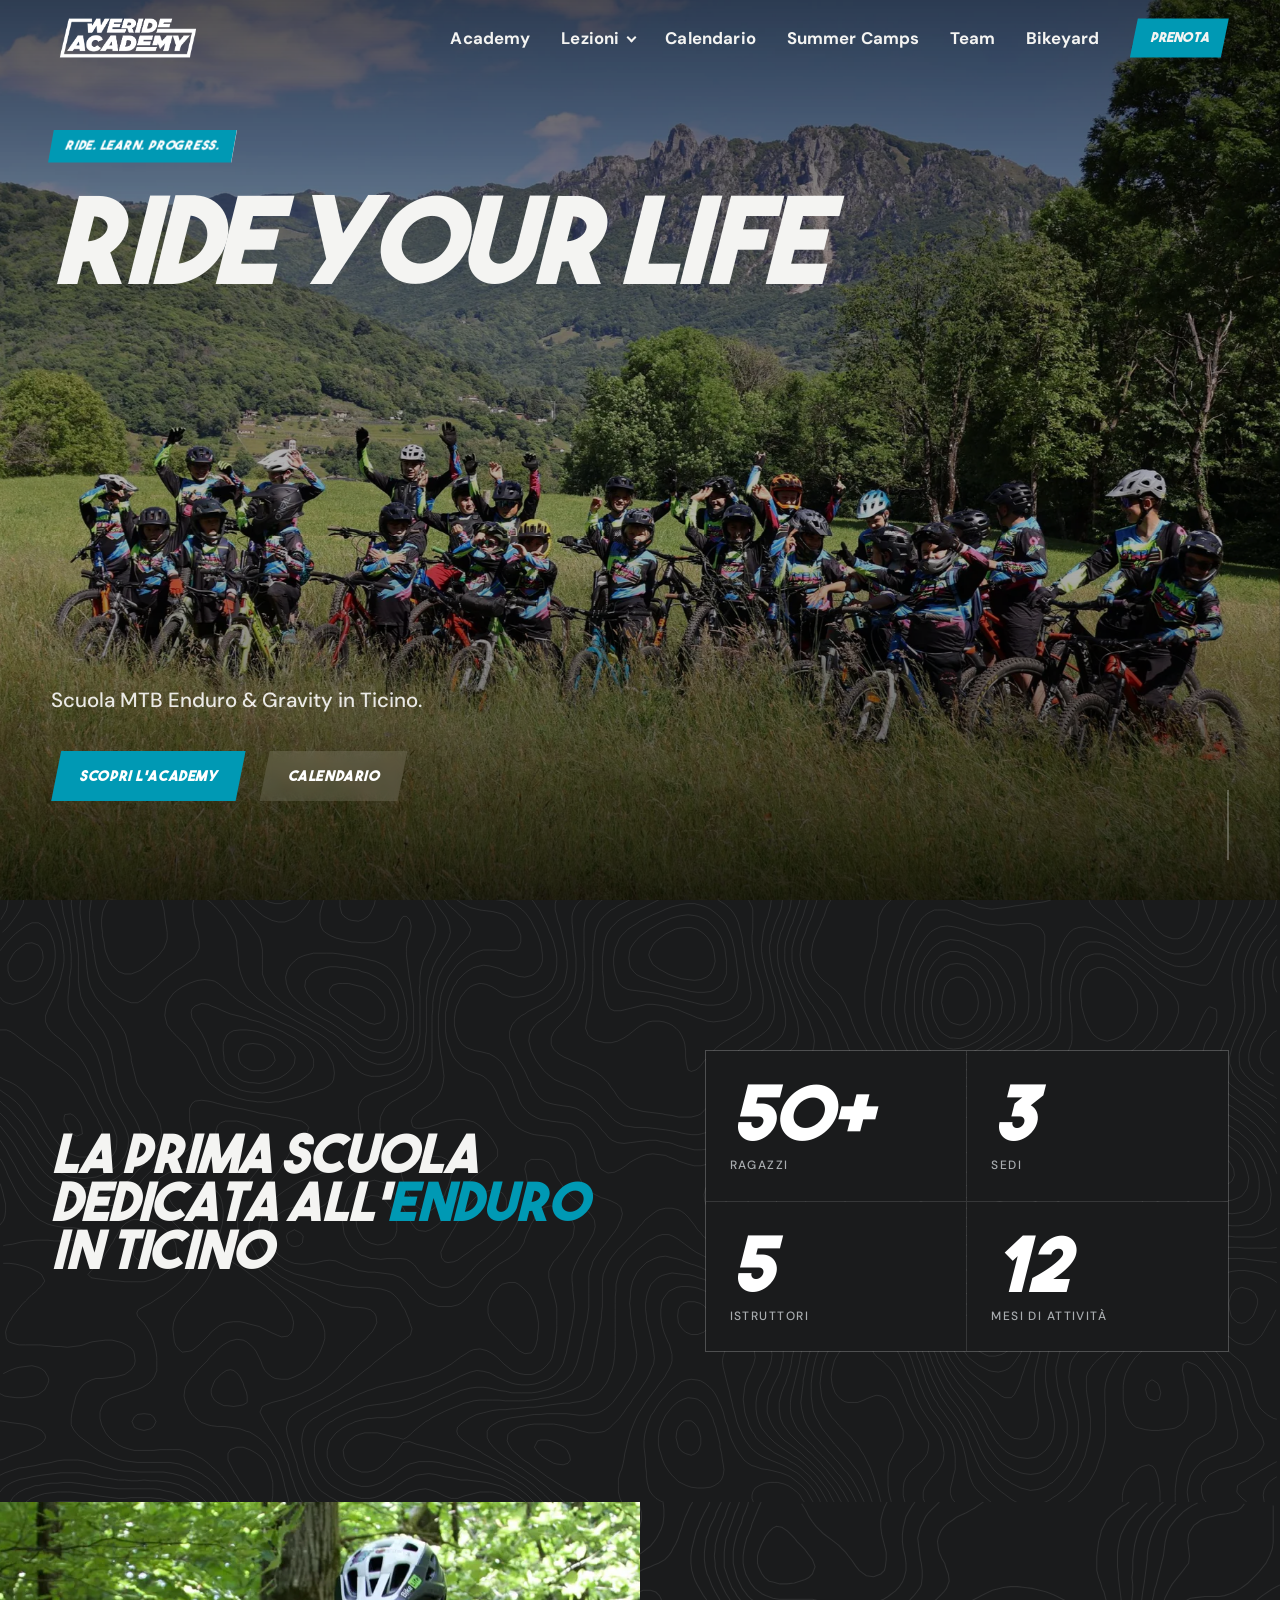
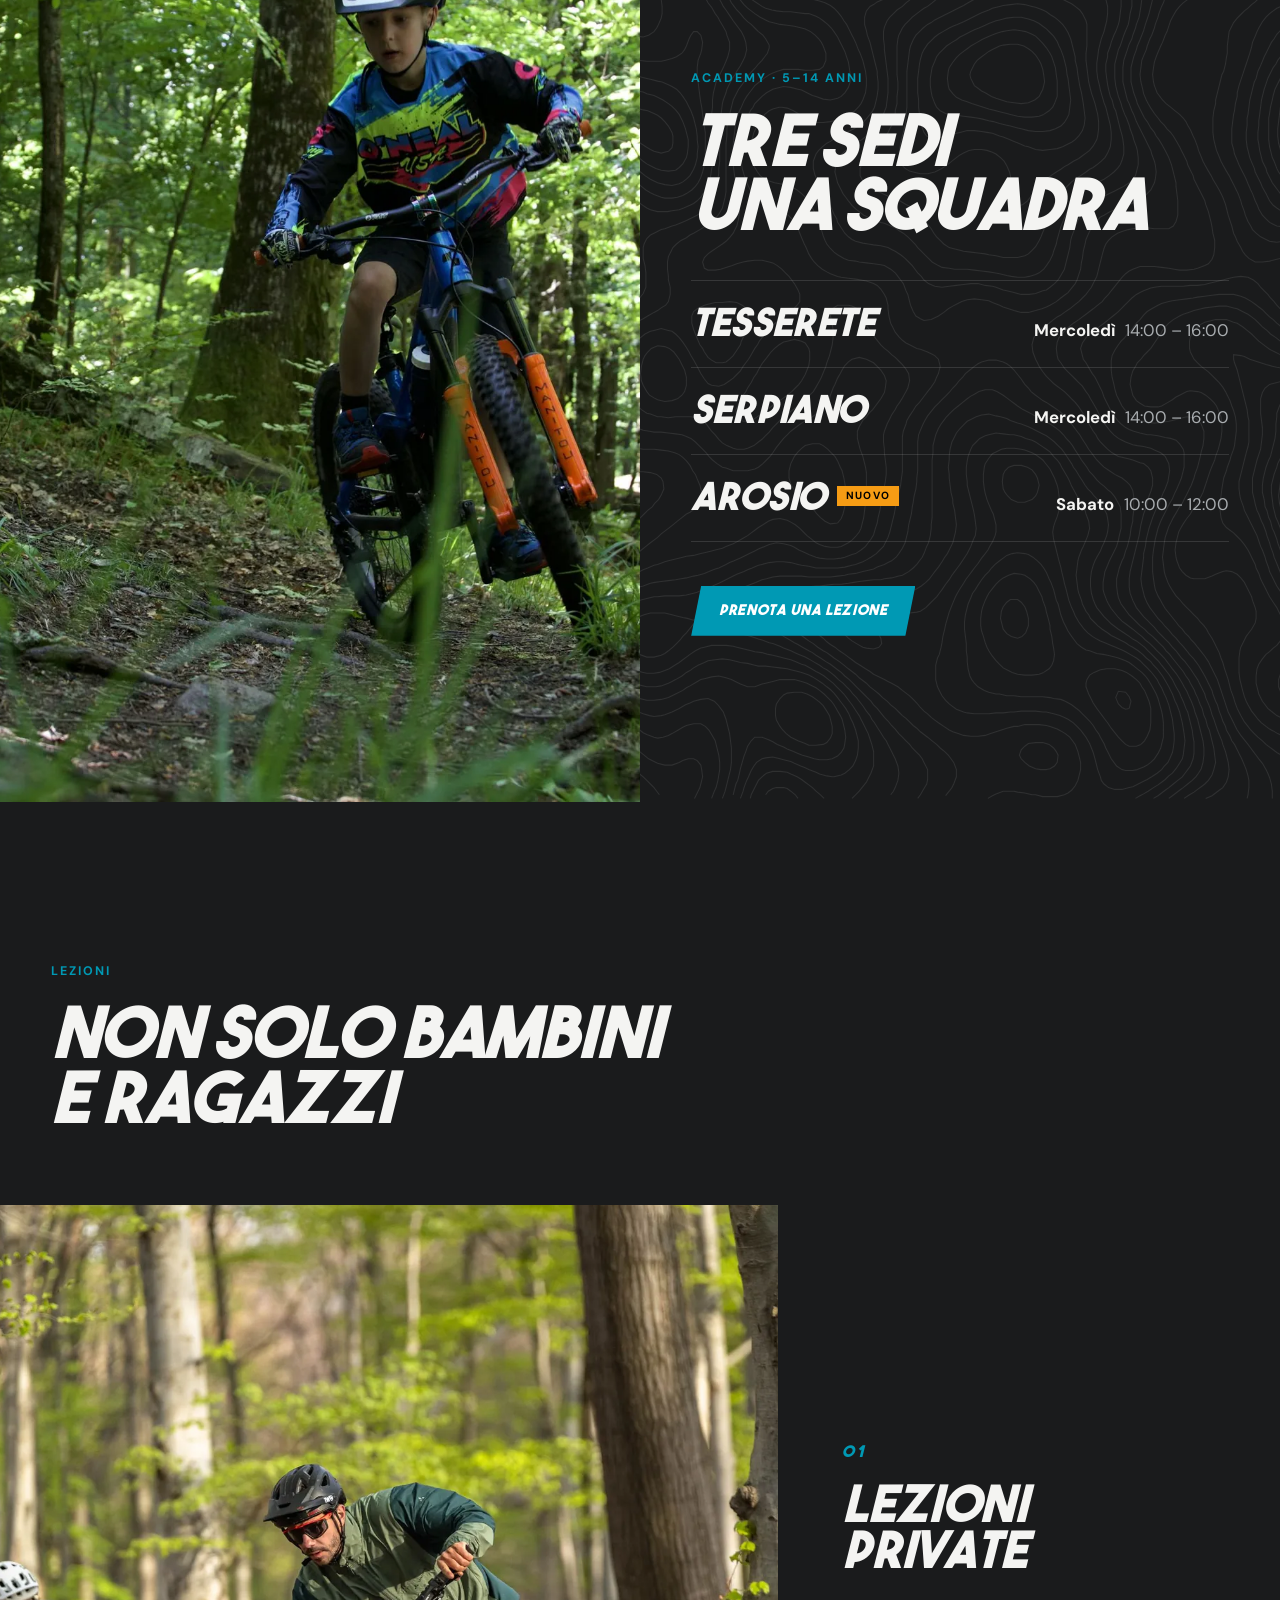
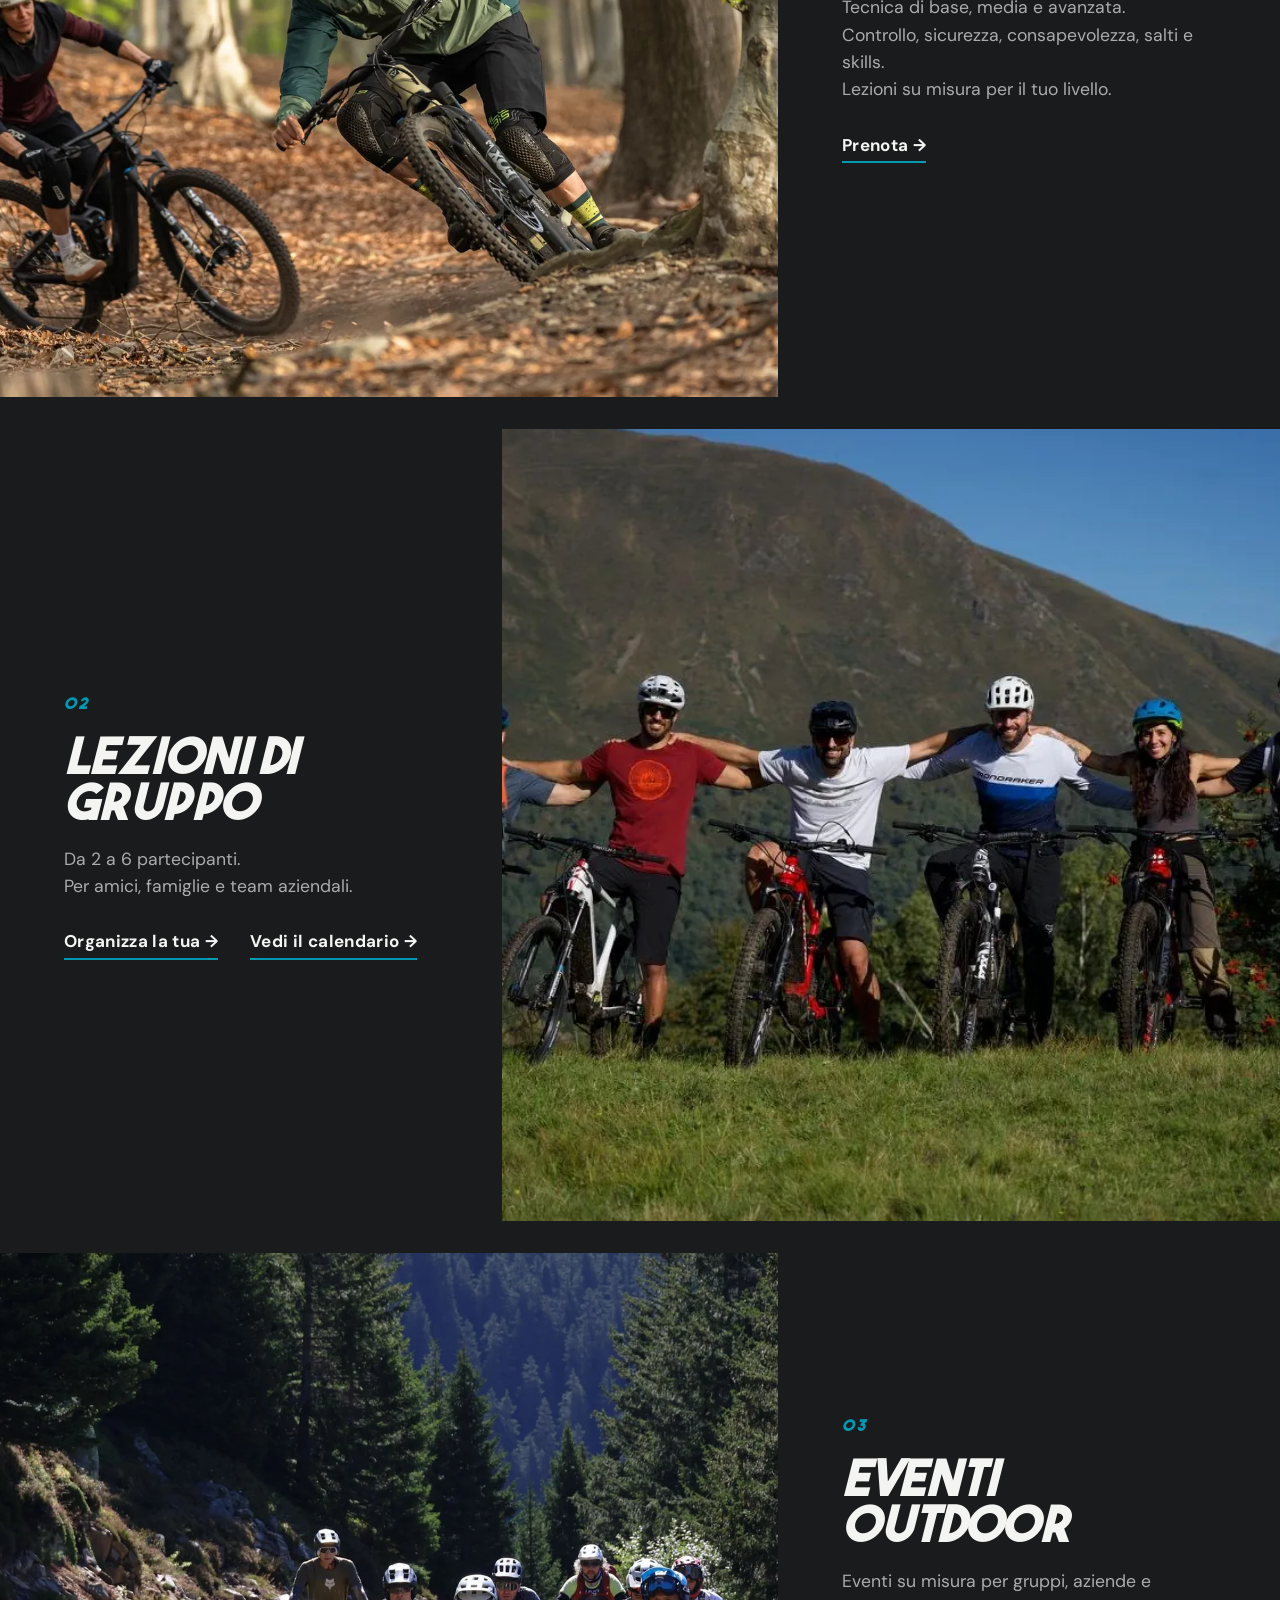
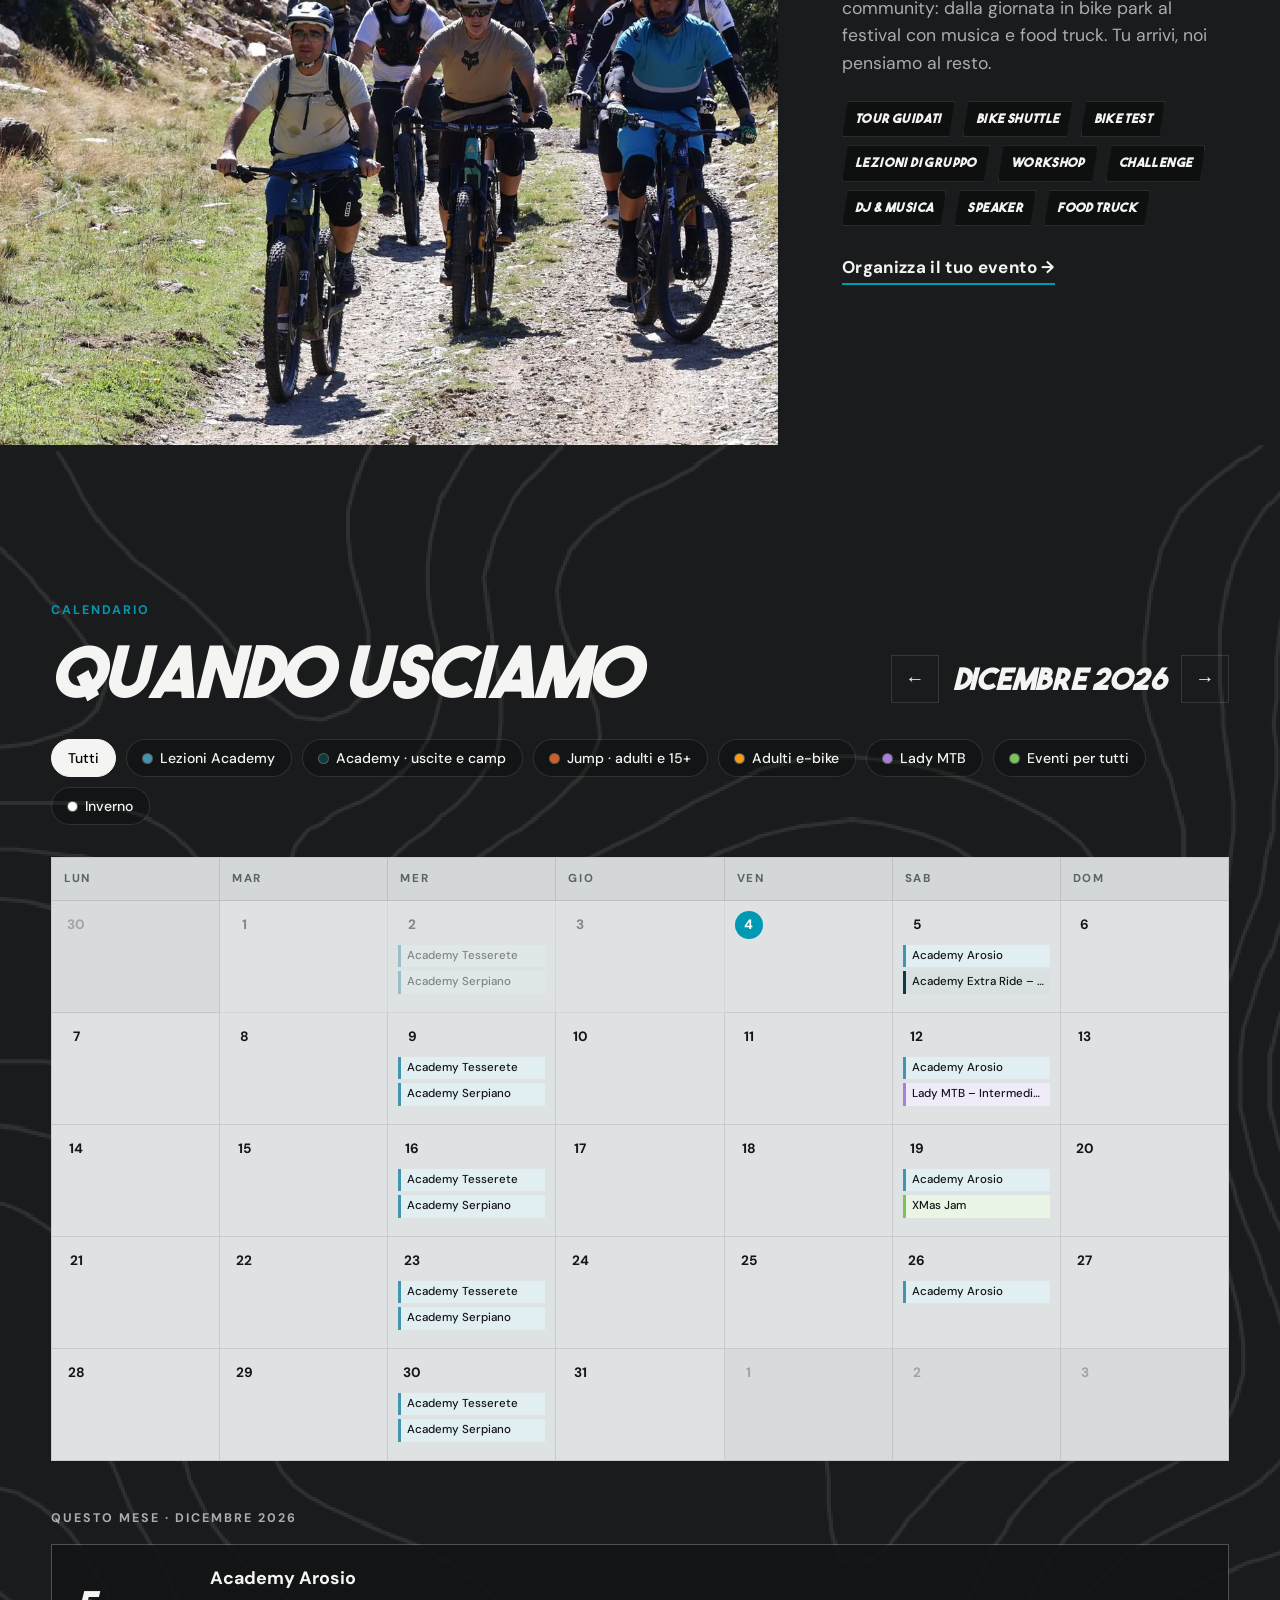
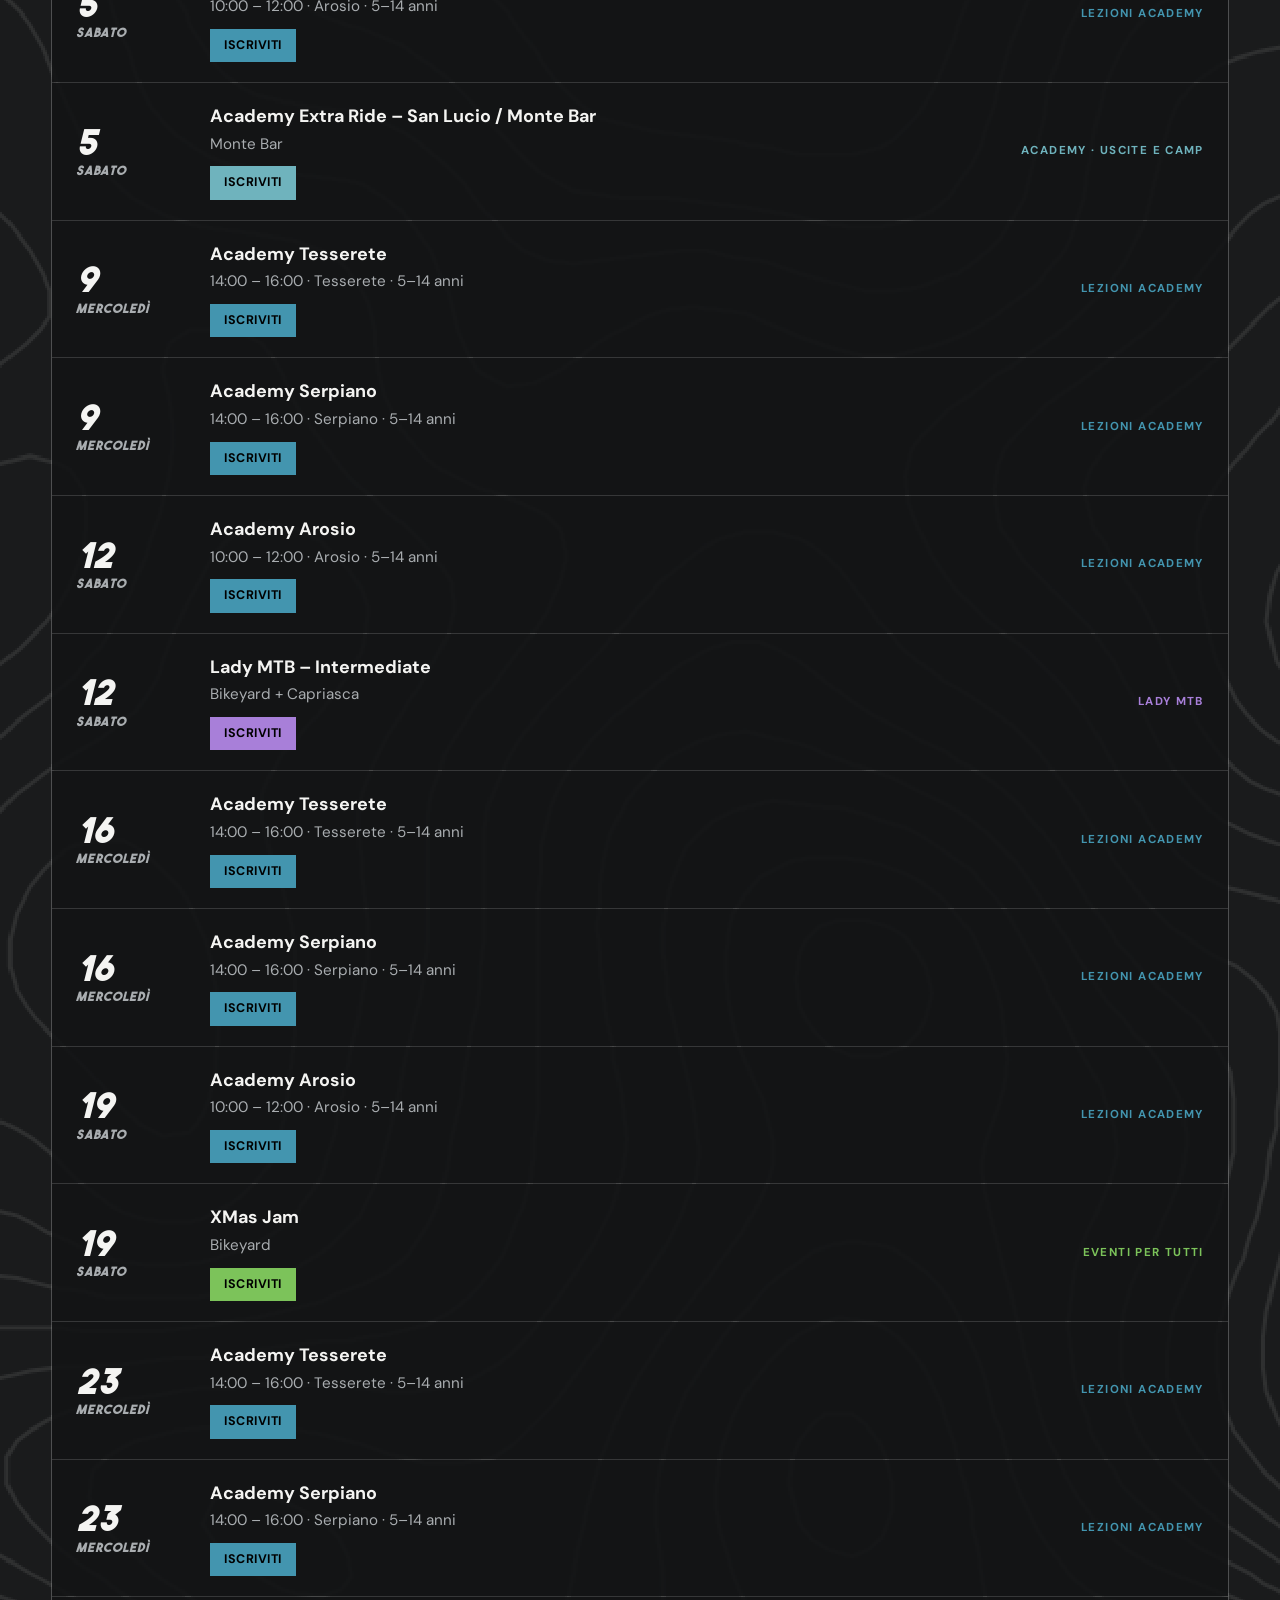
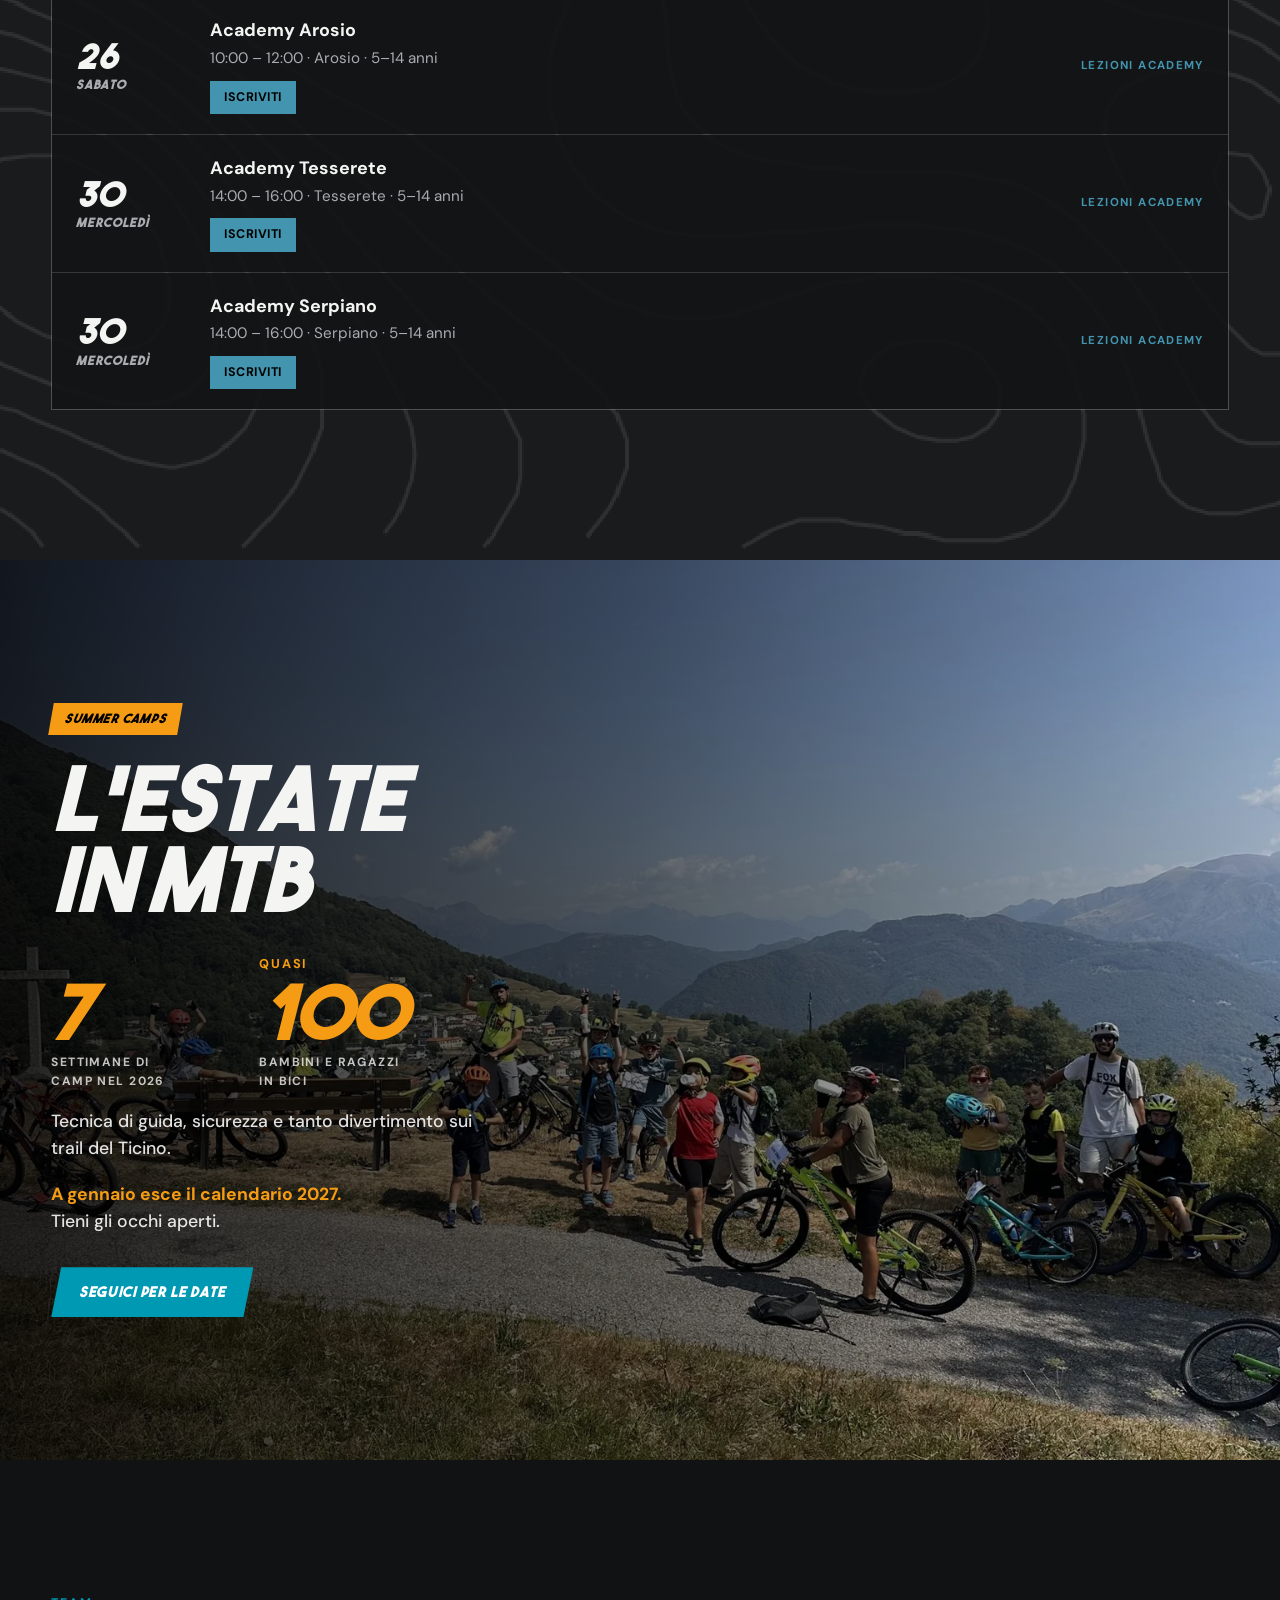
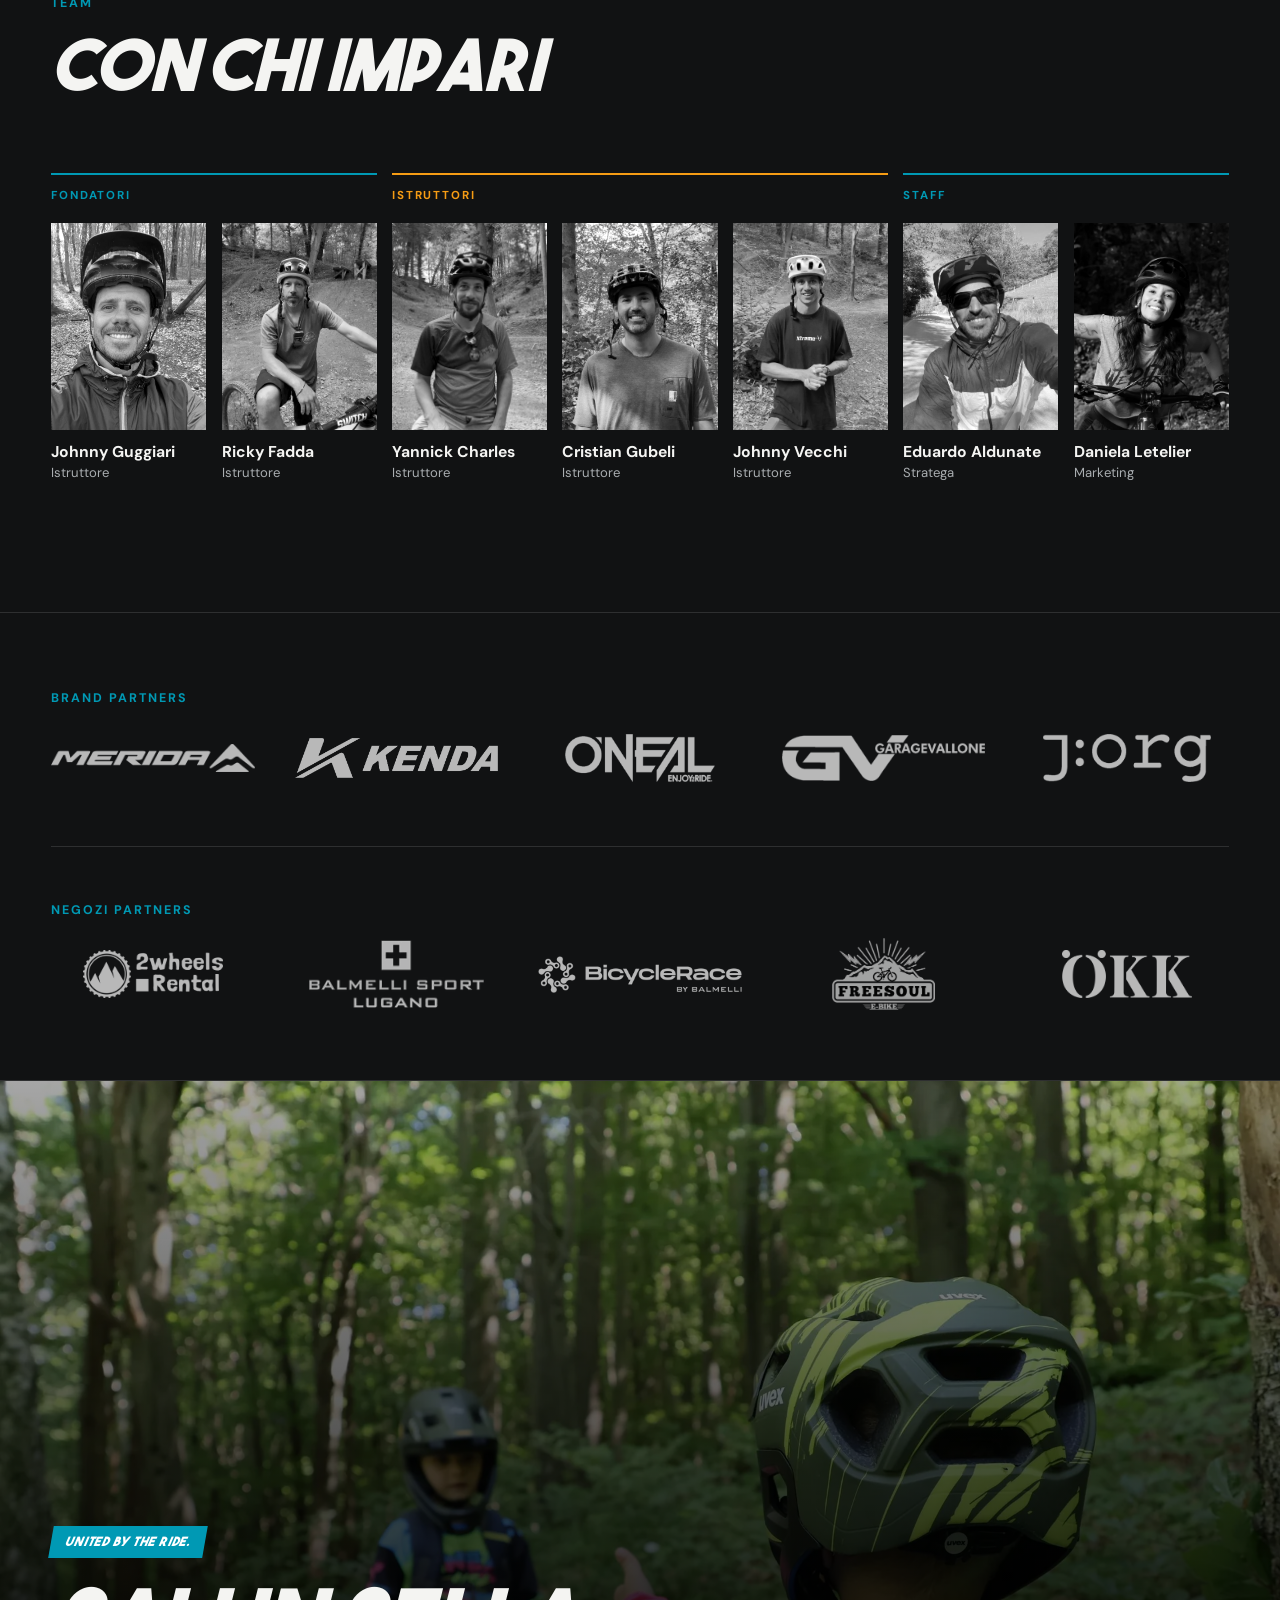
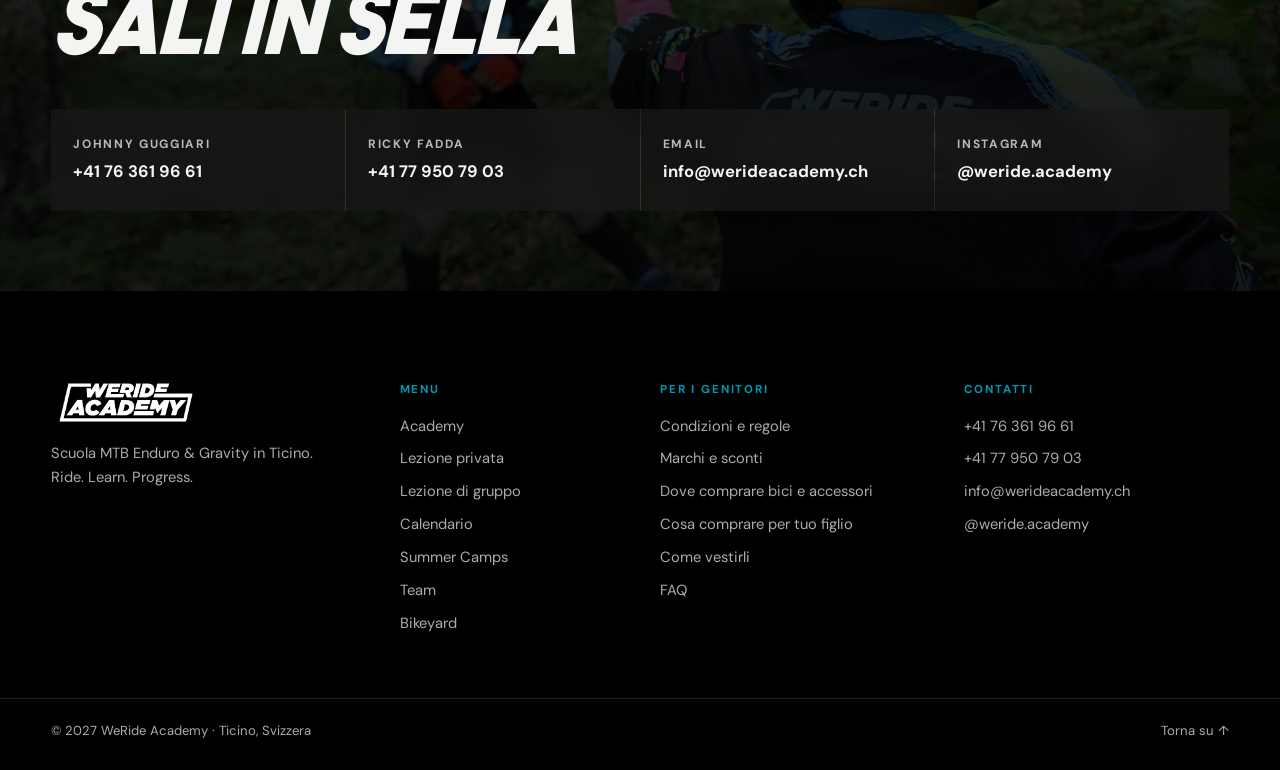
<file: index.html>
<!doctype html>
<html lang="it">
<head>
  <meta charset="utf-8">
  <meta name="viewport" content="width=device-width, initial-scale=1">
  <title>WeRide Academy · Scuola MTB Enduro in Ticino</title>
  <meta name="description" content="La prima scuola di mountain bike dedicata all'Enduro e al Gravity in Ticino. Corsi per bambini dai 5 ai 14 anni, lezioni private, summer camp, eventi outdoor e preparazione atletica.">
  <meta name="theme-color" content="#111111">
  <link rel="icon" type="image/png" href="assets/img/logo_white.png">
  <meta property="og:title" content="WeRide Academy">
  <meta property="og:description" content="Scuola MTB Enduro & Gravity in Ticino. Ride. Learn. Progress.">
  <meta property="og:image" content="assets/img/hero_home.jpg">
  <link rel="preconnect" href="https://fonts.googleapis.com">
  <link rel="preconnect" href="https://fonts.gstatic.com" crossorigin>
  <link href="https://fonts.googleapis.com/css2?family=DM+Sans:ital,wght@0,400;0,500;0,700;1,400&display=swap" rel="stylesheet">
  <link rel="preload" href="assets/fonts/theboldfont.woff2" as="font" type="font/woff2" crossorigin>
  <link rel="stylesheet" href="css/style.css">
</head>
<body>

<header class="site-header" id="top">
  <a href="#top" class="brand" aria-label="WeRide Academy, torna su">
    <img src="assets/img/logo_white.png" alt="WeRide Academy" width="160" height="46">
  </a>
  <nav class="nav" id="nav" aria-label="Principale">
    <a href="#academy">Academy</a>
    <div class="nav-item has-sub">
      <a href="#lezioni" aria-haspopup="true">Lezioni<span class="caret" aria-hidden="true"></span></a>
      <div class="submenu">
        <a href="#private">Lezione privata</a>
        <a href="#gruppo">Lezione di gruppo</a>
      </div>
    </div>
    <a href="#calendario">Calendario</a>
    <a href="#summer-camps">Summer Camps</a>
    <a href="#team">Team</a>
    <a href="bikeyard.html">Bikeyard</a>
    <a href="#contatto" class="nav-cta">Prenota</a>
  </nav>
  <button class="burger" id="burger" aria-label="Apri menu" aria-expanded="false" aria-controls="nav"><span></span><span></span></button>
</header>

<main>

  <!-- HERO -->
  <section class="hero hero-split">
    <img class="hero-img" src="assets/img/hero_home.webp" alt="I ragazzi della WeRide Academy in bici su un prato in montagna">
    <div class="hero-shade"></div>
    <div class="hero-top wrap">
      <span class="tag">Ride. Learn. Progress.</span>
      <h1 class="display display-line">Ride your life</h1>
    </div>
    <div class="hero-content wrap">
      <p class="lead">Scuola MTB Enduro &amp; Gravity in Ticino.</p>
      <div class="hero-actions">
        <a class="btn btn-primary" href="#academy">Scopri l'Academy</a>
        <a class="btn btn-ghost" href="#calendario">Calendario</a>
      </div>
    </div>
    <a class="scroll-cue" href="#academy" aria-label="Scorri giù"></a>
  </section>

  <!-- NUMERI -->
  <section class="numbers topo" id="academy">
    <div class="wrap numbers-grid">
      <p class="statement reveal">La prima scuola dedicata all'<em>Enduro</em> in Ticino</p>
      <dl class="stats reveal">
        <div><dt>50+</dt><dd>Ragazzi</dd></div>
        <div><dt>3</dt><dd>Sedi</dd></div>
        <div><dt>5</dt><dd>Istruttori</dd></div>
        <div><dt>12</dt><dd>Mesi di attività</dd></div>
      </dl>
    </div>
  </section>

  <!-- ACADEMY / SEDI -->
  <section class="academy" id="sedi">
    <div class="academy-media">
      <img src="assets/img/sedi_squadra.webp" alt="Giovane rider della WeRide Academy su un sentiero nel bosco" loading="lazy">
    </div>
    <div class="academy-body topo">
      <span class="kicker">Academy · 5–14 anni</span>
      <h2 class="title reveal">Tre sedi<br>Una squadra</h2>
      <ul class="sedi">
        <li class="sede reveal">
          <h3>Tesserete</h3>
          <p><strong>Mercoledì</strong> 14:00 – 16:00</p>
        </li>
        <li class="sede reveal">
          <h3>Serpiano</h3>
          <p><strong>Mercoledì</strong> 14:00 – 16:00</p>
        </li>
        <li class="sede reveal">
          <h3>Arosio <span class="badge">Nuovo</span></h3>
          <p><strong>Sabato</strong> 10:00 – 12:00</p>
        </li>
      </ul>
      <a class="btn btn-primary" href="mailto:info@werideacademy.ch?subject=Prenotazione%20lezione%20Academy">Prenota una lezione</a>
    </div>
  </section>

  <!-- PROGRAMMI -->
  <section class="programs" id="lezioni">
    <header class="section-head wrap">
      <span class="kicker">Lezioni</span>
      <h2 class="title reveal">Non solo bambini<br>e ragazzi</h2>
    </header>

    <article class="program" id="private">
      <figure class="program-img"><img src="assets/img/lezioni_private.webp" alt="Istruttore e allieva in discesa su un trail nel bosco" loading="lazy"></figure>
      <div class="program-text">
        <span class="num">01</span>
        <h3 class="title-sm">Lezioni private</h3>
        <p>Tecnica di base, media e avanzata.<br>Controllo, sicurezza, consapevolezza, salti e skills.<br>Lezioni su misura per il tuo livello.</p>
        <a class="link" href="mailto:info@werideacademy.ch?subject=Prenotazione%20lezione%20privata">Prenota →</a>
      </div>
    </article>

    <article class="program flip" id="gruppo">
      <figure class="program-img"><img src="assets/img/lezioni_gruppo.webp" alt="Gruppo di rider abbracciati con le bici in montagna" loading="lazy"></figure>
      <div class="program-text">
        <span class="num">02</span>
        <h3 class="title-sm">Lezioni di gruppo</h3>
        <p>Da 2 a 6 partecipanti.<br>Per amici, famiglie e team aziendali.</p>
        <div class="program-links">
          <a class="link" href="mailto:info@werideacademy.ch?subject=Prenotazione%20lezione%20di%20gruppo">Organizza la tua →</a>
          <a class="link" href="#calendario">Vedi il calendario →</a>
        </div>
      </div>
    </article>

    <article class="program" id="outdoor">
      <figure class="program-img"><img src="assets/img/eventi_outdoor.webp" alt="Gruppo di rider WeRide in uscita su un sentiero di montagna" loading="lazy"></figure>
      <div class="program-text">
        <span class="num">03</span>
        <h3 class="title-sm">Eventi outdoor</h3>
        <p>Eventi su misura per gruppi, aziende e community: dalla giornata in bike park al festival con musica e food truck. Tu arrivi, noi pensiamo al resto.</p>
        <ul class="feature-tags">
          <li>Tour guidati</li>
          <li>Bike shuttle</li>
          <li>Bike test</li>
          <li>Lezioni di gruppo</li>
          <li>Workshop</li>
          <li>Challenge</li>
          <li>DJ &amp; musica</li>
          <li>Speaker</li>
          <li>Food truck</li>
        </ul>
        <a class="link" href="#contatto">Organizza il tuo evento →</a>
      </div>
    </article>

    <article class="program flip" id="atletica" hidden>
      <figure class="program-img"><img src="assets/img/rider2.webp" alt="Rider in velocità nel bosco" loading="lazy"></figure>
      <div class="program-text">
        <span class="num">04</span>
        <h3 class="title-sm">Preparazione atletica</h3>
        <p>Allenamento specifico per le gare Enduro e Gravity. Dal primo via al podio.</p>
        <a class="link" href="#contatto">Inizia →</a>
      </div>
    </article>

    <article class="program winter" id="inverno" hidden>
      <figure class="program-img"><img src="assets/img/bikeyard_forest.webp" alt="Trail nel bosco in inverno" loading="lazy"></figure>
      <div class="program-text">
        <span class="num">05</span>
        <h3 class="title-sm">Inverno</h3>
        <p>La stagione non si ferma. Forza, equilibrio e uscite invernali per arrivare pronti a primavera.</p>
        <a class="link" href="#calendario">Programma invernale →</a>
      </div>
    </article>
  </section>

  <!-- CALENDARIO -->
  <section class="calendar topo" id="calendario">
    <div class="wrap">
      <header class="cal-head">
        <div>
          <span class="kicker">Calendario</span>
          <h2 class="title reveal">Quando usciamo</h2>
        </div>
        <div class="cal-nav">
          <button class="icon-btn" id="calPrev" aria-label="Mese precedente">←</button>
          <p class="cal-month" id="calMonth" aria-live="polite"></p>
          <button class="icon-btn" id="calNext" aria-label="Mese successivo">→</button>
        </div>
      </header>

      <div class="chips" id="calFilters" role="group" aria-label="Filtra per tipo"></div>

      <div class="cal-grid" id="calGrid"></div>
      <h3 class="agenda-title" id="calAgendaTitle"></h3>
      <ol class="agenda" id="calAgenda"></ol>
    </div>
  </section>

  <!-- SUMMER CAMPS -->
  <section class="camps" id="summer-camps">
    <img src="assets/img/summer_camps.webp" alt="I ragazzi del Summer Camp con le bici sopra la Capriasca" loading="lazy">
    <div class="camps-shade"></div>
    <div class="camps-content wrap">
      <span class="tag tag-amber">Summer Camps</span>
      <h2 class="display-md">L'estate<br>in MTB</h2>
      <dl class="camps-stats">
        <div><dt>7</dt><dd>Settimane di camp nel 2026</dd></div>
        <div><dt><small>quasi</small>100</dt><dd>Bambini e ragazzi in bici</dd></div>
      </dl>
      <p>Tecnica di guida, sicurezza e tanto divertimento sui trail del Ticino.</p>
      <p class="camps-note"><strong>A gennaio esce il calendario 2027.</strong><br>Tieni gli occhi aperti.</p>
      <a class="btn btn-primary" href="https://www.instagram.com/weride.academy" target="_blank" rel="noopener">Seguici per le date</a>
    </div>
  </section>

  <!-- TEAM -->
  <section class="team" id="team">
    <div class="wrap">
      <header class="section-head">
        <span class="kicker">Team</span>
        <h2 class="title reveal">Con chi impari</h2>
      </header>

      <div class="team-strip">
        <div class="team-group" style="--n:2">
          <span class="group-label">Fondatori</span>
          <ul>
          <li class="member reveal">
            <div class="member-photo"><img src="assets/img/team_johnny.webp" alt="Johnny Guggiari" loading="lazy"></div>
            <h3>Johnny Guggiari</h3><p>Istruttore</p>
          </li>
          <li class="member reveal">
            <div class="member-photo"><img src="assets/img/team_ricky.webp" alt="Ricky Fadda" loading="lazy"></div>
            <h3>Ricky Fadda</h3><p>Istruttore</p>
          </li>
          </ul>
        </div>
        <div class="team-group" style="--n:3">
          <span class="group-label">Istruttori</span>
          <ul>
          <li class="member reveal">
            <div class="member-photo"><img src="assets/img/team_yannick.webp" alt="Yannick Charles" loading="lazy"></div>
            <h3>Yannick Charles</h3><p>Istruttore</p>
          </li>
          <li class="member reveal">
            <div class="member-photo"><img src="assets/img/team_cristian.webp" alt="Cristian Gubeli" loading="lazy"></div>
            <h3>Cristian Gubeli</h3><p>Istruttore</p>
          </li>
          <li class="member reveal">
            <div class="member-photo"><img src="assets/img/team_vecchi.webp" alt="Johnny Vecchi" loading="lazy"></div>
            <h3>Johnny Vecchi</h3><p>Istruttore</p>
          </li>
          </ul>
        </div>
        <div class="team-group" style="--n:2">
          <span class="group-label">Staff</span>
          <ul>
          <li class="member reveal">
            <div class="member-photo"><img src="assets/img/team_eduardo.webp" alt="Eduardo Aldunate" loading="lazy"></div>
            <h3>Eduardo Aldunate</h3><p>Stratega</p>
          </li>
          <li class="member reveal">
            <div class="member-photo"><img src="assets/img/team_daniela.webp" alt="Daniela Letelier" loading="lazy"></div>
            <h3>Daniela Letelier</h3><p>Marketing</p>
          </li>
          </ul>
        </div>
      </div>
    </div>
  </section>

  <!-- PARTNER -->
  <section class="sponsors">
    <div class="wrap">
      <div class="partner-group">
        <span class="kicker">Brand partners</span>
        <ul class="sponsor-row">
          <li><img src="assets/sponsors/merida.png" alt="Merida" loading="lazy"></li>
          <li><img src="assets/sponsors/kenda.png" alt="Kenda" loading="lazy"></li>
          <li><img src="assets/sponsors/oneal.png" alt="O'Neal" loading="lazy"></li>
          <li><img src="assets/sponsors/garagevallone.png" alt="Garage Vallone" loading="lazy"></li>
          <li><img src="assets/sponsors/joerg.png" alt="Jörg" loading="lazy"></li>
        </ul>
      </div>
      <div class="partner-group">
        <span class="kicker">Negozi partners</span>
        <ul class="sponsor-row">
          <li><a href="https://2wheelsrental.com" target="_blank" rel="noopener"><img src="assets/sponsors/2wheels.png" alt="2wheels Rental" loading="lazy"></a></li>
          <li class="logo-lg"><a href="https://www.balmelli-sport.ch/" target="_blank" rel="noopener"><img src="assets/sponsors/balmelli.png" alt="Balmelli Sport Lugano" loading="lazy"></a></li>
          <li><a href="https://bicyclerace.ch/" target="_blank" rel="noopener"><img src="assets/sponsors/bicyclerace.png" alt="BicycleRace by Balmelli Lugano" loading="lazy"></a></li>
          <li class="logo-invert"><a href="https://www.ebikefreesoul.ch/" target="_blank" rel="noopener"><img src="assets/sponsors/freesoul.png" alt="Freesoul E-Bike Balerna" loading="lazy"></a></li>
          <!-- Velo Café nascosto per il momento
          <li><a href="https://velo-cafe.cc/" target="_blank" rel="noopener"><img src="assets/sponsors/velocafe.png" alt="Velo Café Giubiasco" loading="lazy"></a></li>
          -->
          <li><img src="assets/sponsors/oekk.png" alt="ÖKK" loading="lazy"></li>
        </ul>
      </div>
    </div>
  </section>

  <!-- CONTATTO -->
  <section class="contact" id="contatto">
    <img class="contact-bg" src="assets/img/contatto_home.webp" alt="" loading="lazy">
    <div class="contact-shade"></div>
    <div class="wrap contact-inner">
      <span class="tag">United by the ride.</span>
      <h2 class="display-md">Sali in sella</h2>
      <div class="contact-cards">
        <a class="contact-card" href="https://wa.me/41763619661" target="_blank" rel="noopener">
          <span>Johnny Guggiari</span><strong>+41 76 361 96 61</strong>
        </a>
        <a class="contact-card" href="https://wa.me/41779507903" target="_blank" rel="noopener">
          <span>Ricky Fadda</span><strong>+41 77 950 79 03</strong>
        </a>
        <a class="contact-card" href="mailto:info@werideacademy.ch">
          <span>Email</span><strong>info@werideacademy.ch</strong>
        </a>
        <a class="contact-card" href="https://www.instagram.com/weride.academy" target="_blank" rel="noopener">
          <span>Instagram</span><strong>@weride.academy</strong>
        </a>
      </div>
    </div>
  </section>

</main>

<footer class="site-footer">
  <div class="wrap footer-grid">
    <div class="footer-brand">
      <img src="assets/img/logo_white.png" alt="WeRide Academy" width="150" height="43">
      <p>Scuola MTB Enduro &amp; Gravity in Ticino.<br>Ride. Learn. Progress.</p>
    </div>
    <nav class="footer-col" aria-label="Menu">
      <h4>Menu</h4>
      <a href="#academy">Academy</a>
      <a href="#private">Lezione privata</a>
      <a href="#gruppo">Lezione di gruppo</a>
      <a href="#calendario">Calendario</a>
      <a href="#summer-camps">Summer Camps</a>
      <a href="#team">Team</a>
      <a href="bikeyard.html">Bikeyard</a>
    </nav>
    <nav class="footer-col" aria-label="Info per i genitori">
      <h4>Per i genitori</h4>
      <a href="genitori.html#regole">Condizioni e regole</a>
      <a href="genitori.html#marchi">Marchi e sconti</a>
      <a href="genitori.html#negozi">Dove comprare bici e accessori</a>
      <a href="genitori.html#attrezzatura">Cosa comprare per tuo figlio</a>
      <a href="genitori.html#abbigliamento">Come vestirli</a>
      <a href="assets/docs/WeRide_Academy_FAQ.pdf" target="_blank" rel="noopener">FAQ</a>
    </nav>
    <div class="footer-col">
      <h4>Contatti</h4>
      <a href="https://wa.me/41763619661" target="_blank" rel="noopener">+41 76 361 96 61</a>
      <a href="https://wa.me/41779507903" target="_blank" rel="noopener">+41 77 950 79 03</a>
      <a href="mailto:info@werideacademy.ch">info@werideacademy.ch</a>
      <a href="https://www.instagram.com/weride.academy" target="_blank" rel="noopener">@weride.academy</a>
    </div>
  </div>
  <div class="wrap footer-bottom">
    <p>© <span id="year"></span> WeRide Academy · Ticino, Svizzera</p>
    <a href="#top">Torna su ↑</a>
  </div>
</footer>

<script src="js/calendar-data.js"></script>
<script src="js/main.js"></script>
</body>
</html>
</file>
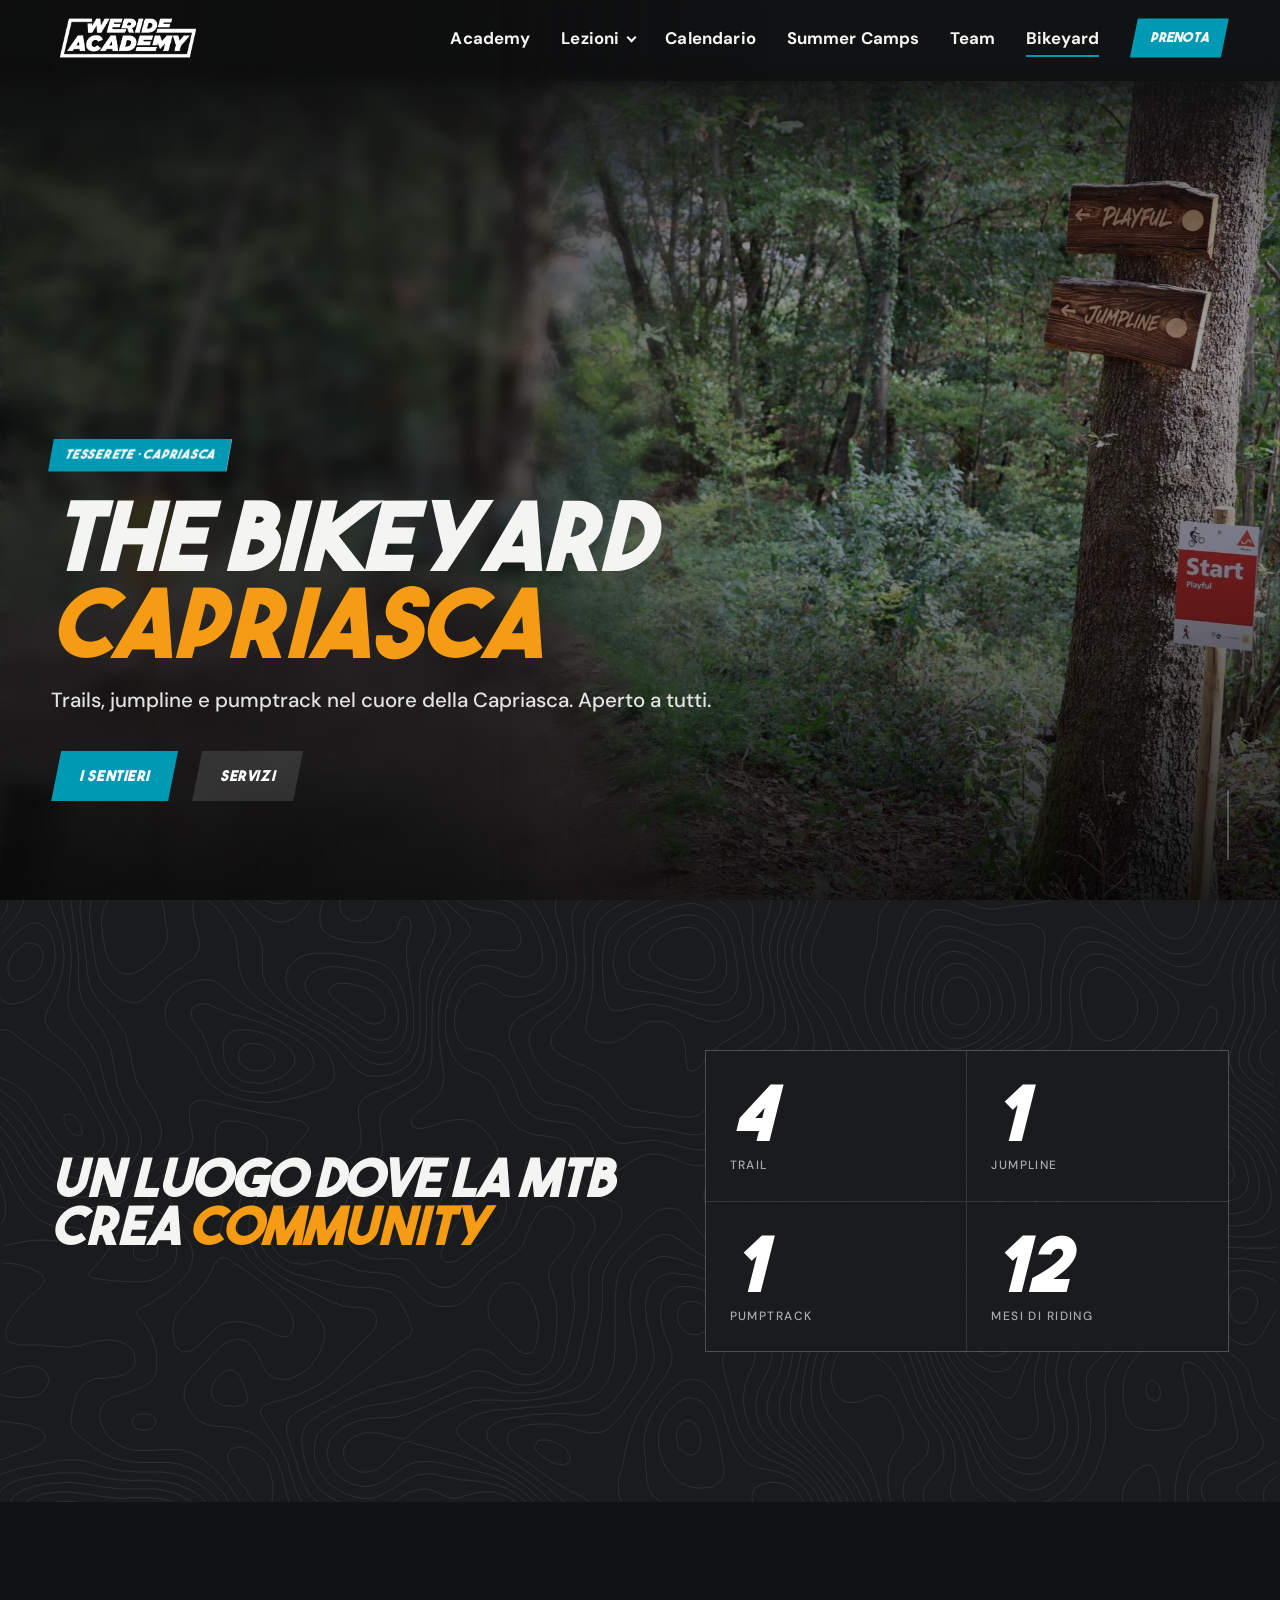
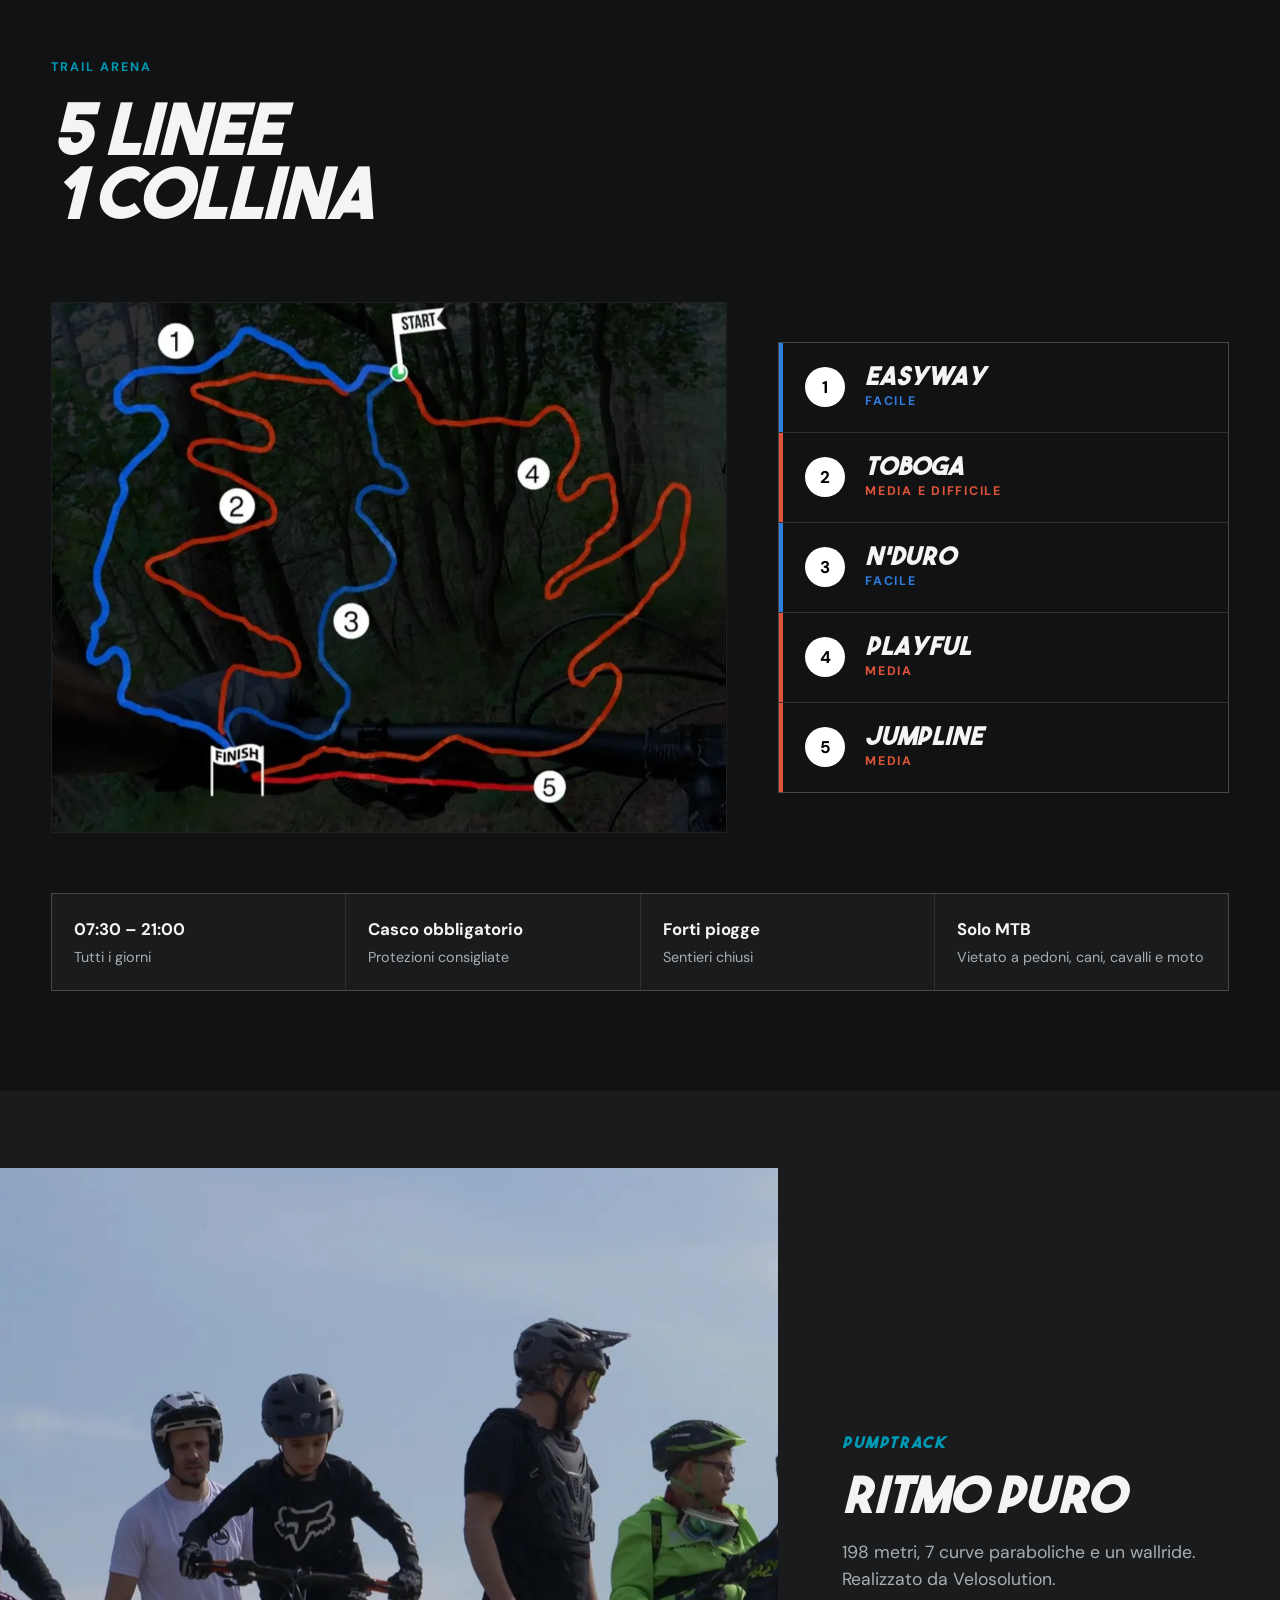
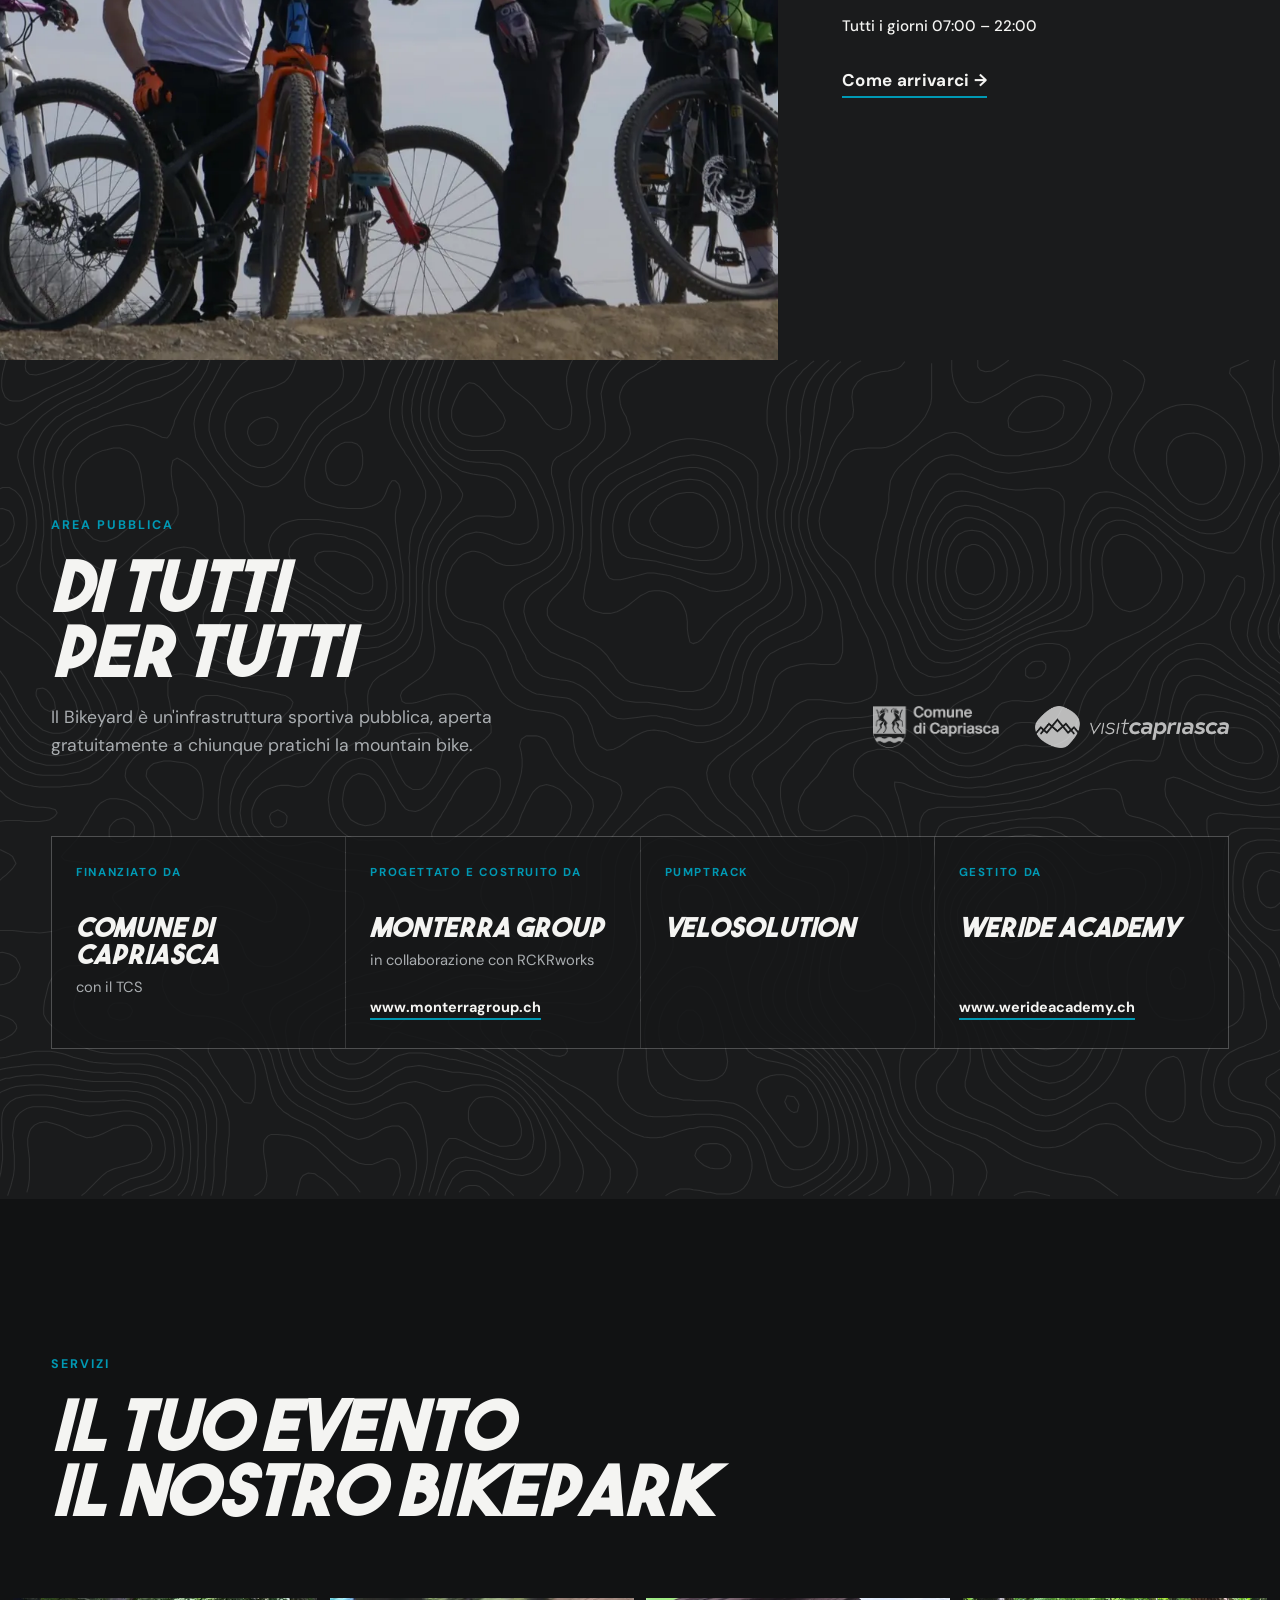
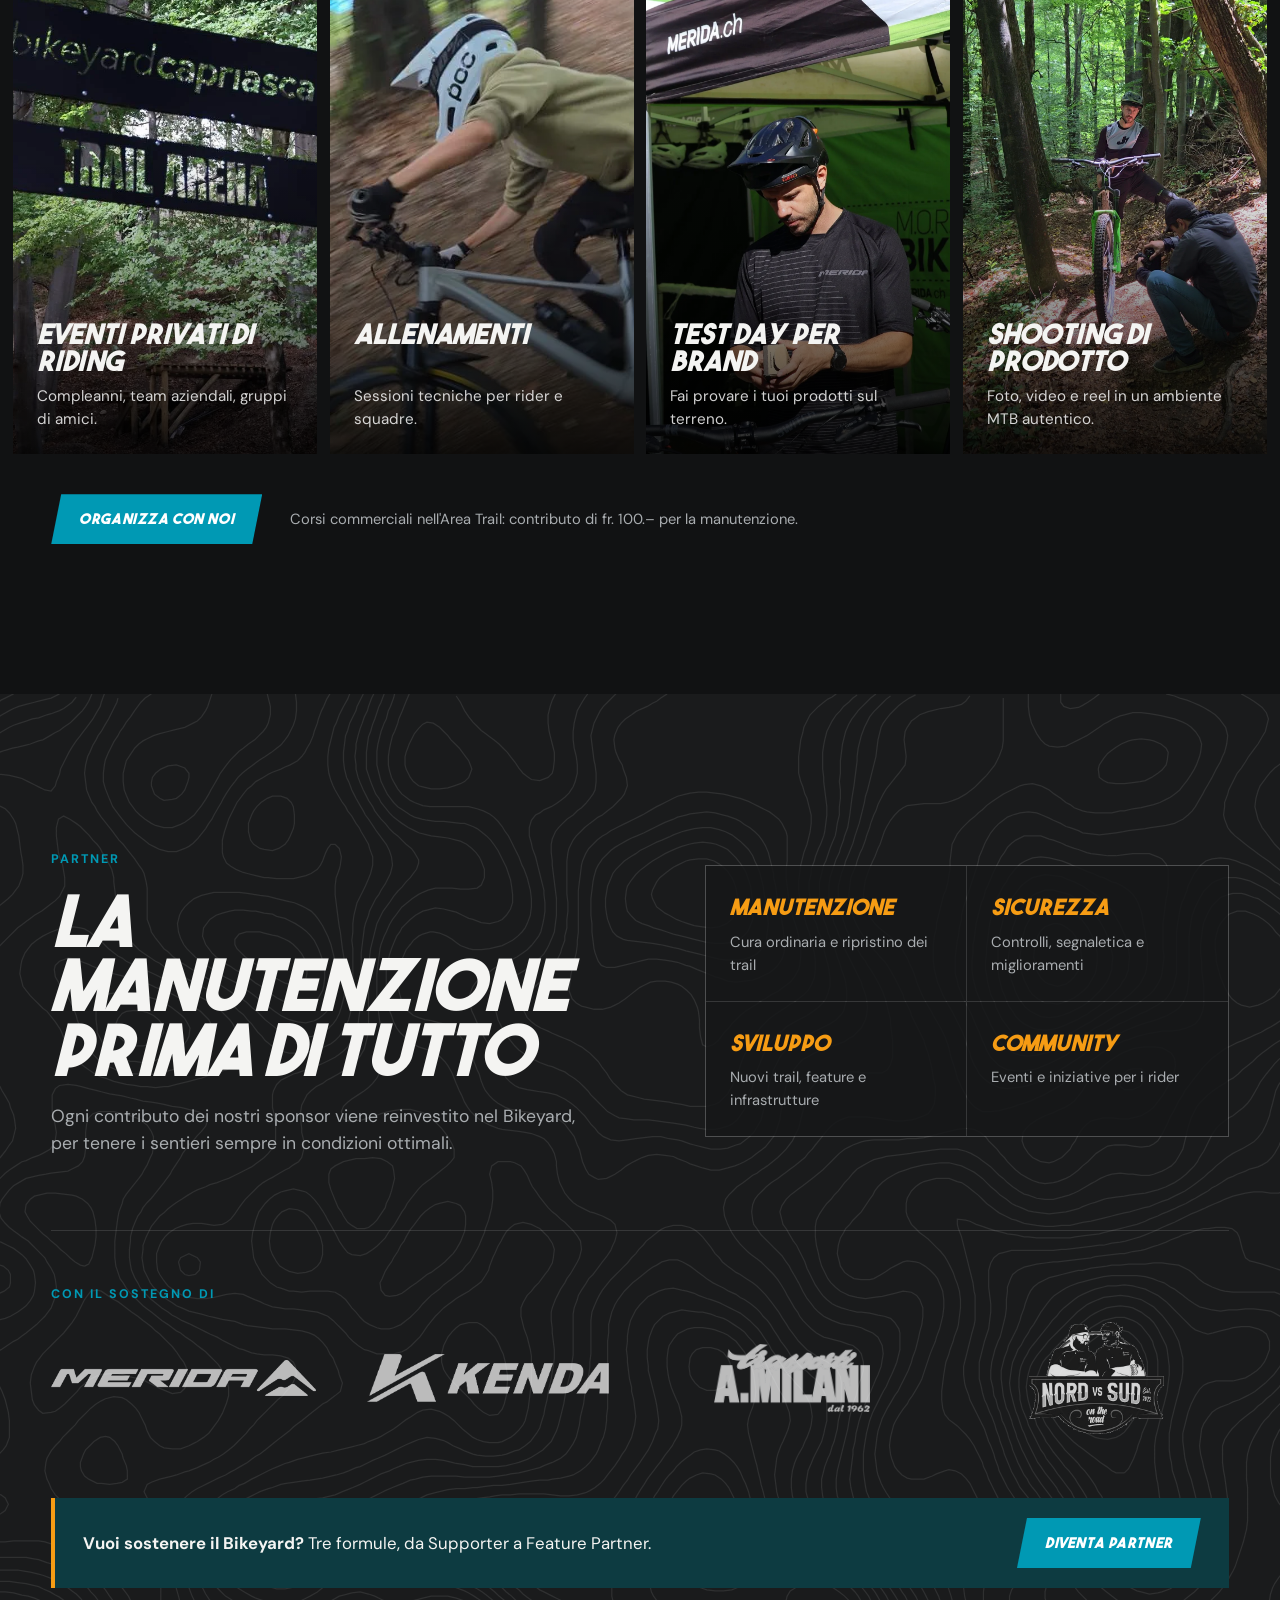
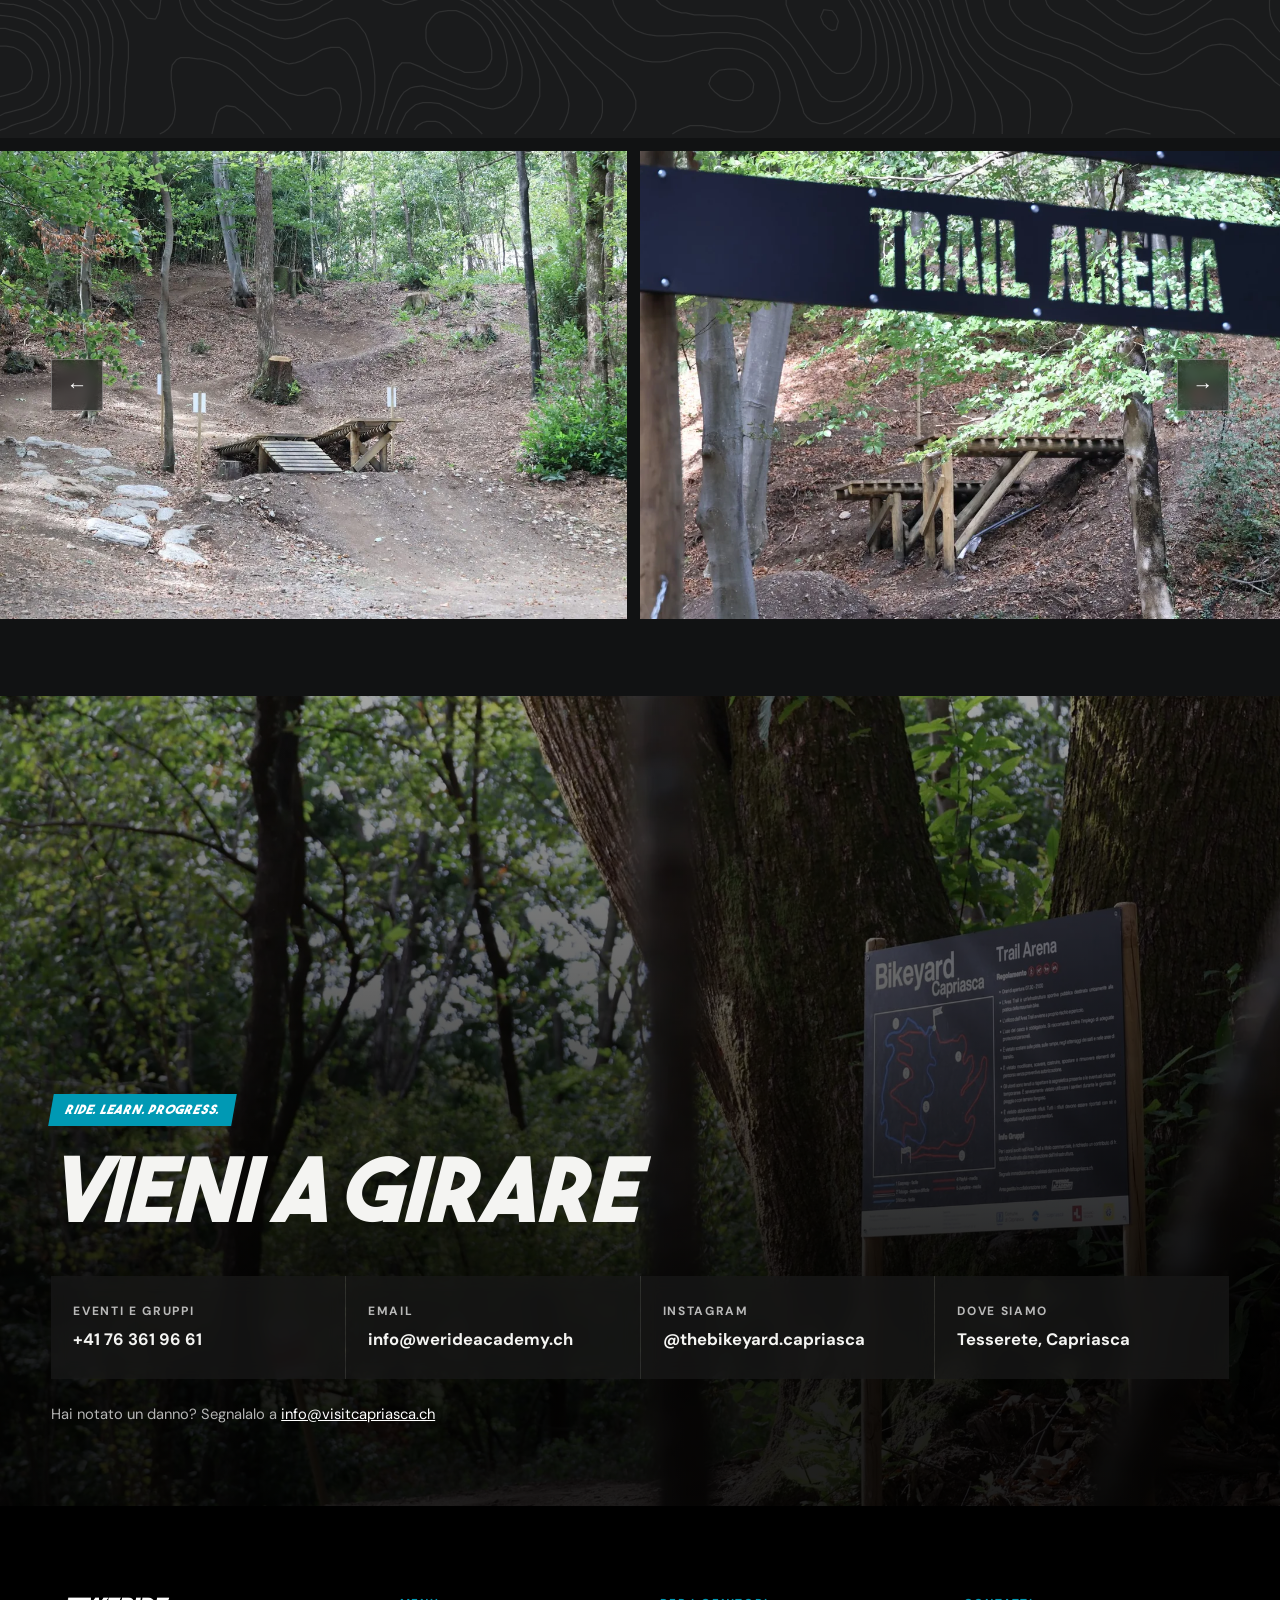
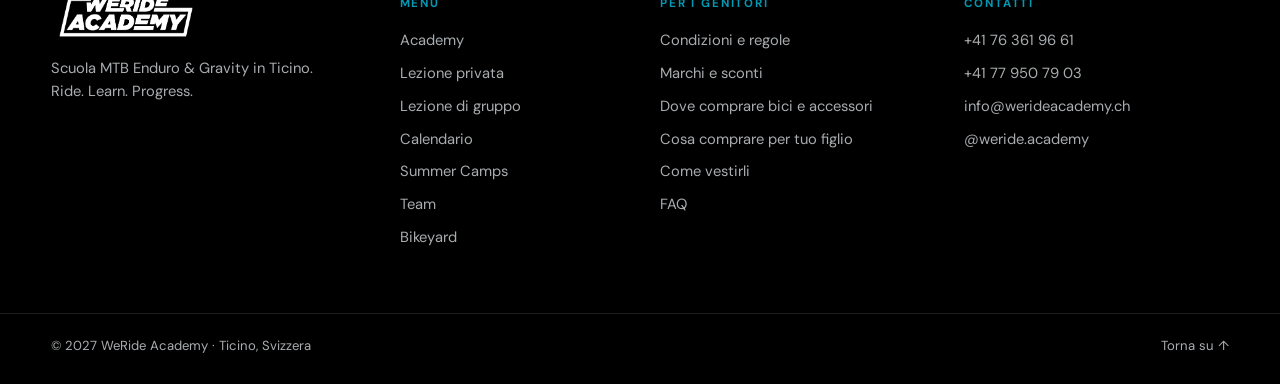
<file: bikeyard.html>
<!doctype html>
<html lang="it">
<head>
  <meta charset="utf-8">
  <meta name="viewport" content="width=device-width, initial-scale=1">
  <title>The Bikeyard Capriasca · WeRide Academy</title>
  <meta name="description" content="The Bikeyard Capriasca a Tesserete: Trail Arena con 4 trail, una jumpline e il pumptrack Velosolution. Area pubblica gestita da WeRide Academy. Eventi privati, allenamenti, test day e shooting.">
  <meta name="theme-color" content="#111111">
  <link rel="icon" type="image/png" href="assets/img/logo_white.png">
  <meta property="og:title" content="The Bikeyard Capriasca">
  <meta property="og:description" content="Trail, jumpline e pumptrack nel cuore della Capriasca.">
  <meta property="og:image" content="assets/img/bikeyard_banner.jpg">
  <link rel="preconnect" href="https://fonts.googleapis.com">
  <link rel="preconnect" href="https://fonts.gstatic.com" crossorigin>
  <link href="https://fonts.googleapis.com/css2?family=DM+Sans:ital,wght@0,400;0,500;0,700;1,400&display=swap" rel="stylesheet">
  <link rel="preload" href="assets/fonts/theboldfont.woff2" as="font" type="font/woff2" crossorigin>
  <link rel="stylesheet" href="css/style.css">
</head>
<body>

<header class="site-header" id="top">
  <a href="index.html" class="brand" aria-label="WeRide Academy, home">
    <img src="assets/img/logo_white.png" alt="WeRide Academy" width="160" height="46">
  </a>
  <nav class="nav" id="nav" aria-label="Principale">
    <a href="index.html#academy">Academy</a>
    <div class="nav-item has-sub">
      <a href="index.html#lezioni" aria-haspopup="true">Lezioni<span class="caret" aria-hidden="true"></span></a>
      <div class="submenu">
        <a href="index.html#private">Lezione privata</a>
        <a href="index.html#gruppo">Lezione di gruppo</a>
      </div>
    </div>
    <a href="index.html#calendario">Calendario</a>
    <a href="index.html#summer-camps">Summer Camps</a>
    <a href="index.html#team">Team</a>
    <a href="bikeyard.html" class="active" aria-current="page">Bikeyard</a>
    <a href="#contatto" class="nav-cta">Prenota</a>
  </nav>
  <button class="burger" id="burger" aria-label="Apri menu" aria-expanded="false" aria-controls="nav"><span></span><span></span></button>
</header>

<main>

  <!-- HERO -->
  <section class="hero hero-dark">
    <img class="hero-img" src="assets/img/bikeyard_banner.webp" alt="Le strutture in legno del Bikeyard nel bosco di Tesserete">
    <div class="hero-shade"></div>
    <div class="hero-blur" aria-hidden="true"></div>
    <div class="hero-content wrap">
      <span class="tag">Tesserete · Capriasca</span>
      <h1 class="display display-sm">The Bikeyard<br><span class="accent-amber">Capriasca</span></h1>
      <p class="lead">Trails, jumpline e pumptrack nel cuore della Capriasca. Aperto a tutti.</p>
      <div class="hero-actions">
        <a class="btn btn-primary" href="#sentieri">I sentieri</a>
        <a class="btn btn-ghost" href="#servizi">Servizi</a>
      </div>
    </div>
    <a class="scroll-cue" href="#intro" aria-label="Scorri giù"></a>
  </section>

  <!-- INTRO -->
  <section class="numbers topo" id="intro">
    <div class="wrap numbers-grid">
      <p class="statement reveal">Un luogo dove la MTB crea <em class="em-amber">community</em></p>
      <dl class="stats reveal">
        <div><dt>4</dt><dd>Trail</dd></div>
        <div><dt>1</dt><dd>Jumpline</dd></div>
        <div><dt>1</dt><dd>Pumptrack</dd></div>
        <div><dt>12</dt><dd>Mesi di riding</dd></div>
      </dl>
    </div>
  </section>

  <!-- SENTIERI -->
  <section class="trails" id="sentieri">
    <div class="wrap">
      <header class="section-head">
        <span class="kicker">Trail Arena</span>
        <h2 class="title reveal">5 linee<br>1 collina</h2>
      </header>

      <div class="trails-grid">
        <figure class="trail-map reveal">
          <img src="assets/img/bikeyard_map.webp" alt="Mappa della Trail Arena con i 5 sentieri, partenza e arrivo" loading="lazy">
        </figure>

        <ol class="trail-list">
          <li class="reveal" style="--c:var(--t-easy)"><span class="t-num">1</span><div><h3>Easyway</h3><p>Facile</p></div></li>
          <li class="reveal" style="--c:var(--t-mid)"><span class="t-num">2</span><div><h3>Toboga</h3><p>Media e difficile</p></div></li>
          <li class="reveal" style="--c:var(--t-easy)"><span class="t-num">3</span><div><h3>N'duro</h3><p>Facile</p></div></li>
          <li class="reveal" style="--c:var(--t-mid)"><span class="t-num">4</span><div><h3>Playful</h3><p>Media</p></div></li>
          <li class="reveal" style="--c:var(--t-mid)"><span class="t-num">5</span><div><h3>Jumpline</h3><p>Media</p></div></li>
        </ol>
      </div>

      <ul class="rules">
        <li><strong>07:30 – 21:00</strong><span>Tutti i giorni</span></li>
        <li><strong>Casco obbligatorio</strong><span>Protezioni consigliate</span></li>
        <li><strong>Forti piogge</strong><span>Sentieri chiusi</span></li>
        <li><strong>Solo MTB</strong><span>Vietato a pedoni, cani, cavalli e moto</span></li>
      </ul>
    </div>
  </section>

  <!-- PUMPTRACK -->
  <section class="programs by-programs">
    <article class="program" id="pumptrack">
      <figure class="program-img"><img src="assets/img/wix_pex58536.webp" alt="Rider al pumptrack di Tesserete" loading="lazy"></figure>
      <div class="program-text">
        <span class="num">Pumptrack</span>
        <h3 class="title-sm">Ritmo puro</h3>
        <p>198 metri, 7 curve paraboliche e un wallride. Realizzato da Velosolution.</p>
        <p class="program-meta">Tutti i giorni 07:00 – 22:00</p>
        <a class="link" href="https://maps.app.goo.gl/LZdDVA4ZvcZuWbuM7" target="_blank" rel="noopener">Come arrivarci →</a>
      </div>
    </article>
  </section>

  <!-- CHI L'HA RESO POSSIBILE -->
  <section class="credits topo">
    <div class="wrap">
      <div class="credits-head">
        <header class="section-head">
          <span class="kicker">Area pubblica</span>
          <h2 class="title reveal">Di tutti<br>per tutti</h2>
          <p class="section-lead reveal">Il Bikeyard è un'infrastruttura sportiva pubblica, aperta gratuitamente a chiunque pratichi la mountain bike.</p>
        </header>
        <ul class="sponsor-row credits-logos reveal">
          <li><img src="assets/sponsors/comune-capriasca.png" alt="Comune di Capriasca" loading="lazy"></li>
          <li><img src="assets/sponsors/visit-capriasca.png" alt="Visit Capriasca" loading="lazy"></li>
        </ul>
      </div>
      <ul class="credit-grid">
        <li class="reveal"><span>Finanziato da</span><strong>Comune di Capriasca</strong><em>con il TCS</em></li>
        <li class="reveal"><span>Progettato e costruito da</span><strong>Monterra Group</strong><em>in collaborazione con RCKRworks</em><a class="credit-link" href="https://www.monterragroup.ch" target="_blank" rel="noopener">www.monterragroup.ch</a></li>
        <li class="reveal"><span>Pumptrack</span><strong>Velosolution</strong></li>
        <li class="reveal"><span>Gestito da</span><strong>WeRide Academy</strong><a class="credit-link" href="index.html">www.werideacademy.ch</a></li>
      </ul>
    </div>
  </section>

  <!-- SERVIZI -->
  <section class="services" id="servizi">
    <div class="wrap">
      <header class="section-head">
        <span class="kicker">Servizi</span>
        <h2 class="title reveal">Il tuo evento<br>il nostro bikepark</h2>
      </header>
    </div>
    <ul class="service-grid">
      <li class="service reveal">
        <img src="assets/img/bikeyard_arena.webp" alt="" loading="lazy">
        <div><h3>Eventi privati di riding</h3><p>Compleanni, team aziendali, gruppi di amici.</p></div>
      </li>
      <li class="service reveal">
        <img src="assets/img/rider2.webp" alt="" loading="lazy">
        <div><h3>Allenamenti</h3><p>Sessioni tecniche per rider e squadre.</p></div>
      </li>
      <li class="service reveal">
        <img src="assets/img/service_testday.webp" alt="" loading="lazy">
        <div><h3>Test day per brand</h3><p>Fai provare i tuoi prodotti sul terreno.</p></div>
      </li>
      <li class="service reveal">
        <img src="assets/img/service_shooting.webp" alt="" loading="lazy">
        <div><h3>Shooting di prodotto</h3><p>Foto, video e reel in un ambiente MTB autentico.</p></div>
      </li>
    </ul>
    <div class="wrap services-cta">
      <a class="btn btn-primary" href="#contatto">Organizza con noi</a>
      <p>Corsi commerciali nell'Area Trail: contributo di fr. 100.– per la manutenzione.</p>
    </div>
  </section>

  <!-- MANUTENZIONE & PARTNER -->
  <section class="maintenance topo" id="partner">
    <div class="wrap">
      <div class="maint-grid">
        <div>
          <span class="kicker">Partner</span>
          <h2 class="title reveal">La manutenzione<br>prima di tutto</h2>
          <p class="section-lead reveal">Ogni contributo dei nostri sponsor viene reinvestito nel Bikeyard, per tenere i sentieri sempre in condizioni ottimali.</p>
        </div>
        <ul class="maint-list">
          <li class="reveal"><strong>Manutenzione</strong><span>Cura ordinaria e ripristino dei trail</span></li>
          <li class="reveal"><strong>Sicurezza</strong><span>Controlli, segnaletica e miglioramenti</span></li>
          <li class="reveal"><strong>Sviluppo</strong><span>Nuovi trail, feature e infrastrutture</span></li>
          <li class="reveal"><strong>Community</strong><span>Eventi e iniziative per i rider</span></li>
        </ul>
      </div>

      <div class="partner-group">
        <span class="kicker">Con il sostegno di</span>
        <ul class="sponsor-row">
          <li><img src="assets/sponsors/merida.png" alt="Merida" loading="lazy"></li>
          <li><img src="assets/sponsors/kenda.png" alt="Kenda" loading="lazy"></li>
          <li class="logo-lg"><img src="assets/sponsors/milani.png" alt="Trasporti A. Milani" loading="lazy"></li>
          <li class="logo-color"><img src="assets/sponsors/nordvssud.png" alt="Nord vs Sud on the road" loading="lazy"></li>
        </ul>
      </div>

      <div class="partner-cta reveal">
        <p><strong>Vuoi sostenere il Bikeyard?</strong> Tre formule, da Supporter a Feature Partner.</p>
        <a class="btn btn-primary" href="mailto:info@werideacademy.ch?subject=Partnership%20The%20Bikeyard">Diventa partner</a>
      </div>
    </div>
  </section>

  <!-- GALLERIA (scorrevole) -->
  <section class="gallery" id="galleria" aria-label="Galleria fotografica">
    <div class="gallery-strip" id="galStrip">
      <ul class="gallery-track">
        <li><button type="button" class="gal-item" data-i="0"><img src="assets/img/galleria/thumb/bikeyard_01.webp" data-full="assets/img/galleria/bikeyard_01.webp" alt="The Bikeyard Capriasca, foto 1" loading="lazy"></button></li>
        <li><button type="button" class="gal-item" data-i="1"><img src="assets/img/galleria/thumb/bikeyard_02.webp" data-full="assets/img/galleria/bikeyard_02.webp" alt="The Bikeyard Capriasca, foto 2" loading="lazy"></button></li>
        <li><button type="button" class="gal-item" data-i="2"><img src="assets/img/galleria/thumb/bikeyard_03.webp" data-full="assets/img/galleria/bikeyard_03.webp" alt="The Bikeyard Capriasca, foto 3" loading="lazy"></button></li>
        <li><button type="button" class="gal-item" data-i="3"><img src="assets/img/galleria/thumb/bikeyard_04.webp" data-full="assets/img/galleria/bikeyard_04.webp" alt="The Bikeyard Capriasca, foto 4" loading="lazy"></button></li>
        <li><button type="button" class="gal-item" data-i="4"><img src="assets/img/galleria/thumb/bikeyard_05.webp" data-full="assets/img/galleria/bikeyard_05.webp" alt="The Bikeyard Capriasca, foto 5" loading="lazy"></button></li>
        <li><button type="button" class="gal-item" data-i="5"><img src="assets/img/galleria/thumb/bikeyard_06.webp" data-full="assets/img/galleria/bikeyard_06.webp" alt="The Bikeyard Capriasca, foto 6" loading="lazy"></button></li>
        <li><button type="button" class="gal-item" data-i="6"><img src="assets/img/galleria/thumb/bikeyard_07.webp" data-full="assets/img/galleria/bikeyard_07.webp" alt="The Bikeyard Capriasca, foto 7" loading="lazy"></button></li>
        <li><button type="button" class="gal-item" data-i="7"><img src="assets/img/galleria/thumb/bikeyard_08.webp" data-full="assets/img/galleria/bikeyard_08.webp" alt="The Bikeyard Capriasca, foto 8" loading="lazy"></button></li>
        <li><button type="button" class="gal-item" data-i="8"><img src="assets/img/galleria/thumb/bikeyard_09.webp" data-full="assets/img/galleria/bikeyard_09.webp" alt="The Bikeyard Capriasca, foto 9" loading="lazy"></button></li>
        <li><button type="button" class="gal-item" data-i="9"><img src="assets/img/galleria/thumb/bikeyard_10.webp" data-full="assets/img/galleria/bikeyard_10.webp" alt="The Bikeyard Capriasca, foto 10" loading="lazy"></button></li>
        <li><button type="button" class="gal-item" data-i="10"><img src="assets/img/galleria/thumb/bikeyard_11.webp" data-full="assets/img/galleria/bikeyard_11.webp" alt="The Bikeyard Capriasca, foto 11" loading="lazy"></button></li>
        <li><button type="button" class="gal-item" data-i="11"><img src="assets/img/galleria/thumb/bikeyard_12.webp" data-full="assets/img/galleria/bikeyard_12.webp" alt="The Bikeyard Capriasca, foto 12" loading="lazy"></button></li>
        <li><button type="button" class="gal-item" data-i="12"><img src="assets/img/galleria/thumb/bikeyard_13.webp" data-full="assets/img/galleria/bikeyard_13.webp" alt="The Bikeyard Capriasca, foto 13" loading="lazy"></button></li>
      </ul>
    </div>
    <button type="button" class="gal-nav gal-prev" aria-label="Foto precedenti">←</button>
    <button type="button" class="gal-nav gal-next" aria-label="Foto successive">→</button>
  </section>

  <!-- LIGHTBOX -->
  <div class="lightbox" id="lightbox" hidden role="dialog" aria-modal="true" aria-label="Foto ingrandita">
    <button type="button" class="lb-close" aria-label="Chiudi">×</button>
    <button type="button" class="lb-prev" aria-label="Foto precedente">←</button>
    <img alt="">
    <button type="button" class="lb-next" aria-label="Foto successiva">→</button>
  </div>

  <!-- CONTATTO -->
  <section class="contact" id="contatto">
    <img class="contact-bg" src="assets/img/bikeyard_contatto.webp" alt="" loading="lazy">
    <div class="contact-shade"></div>
    <div class="wrap contact-inner">
      <span class="tag">Ride. Learn. Progress.</span>
      <h2 class="display-md">Vieni a girare</h2>
      <div class="contact-cards">
        <a class="contact-card" href="https://wa.me/41763619661" target="_blank" rel="noopener">
          <span>Eventi e gruppi</span><strong>+41 76 361 96 61</strong>
        </a>
        <a class="contact-card" href="mailto:info@werideacademy.ch">
          <span>Email</span><strong>info@werideacademy.ch</strong>
        </a>
        <a class="contact-card" href="https://www.instagram.com/thebikeyard.capriasca" target="_blank" rel="noopener">
          <span>Instagram</span><strong>@thebikeyard.capriasca</strong>
        </a>
        <a class="contact-card" href="https://maps.app.goo.gl/PT7gZLC8YSRP57ERA" target="_blank" rel="noopener">
          <span>Dove siamo</span><strong>Tesserete, Capriasca</strong>
        </a>
      </div>
      <p class="contact-note">Hai notato un danno? Segnalalo a <a href="mailto:info@visitcapriasca.ch">info@visitcapriasca.ch</a></p>
    </div>
  </section>

</main>

<footer class="site-footer">
  <div class="wrap footer-grid">
    <div class="footer-brand">
      <img src="assets/img/logo_white.png" alt="WeRide Academy" width="150" height="43">
      <p>Scuola MTB Enduro &amp; Gravity in Ticino.<br>Ride. Learn. Progress.</p>
    </div>
    <nav class="footer-col" aria-label="Menu">
      <h4>Menu</h4>
      <a href="index.html#academy">Academy</a>
      <a href="index.html#private">Lezione privata</a>
      <a href="index.html#gruppo">Lezione di gruppo</a>
      <a href="index.html#calendario">Calendario</a>
      <a href="index.html#summer-camps">Summer Camps</a>
      <a href="index.html#team">Team</a>
      <a href="bikeyard.html">Bikeyard</a>
    </nav>
    <nav class="footer-col" aria-label="Info per i genitori">
      <h4>Per i genitori</h4>
      <a href="genitori.html#regole">Condizioni e regole</a>
      <a href="genitori.html#marchi">Marchi e sconti</a>
      <a href="genitori.html#negozi">Dove comprare bici e accessori</a>
      <a href="genitori.html#attrezzatura">Cosa comprare per tuo figlio</a>
      <a href="genitori.html#abbigliamento">Come vestirli</a>
      <a href="assets/docs/WeRide_Academy_FAQ.pdf" target="_blank" rel="noopener">FAQ</a>
    </nav>
    <div class="footer-col">
      <h4>Contatti</h4>
      <a href="https://wa.me/41763619661" target="_blank" rel="noopener">+41 76 361 96 61</a>
      <a href="https://wa.me/41779507903" target="_blank" rel="noopener">+41 77 950 79 03</a>
      <a href="mailto:info@werideacademy.ch">info@werideacademy.ch</a>
      <a href="https://www.instagram.com/weride.academy" target="_blank" rel="noopener">@weride.academy</a>
    </div>
  </div>
  <div class="wrap footer-bottom">
    <p>© <span id="year"></span> WeRide Academy · Ticino, Svizzera</p>
    <a href="#top">Torna su ↑</a>
  </div>
</footer>

<script src="js/main.js"></script>
</body>
</html>
</file>
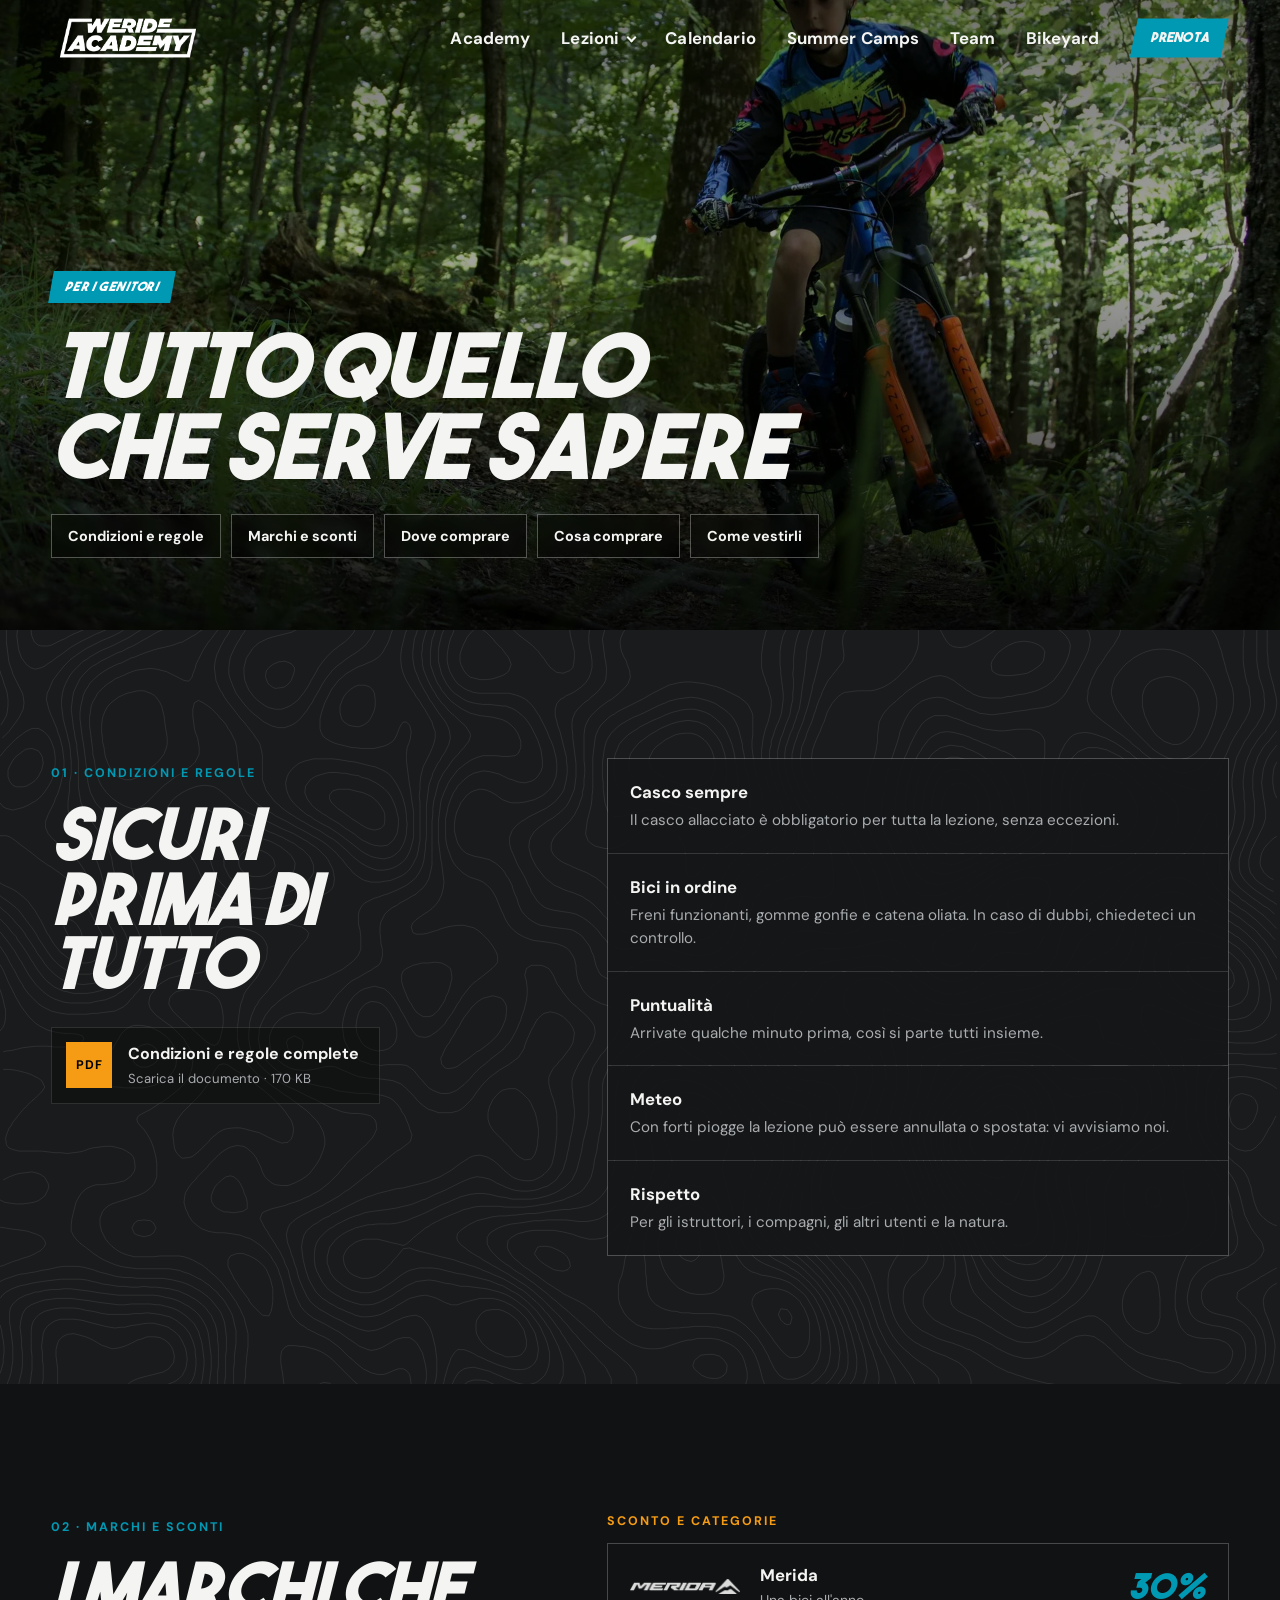
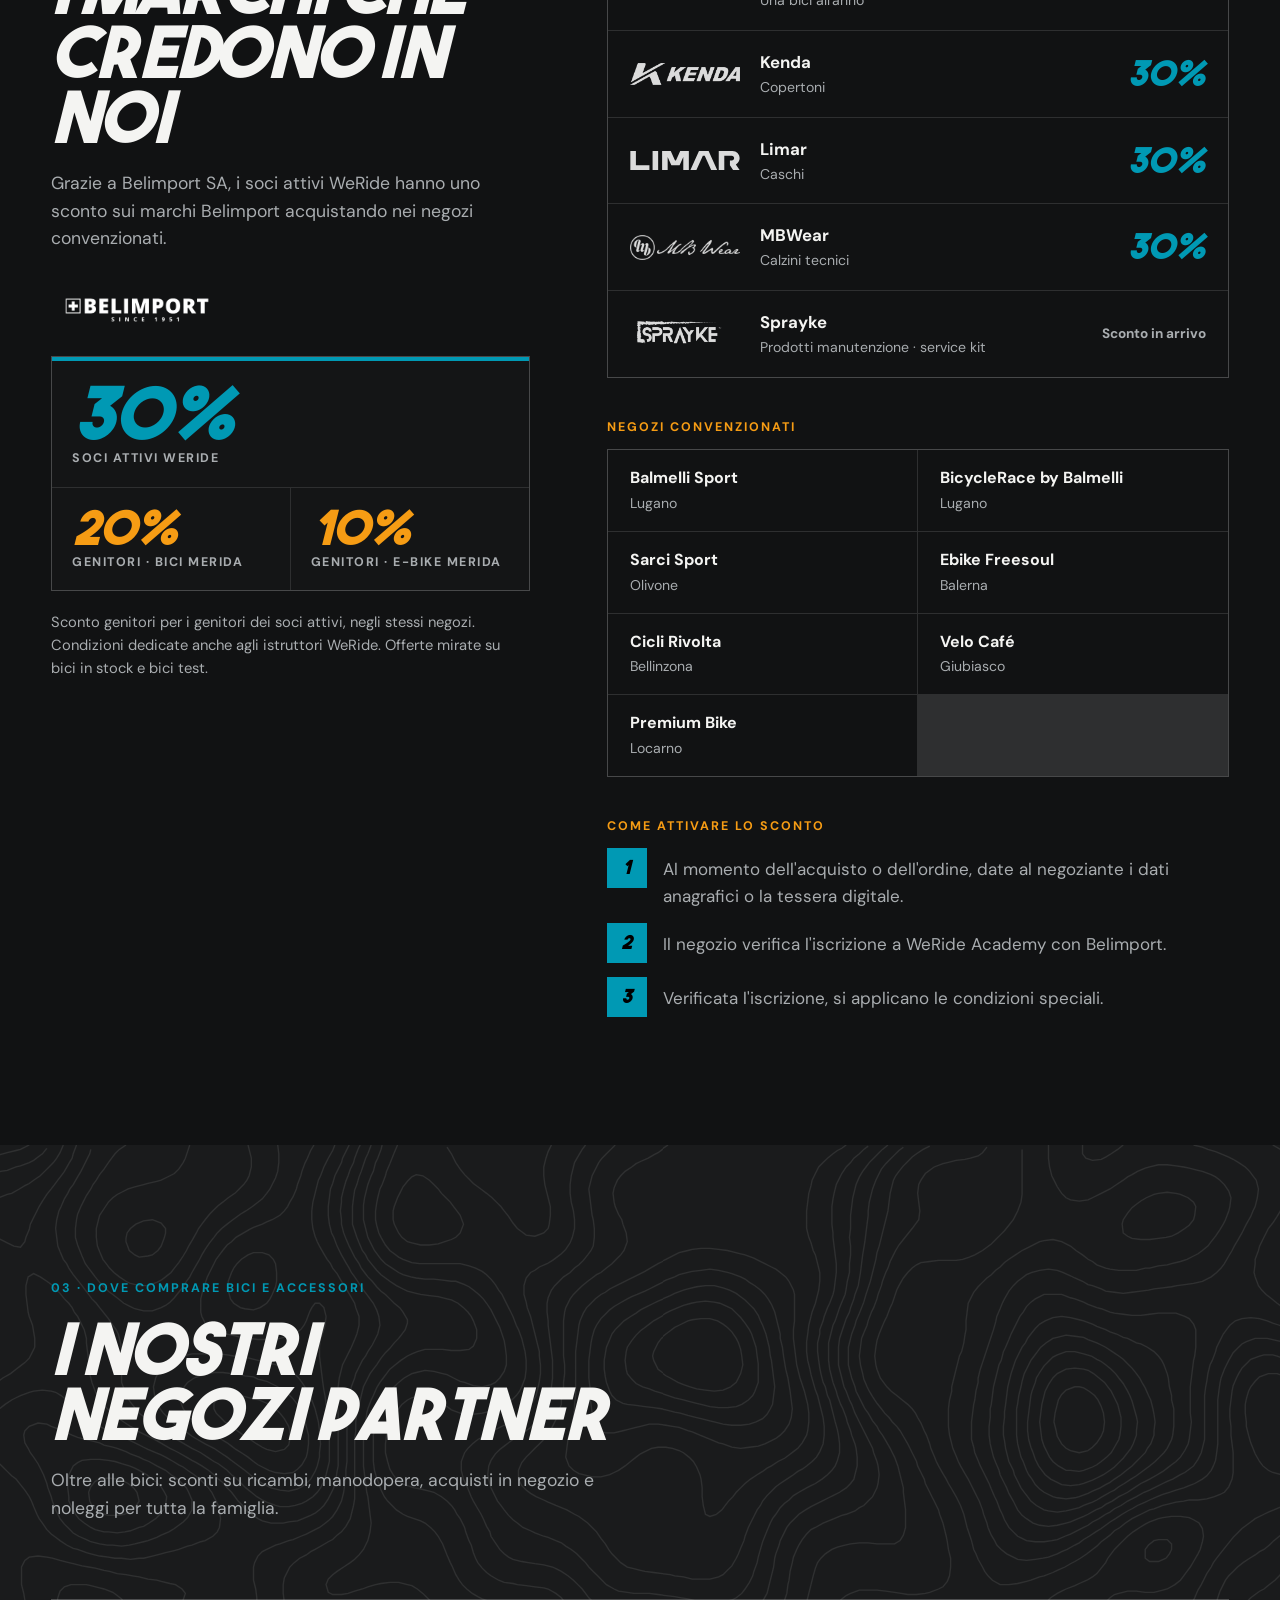
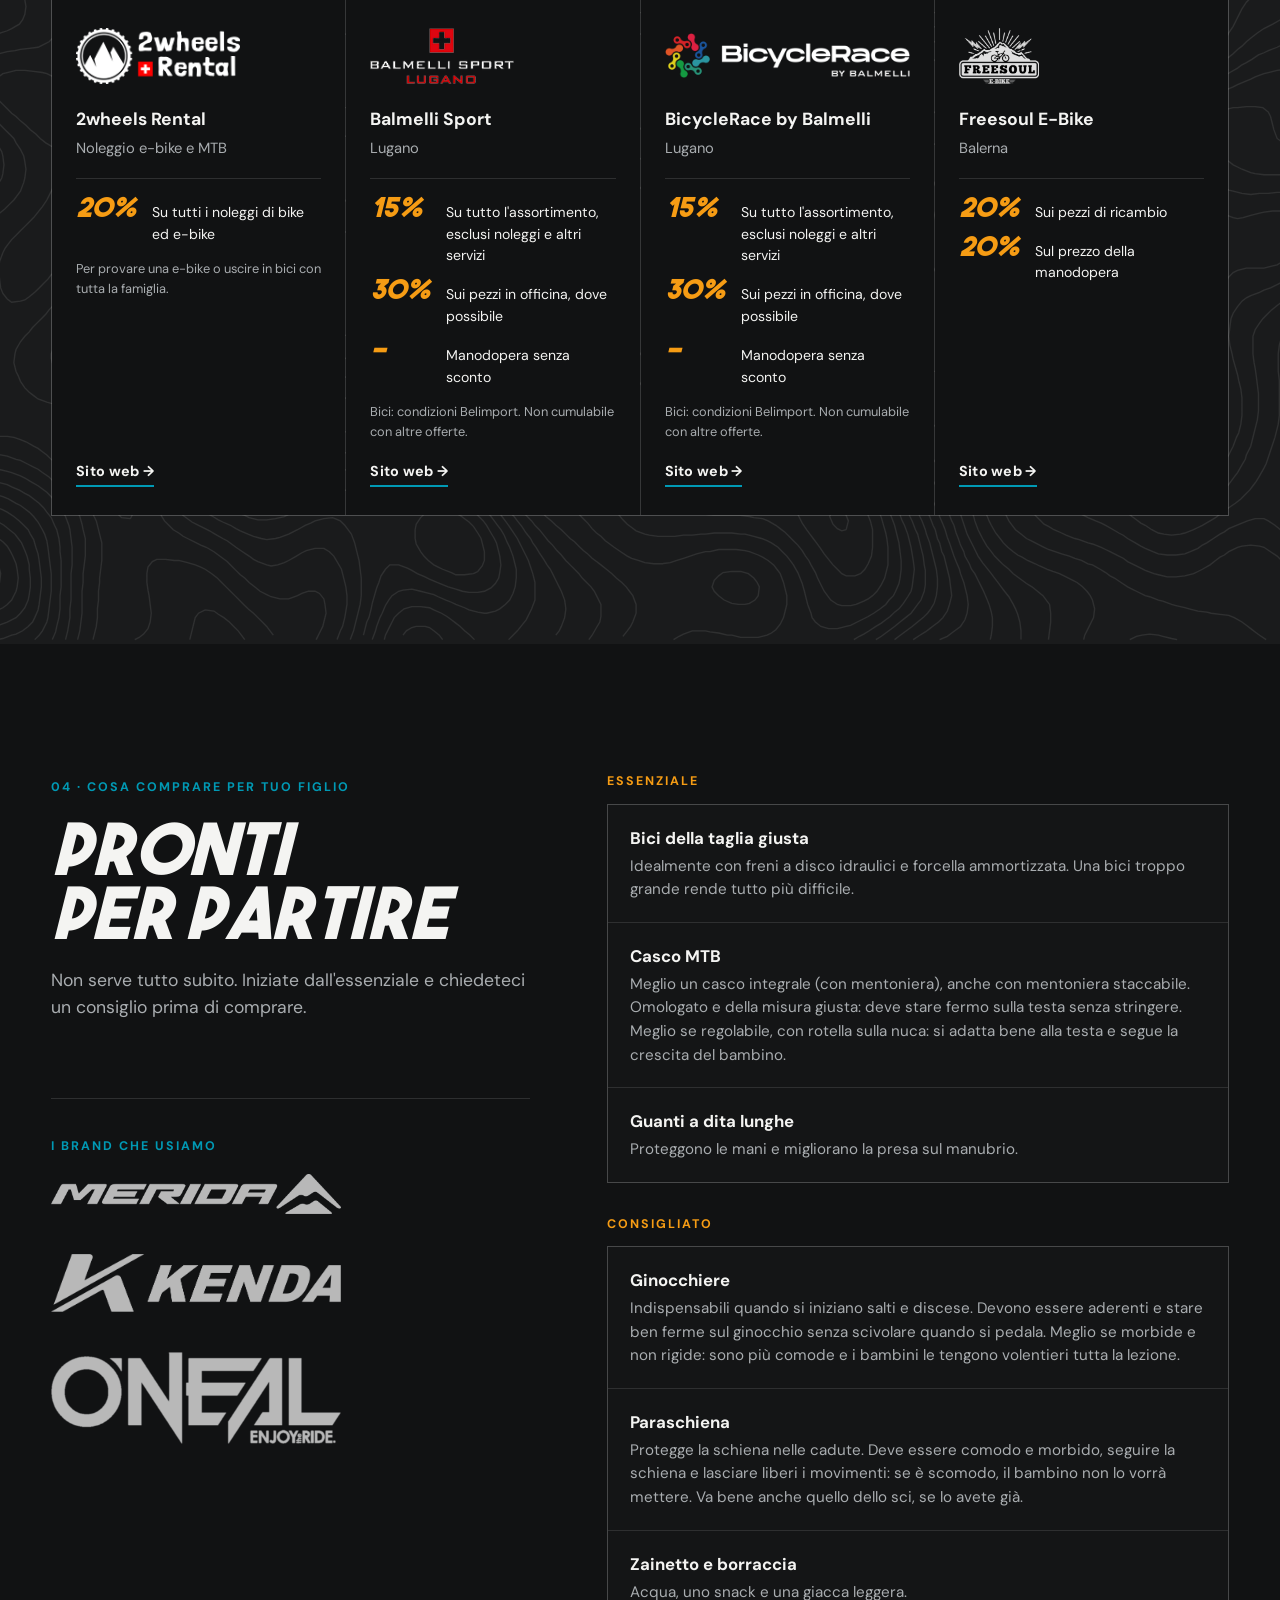
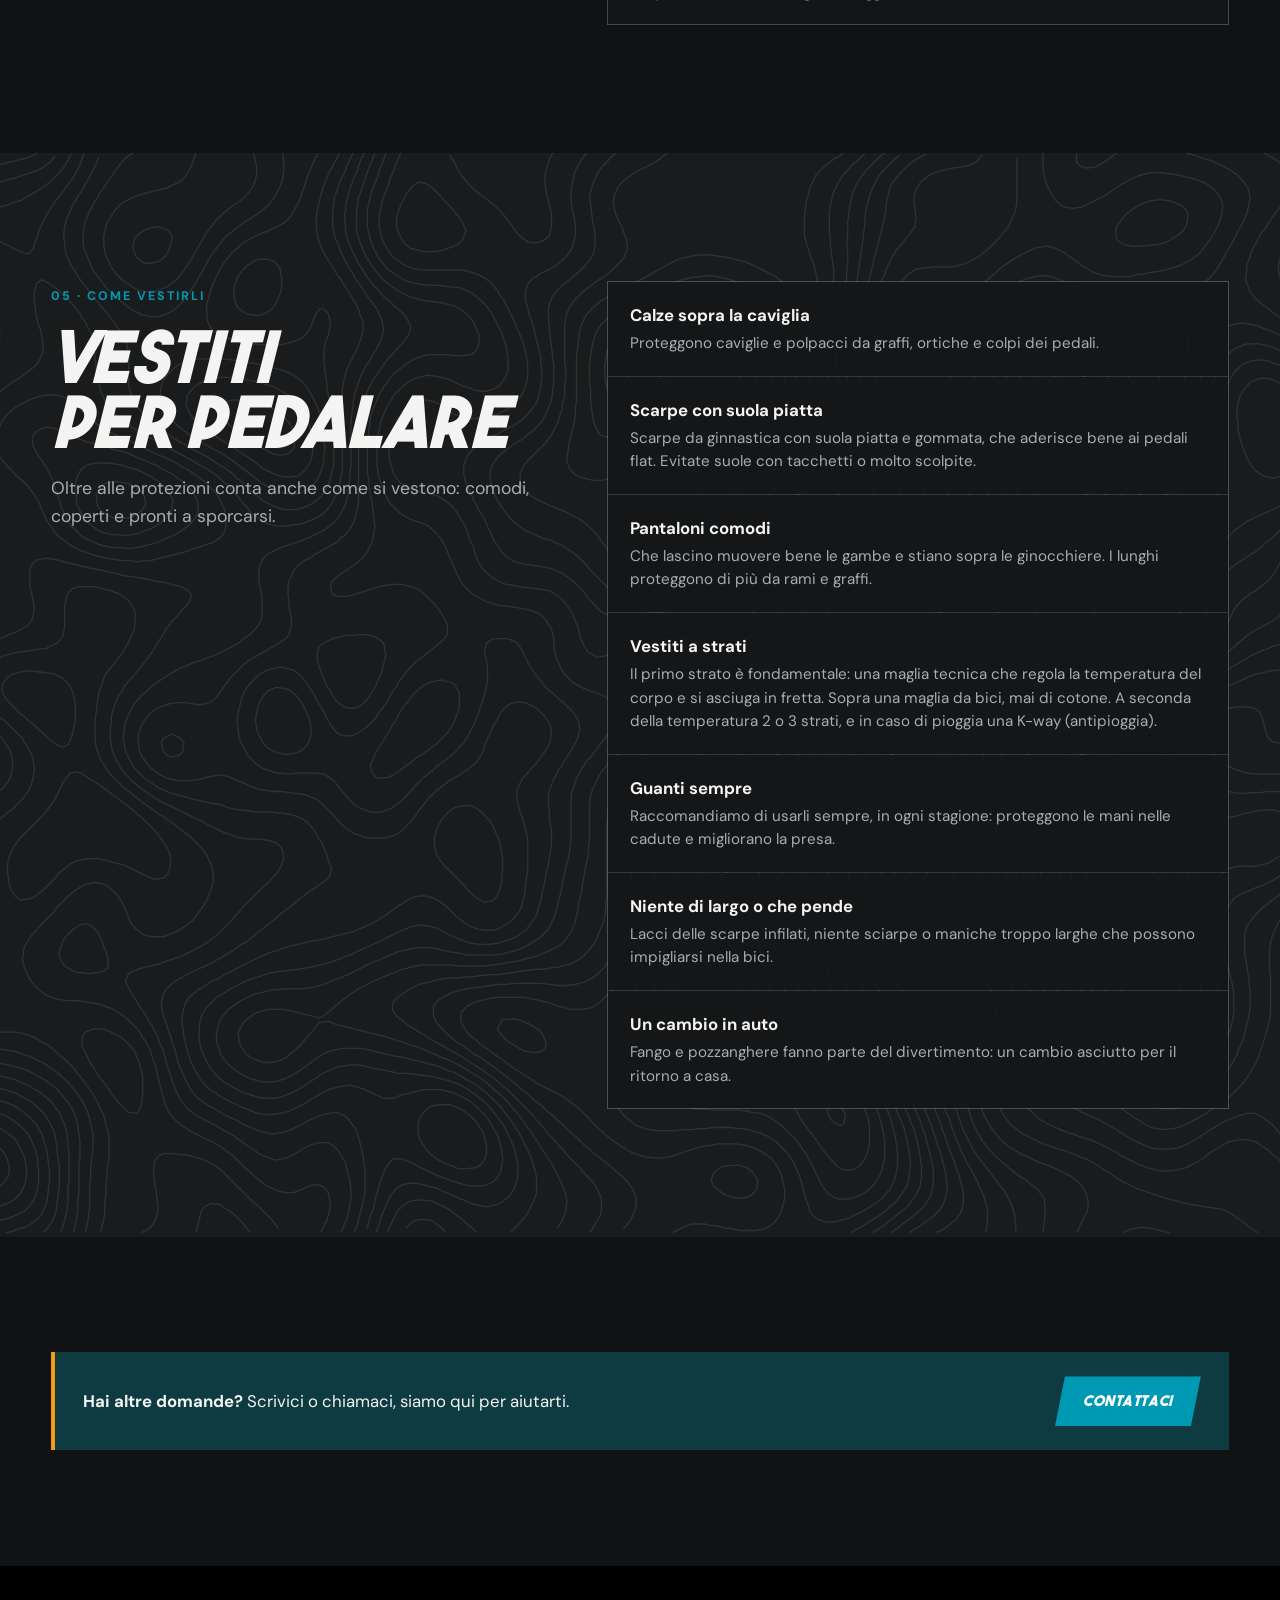
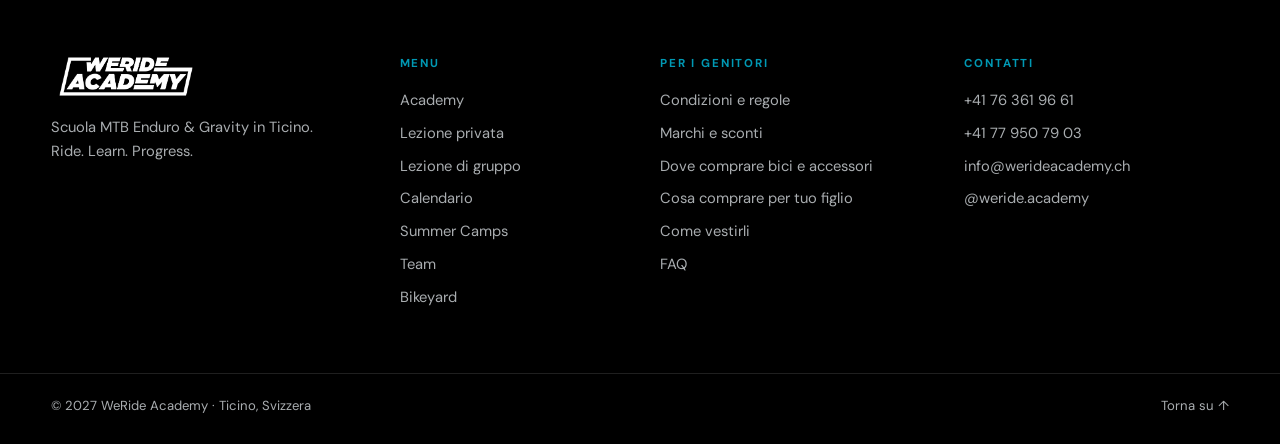
<file: genitori.html>
<!doctype html>
<html lang="it">
<head>
  <meta charset="utf-8">
  <meta name="viewport" content="width=device-width, initial-scale=1">
  <title>Info per i genitori · WeRide Academy</title>
  <meta name="description" content="Informazioni utili per i genitori della WeRide Academy: condizioni e regole, dove comprare bici e accessori in Ticino, cosa serve per iniziare.">
  <meta name="theme-color" content="#111111">
  <link rel="icon" type="image/png" href="assets/img/logo_white.png">
  <meta property="og:title" content="Info per i genitori · WeRide Academy">
  <meta property="og:description" content="Regole, negozi partner e attrezzatura consigliata.">
  <meta property="og:image" content="assets/img/sedi_squadra.jpg">
  <link rel="preconnect" href="https://fonts.googleapis.com">
  <link rel="preconnect" href="https://fonts.gstatic.com" crossorigin>
  <link href="https://fonts.googleapis.com/css2?family=DM+Sans:ital,wght@0,400;0,500;0,700;1,400&display=swap" rel="stylesheet">
  <link rel="preload" href="assets/fonts/theboldfont.woff2" as="font" type="font/woff2" crossorigin>
  <link rel="stylesheet" href="css/style.css">
</head>
<body>

<header class="site-header" id="top">
  <a href="index.html" class="brand" aria-label="WeRide Academy, home">
    <img src="assets/img/logo_white.png" alt="WeRide Academy" width="160" height="46">
  </a>
  <nav class="nav" id="nav" aria-label="Principale">
    <a href="index.html#academy">Academy</a>
    <div class="nav-item has-sub">
      <a href="index.html#lezioni" aria-haspopup="true">Lezioni<span class="caret" aria-hidden="true"></span></a>
      <div class="submenu">
        <a href="index.html#private">Lezione privata</a>
        <a href="index.html#gruppo">Lezione di gruppo</a>
      </div>
    </div>
    <a href="index.html#calendario">Calendario</a>
    <a href="index.html#summer-camps">Summer Camps</a>
    <a href="index.html#team">Team</a>
    <a href="bikeyard.html">Bikeyard</a>
    <a href="index.html#contatto" class="nav-cta">Prenota</a>
  </nav>
  <button class="burger" id="burger" aria-label="Apri menu" aria-expanded="false" aria-controls="nav"><span></span><span></span></button>
</header>

<main>

  <!-- INTESTAZIONE -->
  <section class="page-hero">
    <img src="assets/img/sedi_squadra.webp" alt="Giovane rider della WeRide Academy su un sentiero nel bosco">
    <div class="page-hero-shade"></div>
    <div class="wrap page-hero-content">
      <span class="tag">Per i genitori</span>
      <h1 class="display-md">Tutto quello<br>che serve sapere</h1>
      <nav class="page-index" aria-label="In questa pagina">
        <a href="#regole">Condizioni e regole</a>
        <a href="#marchi">Marchi e sconti</a>
        <a href="#negozi">Dove comprare</a>
        <a href="#attrezzatura">Cosa comprare</a>
        <a href="#abbigliamento">Come vestirli</a>
      </nav>
    </div>
  </section>

  <!-- REGOLE -->
  <section class="info-block topo" id="regole">
    <div class="wrap info-grid">
      <header>
        <span class="kicker">01 · Condizioni e regole</span>
        <h2 class="title reveal">Sicuri<br>prima di tutto</h2>
        <a class="doc-link reveal" href="assets/docs/WeRide_Academy_Condizioni_Regole.pdf" download target="_blank" rel="noopener">
          <span class="doc-icon" aria-hidden="true">PDF</span>
          <span><strong>Condizioni e regole complete</strong><small>Scarica il documento · 170 KB</small></span>
        </a>
      </header>
      <ul class="info-list">
        <li class="reveal"><strong>Casco sempre</strong><span>Il casco allacciato è obbligatorio per tutta la lezione, senza eccezioni.</span></li>
        <li class="reveal"><strong>Bici in ordine</strong><span>Freni funzionanti, gomme gonfie e catena oliata. In caso di dubbi, chiedeteci un controllo.</span></li>
        <li class="reveal"><strong>Puntualità</strong><span>Arrivate qualche minuto prima, così si parte tutti insieme.</span></li>
        <li class="reveal"><strong>Meteo</strong><span>Con forti piogge la lezione può essere annullata o spostata: vi avvisiamo noi.</span></li>
        <li class="reveal"><strong>Rispetto</strong><span>Per gli istruttori, i compagni, gli altri utenti e la natura.</span></li>
      </ul>
    </div>
  </section>

  <!-- MARCHI E SCONTI -->
  <section class="info-block" id="marchi">
    <div class="wrap info-grid">
      <header>
        <span class="kicker">02 · Marchi e sconti</span>
        <h2 class="title reveal">I marchi che<br>credono in noi</h2>
        <p class="section-lead reveal">Grazie a Belimport SA, i soci attivi WeRide hanno uno sconto sui marchi Belimport acquistando nei negozi convenzionati.</p>
        <img class="brand-sponsor reveal" src="assets/sponsors/belimport.png" alt="Belimport SA" loading="lazy">
        <div class="deal-stats reveal">
          <div class="deal-main"><b>30%</b><span>Soci attivi WeRide</span></div>
          <div><b>20%</b><span>Genitori · bici Merida</span></div>
          <div><b>10%</b><span>Genitori · e-bike Merida</span></div>
        </div>
        <p class="deal-note reveal">Sconto genitori per i genitori dei soci attivi, negli stessi negozi. Condizioni dedicate anche agli istruttori WeRide. Offerte mirate su bici in stock e bici test.</p>
      </header>
      <div>
        <h3 class="gear-title">Sconto e categorie</h3>
        <ul class="brand-list">
          <li class="reveal"><img src="assets/sponsors/merida.png" alt="" loading="lazy"><div><strong>Merida</strong><span>Una bici all'anno</span></div><b>30%</b></li>
          <li class="reveal"><img src="assets/sponsors/kenda.png" alt="" loading="lazy"><div><strong>Kenda</strong><span>Copertoni</span></div><b>30%</b></li>
          <li class="reveal"><img src="assets/sponsors/limar.svg" alt="" loading="lazy"><div><strong>Limar</strong><span>Caschi</span></div><b>30%</b></li>
          <li class="reveal"><img src="assets/sponsors/mbwear.png" alt="" loading="lazy"><div><strong>MBWear</strong><span>Calzini tecnici</span></div><b>30%</b></li>
          <li class="reveal"><img src="assets/sponsors/sprayke.png" alt="" loading="lazy"><div><strong>Sprayke</strong><span>Prodotti manutenzione · service kit</span></div><b class="soon">Sconto in arrivo</b></li>
        </ul>

        <h3 class="gear-title">Negozi convenzionati</h3>
        <ul class="store-list">
          <li><strong>Balmelli Sport</strong><span>Lugano</span></li>
          <li><strong>BicycleRace by Balmelli</strong><span>Lugano</span></li>
          <li><strong>Sarci Sport</strong><span>Olivone</span></li>
          <li><strong>Ebike Freesoul</strong><span>Balerna</span></li>
          <li><strong>Cicli Rivolta</strong><span>Bellinzona</span></li>
          <li><strong>Velo Café</strong><span>Giubiasco</span></li>
          <li><strong>Premium Bike</strong><span>Locarno</span></li>
        </ul>

        <h3 class="gear-title">Come attivare lo sconto</h3>
        <ol class="steps">
          <li>Al momento dell'acquisto o dell'ordine, date al negoziante i dati anagrafici o la tessera digitale.</li>
          <li>Il negozio verifica l'iscrizione a WeRide Academy con Belimport.</li>
          <li>Verificata l'iscrizione, si applicano le condizioni speciali.</li>
        </ol>
      </div>
    </div>
  </section>

  <!-- NEGOZI -->
  <section class="info-block topo" id="negozi">
    <div class="wrap">
      <header class="section-head">
        <span class="kicker">03 · Dove comprare bici e accessori</span>
        <h2 class="title reveal">I nostri<br>negozi partner</h2>
        <p class="section-lead reveal">Oltre alle bici: sconti su ricambi, manodopera, acquisti in negozio e noleggi per tutta la famiglia.</p>
      </header>
      <ul class="shop-grid">
        <li class="shop reveal">
          <img src="assets/sponsors/2wheels.png" alt="2wheels Rental" loading="lazy">
          <div><h3>2wheels Rental</h3><p>Noleggio e-bike e MTB</p>
          <ul class="shop-deals">
            <li><b>20%</b><span>Su tutti i noleggi di bike ed e-bike</span></li>
          </ul>
          <small class="shop-note">Per provare una e-bike o uscire in bici con tutta la famiglia.</small>
          <a class="link" href="https://2wheelsrental.com" target="_blank" rel="noopener">Sito web →</a></div>
        </li>
        <li class="shop reveal">
          <img src="assets/sponsors/balmelli.png" alt="Balmelli Sport" loading="lazy">
          <div><h3>Balmelli Sport</h3><p>Lugano</p>
          <ul class="shop-deals">
            <li><b>15%</b><span>Su tutto l'assortimento, esclusi noleggi e altri servizi</span></li>
            <li><b>30%</b><span>Sui pezzi in officina, dove possibile</span></li>
            <li><b>—</b><span>Manodopera senza sconto</span></li>
          </ul>
          <small class="shop-note">Bici: condizioni Belimport. Non cumulabile con altre offerte.</small>
          <a class="link" href="https://www.balmelli-sport.ch/" target="_blank" rel="noopener">Sito web →</a></div>
        </li>
        <li class="shop reveal">
          <img src="assets/sponsors/bicyclerace.png" alt="BicycleRace by Balmelli" loading="lazy">
          <div><h3>BicycleRace by Balmelli</h3><p>Lugano</p>
          <ul class="shop-deals">
            <li><b>15%</b><span>Su tutto l'assortimento, esclusi noleggi e altri servizi</span></li>
            <li><b>30%</b><span>Sui pezzi in officina, dove possibile</span></li>
            <li><b>—</b><span>Manodopera senza sconto</span></li>
          </ul>
          <small class="shop-note">Bici: condizioni Belimport. Non cumulabile con altre offerte.</small>
          <a class="link" href="https://bicyclerace.ch/" target="_blank" rel="noopener">Sito web →</a></div>
        </li>
        <li class="shop reveal">
          <img src="assets/sponsors/freesoul.png" alt="Freesoul E-Bike" loading="lazy" class="shop-gray">
          <div><h3>Freesoul E-Bike</h3><p>Balerna</p>
          <ul class="shop-deals">
            <li><b>20%</b><span>Sui pezzi di ricambio</span></li>
            <li><b>20%</b><span>Sul prezzo della manodopera</span></li>
          </ul>
          <a class="link" href="https://www.ebikefreesoul.ch/" target="_blank" rel="noopener">Sito web →</a></div>
        </li>
        <!-- Velo Café nascosto per il momento
        <li class="shop reveal">
          <img src="assets/sponsors/velocafe.png" alt="Velo Café" loading="lazy">
          <div><h3>Velo Café</h3><p>Via al Ticino 23, Giubiasco</p>
          <small class="shop-note">Bici: condizioni Belimport.</small>
          <a class="link" href="https://velo-cafe.cc/" target="_blank" rel="noopener">Sito web →</a></div>
        </li>
        -->
      </ul>
    </div>
  </section>

  <!-- ATTREZZATURA -->
  <section class="info-block" id="attrezzatura">
    <div class="wrap info-grid">
      <header>
        <span class="kicker">04 · Cosa comprare per tuo figlio</span>
        <h2 class="title reveal">Pronti<br>per partire</h2>
        <p class="section-lead reveal">Non serve tutto subito. Iniziate dall'essenziale e chiedeteci un consiglio prima di comprare.</p>
        <div class="gear-brands reveal">
          <span class="kicker">I brand che usiamo</span>
          <ul class="sponsor-row">
            <li><img src="assets/sponsors/merida.png" alt="Merida" loading="lazy"></li>
            <li><img src="assets/sponsors/kenda.png" alt="Kenda" loading="lazy"></li>
            <li><img src="assets/sponsors/oneal.png" alt="O'Neal" loading="lazy"></li>
          </ul>
        </div>
      </header>
      <div class="gear">
        <h3 class="gear-title">Essenziale</h3>
        <ul class="info-list">
          <li class="reveal"><strong>Bici della taglia giusta</strong><span>Idealmente con freni a disco idraulici e forcella ammortizzata. Una bici troppo grande rende tutto più difficile.</span></li>
          <li class="reveal"><strong>Casco MTB</strong><span>Meglio un casco integrale (con mentoniera), anche con mentoniera staccabile. Omologato e della misura giusta: deve stare fermo sulla testa senza stringere. Meglio se regolabile, con rotella sulla nuca: si adatta bene alla testa e segue la crescita del bambino.</span></li>
          <li class="reveal"><strong>Guanti a dita lunghe</strong><span>Proteggono le mani e migliorano la presa sul manubrio.</span></li>
        </ul>
        <h3 class="gear-title">Consigliato</h3>
        <ul class="info-list">
          <li class="reveal"><strong>Ginocchiere</strong><span>Indispensabili quando si iniziano salti e discese. Devono essere aderenti e stare ben ferme sul ginocchio senza scivolare quando si pedala. Meglio se morbide e non rigide: sono più comode e i bambini le tengono volentieri tutta la lezione.</span></li>
          <li class="reveal"><strong>Paraschiena</strong><span>Protegge la schiena nelle cadute. Deve essere comodo e morbido, seguire la schiena e lasciare liberi i movimenti: se è scomodo, il bambino non lo vorrà mettere. Va bene anche quello dello sci, se lo avete già.</span></li>
          <li class="reveal"><strong>Zainetto e borraccia</strong><span>Acqua, uno snack e una giacca leggera.</span></li>
        </ul>
      </div>
    </div>
  </section>

  <!-- ABBIGLIAMENTO -->
  <section class="info-block topo" id="abbigliamento">
    <div class="wrap info-grid">
      <header>
        <span class="kicker">05 · Come vestirli</span>
        <h2 class="title reveal">Vestiti<br>per pedalare</h2>
        <p class="section-lead reveal">Oltre alle protezioni conta anche come si vestono: comodi, coperti e pronti a sporcarsi.</p>
      </header>
      <ul class="info-list">
        <li class="reveal"><strong>Calze sopra la caviglia</strong><span>Proteggono caviglie e polpacci da graffi, ortiche e colpi dei pedali.</span></li>
        <li class="reveal"><strong>Scarpe con suola piatta</strong><span>Scarpe da ginnastica con suola piatta e gommata, che aderisce bene ai pedali flat. Evitate suole con tacchetti o molto scolpite.</span></li>
        <li class="reveal"><strong>Pantaloni comodi</strong><span>Che lascino muovere bene le gambe e stiano sopra le ginocchiere. I lunghi proteggono di più da rami e graffi.</span></li>
        <li class="reveal"><strong>Vestiti a strati</strong><span>Il primo strato è fondamentale: una maglia tecnica che regola la temperatura del corpo e si asciuga in fretta. Sopra una maglia da bici, mai di cotone. A seconda della temperatura 2 o 3 strati, e in caso di pioggia una K-way (antipioggia).</span></li>
        <li class="reveal"><strong>Guanti sempre</strong><span>Raccomandiamo di usarli sempre, in ogni stagione: proteggono le mani nelle cadute e migliorano la presa.</span></li>
        <li class="reveal"><strong>Niente di largo o che pende</strong><span>Lacci delle scarpe infilati, niente sciarpe o maniche troppo larghe che possono impigliarsi nella bici.</span></li>
        <li class="reveal"><strong>Un cambio in auto</strong><span>Fango e pozzanghere fanno parte del divertimento: un cambio asciutto per il ritorno a casa.</span></li>
      </ul>
    </div>
  </section>

  <!-- CONTATTO -->
  <section class="info-cta">
    <div class="wrap">
      <div class="info-cta-inner">
        <p><strong>Hai altre domande?</strong> Scrivici o chiamaci, siamo qui per aiutarti.</p>
        <a class="btn btn-primary" href="index.html#contatto">Contattaci</a>
      </div>
    </div>
  </section>

</main>

<footer class="site-footer">
  <div class="wrap footer-grid">
    <div class="footer-brand">
      <img src="assets/img/logo_white.png" alt="WeRide Academy" width="150" height="43">
      <p>Scuola MTB Enduro &amp; Gravity in Ticino.<br>Ride. Learn. Progress.</p>
    </div>
    <nav class="footer-col" aria-label="Menu">
      <h4>Menu</h4>
      <a href="index.html#academy">Academy</a>
      <a href="index.html#private">Lezione privata</a>
      <a href="index.html#gruppo">Lezione di gruppo</a>
      <a href="index.html#calendario">Calendario</a>
      <a href="index.html#summer-camps">Summer Camps</a>
      <a href="index.html#team">Team</a>
      <a href="bikeyard.html">Bikeyard</a>
    </nav>
    <nav class="footer-col" aria-label="Info per i genitori">
      <h4>Per i genitori</h4>
      <a href="genitori.html#regole">Condizioni e regole</a>
      <a href="genitori.html#marchi">Marchi e sconti</a>
      <a href="genitori.html#negozi">Dove comprare bici e accessori</a>
      <a href="genitori.html#attrezzatura">Cosa comprare per tuo figlio</a>
      <a href="genitori.html#abbigliamento">Come vestirli</a>
      <a href="assets/docs/WeRide_Academy_FAQ.pdf" target="_blank" rel="noopener">FAQ</a>
    </nav>
    <div class="footer-col">
      <h4>Contatti</h4>
      <a href="https://wa.me/41763619661" target="_blank" rel="noopener">+41 76 361 96 61</a>
      <a href="https://wa.me/41779507903" target="_blank" rel="noopener">+41 77 950 79 03</a>
      <a href="mailto:info@werideacademy.ch">info@werideacademy.ch</a>
      <a href="https://www.instagram.com/weride.academy" target="_blank" rel="noopener">@weride.academy</a>
    </div>
  </div>
  <div class="wrap footer-bottom">
    <p>© <span id="year"></span> WeRide Academy · Ticino, Svizzera</p>
    <a href="#top">Torna su ↑</a>
  </div>
</footer>

<script src="js/main.js"></script>
</body>
</html>
</file>
<file: css/style.css>
/* ============ Font titoli: The Bold Font ============ */
@font-face {
  font-family: "The Bold Font";
  src: url("../assets/fonts/theboldfont.woff2") format("woff2");
  font-weight: 100 900;   /* un solo peso: evita il grassetto sintetico */
  font-style: normal;
  font-display: swap;
}

/* ============ WeRide Academy — brand tokens ============ */
:root {
  --white: #ffffff;
  --black: #000000;
  --teal: #0099b4;        /* primario */
  --deep: #0d3b41;        /* primario scuro */
  --rust: #cd5f27;        /* complementare */
  --amber: #f69c14;       /* complementare */

  --bg: #111213;
  --bg-2: #1a1b1c;
  --ink: #f4f4f2;
  --ink-2: #a9adb0;
  --line: rgba(255, 255, 255, .12);

  --f-display: "The Bold Font", "Archivo", "Arial Black", system-ui, sans-serif;
  --display-style: italic; /* metti "normal" per i titoli dritti */
  --f-body: "Google Sans", "DM Sans", system-ui, -apple-system, sans-serif;

  --gutter: clamp(16px, 4vw, 56px);
  --max: 1320px;
  --header-h: 76px;
  --ease: cubic-bezier(.2, .7, .2, 1);

  /* colori calendario */
  --c-academy: #4395af;       /* blu academy */
  --c-uscite: #0d3b41;        /* primario scuro */
  --c-uscite-text: #6fb3bd;   /* versione leggibile su fondo scuro (testi) */
  --c-jump: #cd5f27;
  --c-ebike: #f69c14;
  --c-lady: #a87fd9;
  --c-eventi: #7cc35a;        /* verde */
  --c-inverno: #ffffff;
}

*, *::before, *::after { box-sizing: border-box; }
html { scroll-behavior: smooth; scroll-padding-top: var(--header-h); -webkit-text-size-adjust: 100%; }
body {
  margin: 0;
  background: var(--bg);
  color: var(--ink);
  font-family: var(--f-body);
  font-weight: 400;
  font-size: 17px;
  line-height: 1.55;
  -webkit-font-smoothing: antialiased;
  overflow-x: hidden;
}
[hidden] { display: none !important; }
img { display: block; max-width: 100%; }
a { color: inherit; }
ul, ol, dl, dd, figure, h1, h2, h3, p { margin: 0; padding: 0; }
ul, ol { list-style: none; }
:focus-visible { outline: 2px solid var(--teal); outline-offset: 3px; }

.wrap { width: 100%; max-width: var(--max); margin-inline: auto; padding-inline: var(--gutter); }

/* sfondo curve di livello */
.topo {
  background-color: var(--bg-2);
  background-image: url("../assets/img/topo-light.svg");
  background-size: cover;
  background-position: center;
}

/* ============ Tipografia ============ */
.display, .display-md, .title, .title-sm, .statement, .stats dt, .sede h3, .cal-month {
  font-family: var(--f-display);
  font-style: var(--display-style);
  font-weight: 900;
  text-transform: uppercase;
  letter-spacing: -.01em;
  line-height: .9;
}
.display { font-size: clamp(3.4rem, 11vw, 10rem); }
.display-sm { font-size: clamp(2.8rem, 7.5vw, 7rem); }
.display-md { font-size: clamp(2.6rem, 7vw, 6rem); }
.title { font-size: clamp(2.4rem, 5.6vw, 4.8rem); }
.title-sm { font-size: clamp(1.7rem, 4vw, 3.4rem); overflow-wrap: anywhere; }
.accent { color: var(--teal); }
.accent-amber { color: var(--amber); }

.kicker {
  display: inline-block;
  font-weight: 700;
  font-size: .78rem;
  letter-spacing: .16em;
  text-transform: uppercase;
  color: var(--teal);
  margin-bottom: 18px;
}
.tag {
  display: inline-block;
  background: var(--teal);
  color: var(--white);
  font-family: var(--f-display);
  font-style: var(--display-style);
  font-weight: 800;
  text-transform: uppercase;
  font-size: .8rem;
  letter-spacing: .06em;
  padding: 6px 14px;
  transform: skewX(-10deg);
  margin-bottom: 22px;
}
.lead { font-size: clamp(1.05rem, 1.6vw, 1.3rem); font-weight: 500; color: rgba(255,255,255,.88); margin-top: 20px; }

/* ============ Bottoni ============ */
.btn {
  display: inline-flex; align-items: center; justify-content: center;
  min-height: 50px; padding: 0 28px;
  font-family: var(--f-display); font-style: var(--display-style); font-weight: 800;
  text-transform: uppercase; letter-spacing: .04em; font-size: .92rem;
  text-decoration: none;
  clip-path: polygon(10px 0, 100% 0, calc(100% - 10px) 100%, 0 100%);
  transition: background .25s, color .25s, transform .25s var(--ease);
}
.btn:hover { transform: translateY(-2px); }
.btn-primary { background: var(--teal); color: var(--white); }
.btn-primary:hover { background: var(--white); color: var(--black); }
.btn-ghost { background: rgba(255,255,255,.12); color: var(--white); backdrop-filter: blur(6px); }
.btn-ghost:hover { background: var(--white); color: var(--black); }
.link {
  display: inline-block; margin-top: 28px;
  font-weight: 700; text-decoration: none; letter-spacing: .02em;
  border-bottom: 2px solid var(--teal); padding-bottom: 3px;
  transition: color .2s;
}
.link:hover { color: var(--teal); }

/* ============ Header ============ */
.site-header {
  position: fixed; inset: 0 0 auto 0; z-index: 50;
  height: var(--header-h);
  display: flex; align-items: center; justify-content: space-between;
  padding-inline: var(--gutter);
  transition: background .3s, backdrop-filter .3s, height .3s;
}
.site-header.scrolled { background: rgba(17,18,19,.86); backdrop-filter: blur(12px); --header-h: 64px; }
.brand img { width: clamp(118px, 12vw, 160px); height: auto; }
.nav { display: flex; align-items: center; gap: clamp(18px, 2.4vw, 36px); }
.nav a {
  text-decoration: none; font-weight: 700; font-size: 1.05rem; letter-spacing: .01em;
  position: relative; padding: 6px 0;
}
.nav a:not(.nav-cta)::after {
  content: ""; position: absolute; left: 0; bottom: 0; height: 2px; width: 100%;
  background: var(--teal); transform: scaleX(0); transform-origin: left; transition: transform .3s var(--ease);
}
.nav a:hover::after, .nav a.active::after { transform: scaleX(1); }
.nav-cta {
  background: var(--teal); padding: 9px 20px !important;
  font-family: var(--f-display); font-style: var(--display-style); font-weight: 800; text-transform: uppercase; letter-spacing: .04em; font-size: .85rem !important;
  clip-path: polygon(8px 0, 100% 0, calc(100% - 8px) 100%, 0 100%);
}
/* sottomenu "Lezioni" */
.has-sub { position: relative; }
.caret { display: inline-block; width: 7px; height: 7px; margin-left: 8px; border-right: 2px solid currentColor; border-bottom: 2px solid currentColor; transform: translateY(-3px) rotate(45deg); transition: transform .25s; }
.has-sub:hover .caret, .has-sub:focus-within .caret { transform: translateY(0) rotate(-135deg); }
.submenu {
  position: absolute; top: 100%; left: -18px; min-width: 210px; padding-top: 14px;
  opacity: 0; visibility: hidden; transform: translateY(6px);
  transition: opacity .2s, transform .2s var(--ease), visibility .2s;
}
.submenu::before { content: ""; position: absolute; inset: 14px 0 0; background: rgba(17,18,19,.96); border: 1px solid var(--line); border-top: 2px solid var(--teal); backdrop-filter: blur(12px); z-index: -1; }
.has-sub:hover .submenu, .has-sub:focus-within .submenu { opacity: 1; visibility: visible; transform: none; }
.nav .submenu a { display: block; padding: 12px 18px; font-size: .98rem; font-weight: 500; white-space: nowrap; }
.nav .submenu a:first-child { margin-top: 6px; }
.nav .submenu a:last-child { margin-bottom: 6px; }
.nav .submenu a::after { display: none; }
.nav .submenu a { transition: color .2s; }
.nav .submenu a:hover, .nav .submenu a:focus-visible { color: var(--amber); }
/* voce "Lezioni": arancione al passaggio del mouse */
.has-sub > a { transition: color .2s; }
.has-sub:hover > a, .has-sub:focus-within > a { color: var(--amber); }
.has-sub:hover > a::after, .has-sub:focus-within > a::after { background: var(--amber); }

.burger { display: none; }

/* ============ Hero ============ */
.hero { position: relative; height: 100svh; min-height: 560px; display: flex; align-items: flex-end; overflow: hidden; }
.hero-img { position: absolute; inset: 0; width: 100%; height: 100%; object-fit: cover; object-position: center 40%; transform: scale(1.06); animation: heroZoom 14s var(--ease) forwards; }
@keyframes heroZoom { to { transform: scale(1); } }
.hero-shade { position: absolute; inset: 0; background: linear-gradient(180deg, rgba(0,0,0,.45) 0%, rgba(0,0,0,0) 30%, rgba(0,0,0,.25) 55%, rgba(0,0,0,.82) 100%); }
.hero-content { position: relative; padding-bottom: clamp(60px, 11vh, 120px); }
/* home: titolo su una riga in alto, sopra le teste; testo e bottoni in basso */
.hero-split { flex-direction: column; justify-content: space-between; align-items: stretch; }
.hero-top { position: relative; padding-top: calc(var(--header-h) + clamp(24px, 6vh, 64px)); }
.display-line { font-size: clamp(2.6rem, 9.4vw, 11rem); letter-spacing: -.03em; white-space: nowrap; }
/* foto spostata più in basso: i cartelli non finiscono sotto il menu */
.hero-dark { background: var(--bg); }
.hero-dark .hero-img { top: clamp(50px, 9vh, 90px); height: calc(100% - clamp(50px, 9vh, 90px)); object-position: center top; }
.hero-dark .hero-shade { background: linear-gradient(180deg, var(--bg) 0%, var(--bg) 6%, rgba(0,0,0,.45) 22%, rgba(0,0,0,.35) 40%, rgba(0,0,0,.45) 62%, rgba(0,0,0,.88) 100%); }
/* metà sinistra più scura e sfocata, come nella presentazione */
.hero-blur {
  position: absolute; top: 0; bottom: 0; left: 0; width: 60%;
  background: linear-gradient(90deg, rgba(12,12,13,.72) 0%, rgba(12,12,13,.6) 60%, rgba(12,12,13,0) 100%);
  -webkit-backdrop-filter: blur(7px); backdrop-filter: blur(7px);
  -webkit-mask-image: linear-gradient(90deg, #000 65%, transparent 100%); mask-image: linear-gradient(90deg, #000 65%, transparent 100%);
}
.hero-split .hero-shade { background: linear-gradient(180deg, rgba(0,0,0,.68) 0%, rgba(0,0,0,.32) 38%, rgba(0,0,0,.28) 60%, rgba(0,0,0,.82) 100%); }
.hero-actions { display: flex; flex-wrap: wrap; gap: 14px; margin-top: 34px; }
.scroll-cue {
  position: absolute; right: var(--gutter); bottom: 40px; width: 2px; height: 70px;
  background: rgba(255,255,255,.25); overflow: hidden;
}
.scroll-cue::after { content: ""; position: absolute; left: 0; top: -40%; width: 100%; height: 40%; background: var(--white); animation: cue 2s infinite var(--ease); }
@keyframes cue { to { top: 110%; } }

/* ============ Numeri ============ */
.numbers { padding-block: clamp(80px, 12vw, 150px); }
.numbers-grid { display: grid; grid-template-columns: 1.1fr 1fr; gap: clamp(40px, 6vw, 100px); align-items: center; }
.statement { font-size: clamp(2rem, 4.2vw, 3.6rem); }
.statement em { color: var(--teal); }
.statement em.em-amber { color: var(--amber); }
.stats { display: grid; grid-template-columns: 1fr 1fr; gap: 1px; background: var(--line); border: 1px solid var(--line); }
.stats div { background: var(--bg-2); padding: 26px 24px; }
.stats dt { font-size: clamp(3rem, 6vw, 5rem); color: var(--white); }
.stats dd { margin-top: 10px; color: var(--ink-2); font-weight: 500; text-transform: uppercase; letter-spacing: .12em; font-size: .75rem; }

/* ============ Academy ============ */
.academy { display: grid; grid-template-columns: 1fr 1fr; min-height: 100svh; }
.academy-media { position: relative; overflow: hidden; }
.academy-media img { position: absolute; inset: 0; width: 100%; height: 100%; object-fit: cover; object-position: 66% center; }
.academy-body { padding: clamp(60px, 9vw, 130px) var(--gutter); display: flex; flex-direction: column; justify-content: center; }
.sedi { margin: 44px 0 44px; border-top: 1px solid var(--line); }
.sede { display: flex; justify-content: space-between; align-items: baseline; gap: 20px; padding: 24px 0; border-bottom: 1px solid var(--line); flex-wrap: wrap; }
.sede h3 { font-size: clamp(1.8rem, 3vw, 2.6rem); display: flex; align-items: center; gap: 12px; }
.sede p { color: var(--ink-2); font-size: 1.05rem; }
.sede p strong { color: var(--ink); font-weight: 700; margin-right: 6px; }
.badge {
  font-family: var(--f-body); font-style: normal; font-weight: 700; font-size: .65rem; letter-spacing: .12em;
  background: var(--amber); color: var(--black); padding: 5px 9px; line-height: 1;
}
.academy-body .btn { align-self: flex-start; }

/* ============ Programmi ============ */
.programs {
  padding-top: clamp(90px, 12vw, 160px);
  /* curve di livello continue: testi e spazi tra i blocchi condividono lo stesso sfondo */
  background: var(--bg-2) url("../assets/img/topo-light.svg") center / cover fixed;
}
.section-head { margin-bottom: clamp(40px, 6vw, 80px); }
.program { display: grid; grid-template-columns: 1.55fr 1fr; min-height: 88svh; }
.program.flip { grid-template-columns: 1fr 1.55fr; }
.program + .program { margin-top: clamp(16px, 2.5vw, 40px); }
.program.flip .program-img { order: 2; }
.program-img { position: relative; overflow: hidden; }
.program-img img {
  position: absolute; inset: 0; width: 100%; height: 100%; object-fit: cover;
  transform: scale(1.04); transition: transform 1.4s var(--ease);
}
.program:hover .program-img img { transform: scale(1); }
.program-text {
  padding: clamp(48px, 7vw, 110px) clamp(24px, 5vw, 80px);
  display: flex; flex-direction: column; justify-content: center;
  background: transparent;
}
.program-text .link { align-self: flex-start; }
.program-links { display: flex; flex-wrap: wrap; gap: 0 32px; }
.feature-tags { display: flex; flex-wrap: wrap; gap: 8px; margin-top: 24px; max-width: 46ch; }
.feature-tags li {
  font-family: var(--f-display); font-style: var(--display-style); text-transform: uppercase; font-size: .82rem; letter-spacing: .03em;
  padding: 7px 12px; background: rgba(0,0,0,.45); border: 1px solid var(--line);
  clip-path: polygon(6px 0, 100% 0, calc(100% - 6px) 100%, 0 100%);
}
.program-text p { margin-top: 22px; color: var(--ink-2); font-size: 1.1rem; max-width: 44ch; }
.num { font-family: var(--f-display); font-style: var(--display-style); font-weight: 900; color: var(--teal); font-size: 1rem; letter-spacing: .1em; margin-bottom: 16px; }
.winter .program-img img { filter: saturate(.25) brightness(.9) contrast(1.1) hue-rotate(170deg); }
.winter .program-img::after { content: ""; position: absolute; inset: 0; background: linear-gradient(160deg, rgba(143,183,255,.28), rgba(13,59,65,.45)); mix-blend-mode: screen; }
.winter .num { color: var(--c-inverno); }
.winter .link { border-color: var(--c-inverno); }

/* ============ Bikeyard ============ */
/* spazio sopra la sezione con le curve di livello (stesso ritmo dei blocchi Programmi) */
.gap-top {
  border-top: clamp(16px, 2.5vw, 40px) solid transparent;
  background: var(--bg-2) url("../assets/img/topo-light.svg") center / cover fixed;
}
.bikeyard { position: relative; min-height: 90svh; display: flex; align-items: center; overflow: hidden; }
.bikeyard > img { position: absolute; inset: 0; width: 100%; height: 100%; object-fit: cover; }
.bikeyard-shade { position: absolute; inset: 0; background: linear-gradient(90deg, rgba(0,0,0,.82) 0%, rgba(0,0,0,.45) 50%, rgba(0,0,0,.1) 100%); }
.bikeyard-content { position: relative; }
.bikeyard-content p { margin: 22px 0 32px; font-size: 1.15rem; font-weight: 500; max-width: 32ch; }

/* ============ Calendario ============ */
.calendar { padding-block: clamp(90px, 12vw, 150px); }
.cal-head { display: flex; justify-content: space-between; align-items: flex-end; gap: 30px; flex-wrap: wrap; margin-bottom: 36px; }
.cal-nav { display: flex; align-items: center; gap: 14px; }
.cal-month { font-size: clamp(1.4rem, 2.4vw, 2rem); min-width: 9ch; text-align: center; }
.icon-btn {
  width: 48px; height: 48px; border: 1px solid var(--line); background: transparent; color: var(--ink);
  font-size: 1.2rem; cursor: pointer; transition: background .2s, border-color .2s;
}
.icon-btn:hover { background: var(--teal); border-color: var(--teal); color: var(--white); }

.chips { display: flex; flex-wrap: wrap; gap: 10px; margin-bottom: 32px; }
.chip {
  display: inline-flex; align-items: center; gap: 8px;
  border: 1px solid var(--line); background: rgba(0,0,0,.25); color: var(--ink);
  font: 500 .88rem var(--f-body); padding: 9px 16px; cursor: pointer; border-radius: 999px;
  transition: background .2s, border-color .2s, color .2s;
}
.chip i { width: 9px; height: 9px; border-radius: 50%; background: var(--c); box-shadow: 0 0 0 1px rgba(255,255,255,.3); }
.chip[aria-pressed="true"] { background: var(--ink); color: var(--black); border-color: var(--ink); }
.chip:hover { border-color: var(--ink); }

.cal-grid {
  /* griglia chiara e neutra: colori di base ridefiniti solo qui */
  --ink: #141516;
  --ink-2: #5c6265;
  --line: rgba(0, 0, 0, .1);
  color: var(--ink);
  background: #dfe2e2;
}
.cal-grid { display: grid; grid-template-columns: repeat(7, minmax(0, 1fr)); border-top: 1px solid var(--line); border-left: 1px solid var(--line); margin-bottom: 48px; }
.cal-dow { padding: 12px 12px; font-size: .72rem; font-weight: 700; letter-spacing: .14em; text-transform: uppercase; color: var(--ink-2); border-right: 1px solid var(--line); border-bottom: 1px solid var(--line); background: #d3d7d7; }
.cal-day { min-width: 0; min-height: 112px; padding: 10px; border-right: 1px solid var(--line); border-bottom: 1px solid var(--line); background: #dfe2e2; display: flex; flex-direction: column; gap: 4px; }
.cal-day.past { opacity: .45; }
.cal-day.out { background: #d8dbdb; color: rgba(0,0,0,.25); }
.cal-day.today .d { background: var(--teal); color: var(--white); }
.cal-day .d { align-self: flex-start; font-weight: 700; font-size: .85rem; width: 28px; height: 28px; display: grid; place-items: center; border-radius: 50%; margin-bottom: 2px; }
.pill {
  display: block; width: 100%; min-width: 0; text-align: left; cursor: pointer;
  font: 500 .72rem/1.25 var(--f-body); color: var(--pt, var(--ink));
  padding: 4px 6px; border: 0; border-left: 3px solid var(--cb, var(--c)); background: var(--cf, color-mix(in srgb, var(--c) 16%, #fff));
  white-space: nowrap; overflow: hidden; text-overflow: ellipsis;
  transition: background .2s;
}
.pill:hover, .pill:focus-visible { background: var(--cf, color-mix(in srgb, var(--c) 30%, #fff)); filter: brightness(1.08); }

/* dettagli attività */
.cal-pop {
  position: fixed; z-index: 60; width: min(320px, calc(100vw - 24px));
  padding: 18px 20px; background: #0b0c0d; color: #f4f4f2;
  border: 1px solid rgba(255,255,255,.12); border-top: 3px solid var(--c);
  box-shadow: 0 18px 40px rgba(0,0,0,.55);
}
.cal-pop .pop-cat { font-size: .68rem; font-weight: 700; letter-spacing: .14em; text-transform: uppercase; color: var(--ct, var(--c)); }
.cal-pop h4 { margin: 6px 0 12px; font-size: 1.05rem; font-weight: 700; line-height: 1.3; }
.cal-pop dl { display: grid; gap: 6px; margin: 0; }
.cal-pop dl div { display: grid; grid-template-columns: 64px 1fr; gap: 10px; font-size: .88rem; }
.cal-pop dt { color: #a9adb0; }
.cal-pop dd { margin: 0; }
.cal-pop dd a { color: #fff; text-decoration: none; border-bottom: 1px solid var(--ct, var(--teal)); }
.cal-pop dd a:hover { color: var(--ct, var(--teal)); }
.pop-link, .agenda-link { display: inline-block; font-weight: 700; font-size: .88rem; text-decoration: none; color: #fff; border-bottom: 2px solid var(--ct, var(--teal)); padding-bottom: 2px; transition: color .2s; }
.pop-actions { display: flex; align-items: center; gap: 20px; margin-top: 18px; }
.pop-actions .pop-link { margin-top: 0; }
.pop-signup, .agenda-signup { display: inline-block; padding: 9px 18px; background: var(--ct, var(--c, var(--teal))); color: var(--black); font-weight: 700; font-size: .85rem; letter-spacing: .04em; text-transform: uppercase; text-decoration: none; transition: filter .2s; }
.pop-signup:hover, .agenda-signup:hover { filter: brightness(1.12); }
.agenda-signup { display: table; margin-top: 10px; padding: 7px 14px; font-size: .78rem; }
.agenda-link { margin-top: 6px; color: var(--ink); }
.pop-link:hover, .agenda-link:hover { color: var(--ct, var(--teal)); }

.agenda-title { font-size: .78rem; font-weight: 700; letter-spacing: .16em; text-transform: uppercase; color: var(--ink-2); margin-bottom: 16px; }
.agenda { display: grid; gap: 1px; background: var(--line); border: 1px solid var(--line); }
.agenda li { display: grid; grid-template-columns: 110px 1fr auto; gap: 24px; align-items: center; background: rgba(17,18,19,.92); padding: 20px 24px; }
.agenda .when { font-family: var(--f-display); font-style: var(--display-style); font-weight: 900; text-transform: uppercase; line-height: 1; }
.agenda .when b { display: block; font-size: 2.2rem; }
.agenda .when span { font-size: .8rem; color: var(--ink-2); letter-spacing: .06em; }
.agenda h3 { font-size: 1.12rem; font-weight: 700; }
.agenda p { color: var(--ink-2); font-size: .95rem; margin-top: 2px; }
.agenda p.note { font-style: italic; font-size: .88rem; }
.agenda .cat { font-size: .72rem; font-weight: 700; letter-spacing: .12em; text-transform: uppercase; color: var(--ct, var(--c)); white-space: nowrap; }
.agenda .empty { grid-template-columns: 1fr; color: var(--ink-2); text-align: center; padding: 40px; }

/* ============ Team ============ */
.team { padding-block: clamp(80px, 10vw, 130px); }
/* 7 persone su una riga: fondatori (2) · istruttori (3) · staff (2) */
.team-strip { display: grid; grid-template-columns: repeat(7, minmax(0, 1fr)); column-gap: clamp(8px, 1.2vw, 16px); }
.team-group { grid-column: span var(--n); display: grid; grid-template-columns: subgrid; grid-template-rows: auto 1fr; }
.group-label { grid-column: 1 / -1; padding-top: 12px; margin-bottom: 18px; border-top: 2px solid var(--teal); font-size: .72rem; font-weight: 700; letter-spacing: .16em; text-transform: uppercase; color: var(--teal); }
.team-group:nth-child(2) .group-label { border-color: var(--amber); color: var(--amber); }
.team-group ul { grid-column: 1 / -1; display: grid; grid-template-columns: subgrid; }
.member-photo { position: relative; aspect-ratio: 3 / 4; overflow: hidden; background: var(--bg-2); margin-bottom: 12px; }
.member-photo img { width: 100%; height: 100%; object-fit: cover; object-position: center 25%; filter: grayscale(1) contrast(1.05); transition: filter .5s, transform .8s var(--ease); }
.member:hover .member-photo img { filter: none; transform: scale(1.04); }
.member-photo.placeholder { background: var(--deep) url("../assets/img/topo-light.svg") center / cover; display: grid; place-items: center; }
.member-photo.placeholder { background-color: var(--bg-2); }
.member-photo.placeholder::before {
  content: attr(data-initials);
  font-family: var(--f-display); font-style: var(--display-style); font-weight: 900; font-size: clamp(2rem, 3.5vw, 3rem); color: rgba(255,255,255,.9);
}
.member-photo.placeholder::before { color: var(--teal); }
.member h3 { font-size: .98rem; font-weight: 700; line-height: 1.25; }
.member p { color: var(--ink-2); font-size: .82rem; margin-top: 2px; }

/* ============ Summer Camps ============ */
.camps { position: relative; min-height: 100svh; display: flex; align-items: center; overflow: hidden; }
.camps > img { position: absolute; inset: 0; width: 100%; height: 100%; object-fit: cover; object-position: 75% center; }
.camps-shade { position: absolute; inset: 0; background: linear-gradient(90deg, rgba(0,0,0,.85) 0%, rgba(0,0,0,.55) 50%, rgba(0,0,0,.15) 100%); }
.camps-content { position: relative; padding-block: 110px; }
.camps-content > p { margin-top: 18px; font-size: 1.1rem; font-weight: 500; max-width: 38ch; color: rgba(255,255,255,.88); }
.camps-content .btn { margin-top: 32px; }
.camps-note strong { color: var(--amber); }
.tag-amber { background: var(--amber); color: var(--black); }
.camps-stats { display: flex; align-items: flex-end; gap: clamp(28px, 5vw, 64px); margin-top: 40px; }
.camps-stats dt { font-family: var(--f-display); font-style: var(--display-style); font-weight: 900; font-size: clamp(3rem, 6vw, 5rem); line-height: .9; color: var(--amber); }
.camps-stats dt small { display: block; font-family: var(--f-body); font-style: normal; font-weight: 700; font-size: .8rem; letter-spacing: .14em; text-transform: uppercase; margin-bottom: 6px; }
.camps-stats dd { margin-top: 8px; font-size: .75rem; font-weight: 700; letter-spacing: .12em; text-transform: uppercase; color: rgba(255,255,255,.75); max-width: 18ch; }

/* ============ Sponsor ============ */
.sponsors { padding-block: 70px; border-top: 1px solid var(--line); border-bottom: 1px solid var(--line); }
.partner-group + .partner-group { margin-top: 56px; padding-top: 48px; border-top: 1px solid var(--line); }
.sponsor-row { display: flex; flex-wrap: wrap; justify-content: space-between; align-items: center; gap: 36px 40px; }
.sponsor-row li { flex: 0 1 calc((100% - 4 * 40px) / 5); display: flex; justify-content: center; align-items: center; min-height: 64px; }
/* tutti i loghi in bianco uniforme */
.sponsor-row img { height: 48px; width: auto; max-width: 100%; object-fit: contain; filter: brightness(0) invert(1); opacity: .7; transition: opacity .3s; }
/* al passaggio del mouse il logo torna ai colori originali */
.sponsor-row img { transition: opacity .3s, filter .35s; }
.sponsor-row li:hover img, .sponsor-row li:focus-within img { filter: none; opacity: 1; }
.sponsor-row li:hover .logo-text { opacity: 1; }
/* segnaposto finché non arrivano i loghi */
.logo-text {
  font-family: var(--f-display); font-style: var(--display-style); text-transform: uppercase;
  font-size: 1.7rem; line-height: .9; color: #fff; opacity: .7; text-align: center; transition: opacity .3s;
}
.logo-text small { display: block; font-family: var(--f-body); font-style: normal; font-weight: 700; font-size: .6rem; letter-spacing: .18em; margin-top: 6px; }

/* ============ Pagina Bikeyard ============ */
:root { --t-easy: #2f7de1; --t-mid: #e0553a; }
.section-lead { margin-top: 22px; max-width: 46ch; color: var(--ink-2); font-size: 1.1rem; }

.trails { padding-top: clamp(90px, 12vw, 150px); padding-bottom: clamp(60px, 8vw, 100px); }
.trails-grid { display: grid; grid-template-columns: 1.5fr 1fr; gap: clamp(28px, 4vw, 64px); align-items: center; }
.trail-map { border: 1px solid var(--line); background: #000; }
.trail-map img { width: 100%; height: auto; }
.trail-list { display: grid; gap: 1px; background: var(--line); border: 1px solid var(--line); }
.trail-list li { display: flex; align-items: center; gap: 20px; padding: 20px 22px; background: var(--bg); border-left: 4px solid var(--c); }
.t-num { flex: none; width: 40px; height: 40px; border-radius: 50%; display: grid; place-items: center; background: #fff; color: #000; font-weight: 700; }
.trail-list h3 { font-family: var(--f-display); font-style: var(--display-style); text-transform: uppercase; font-size: 1.6rem; line-height: 1; }
.trail-list p { margin-top: 4px; font-size: .78rem; font-weight: 700; letter-spacing: .14em; text-transform: uppercase; color: var(--c); }
.rules { display: grid; grid-template-columns: repeat(4, 1fr); gap: 1px; margin-top: clamp(36px, 5vw, 60px); background: var(--line); border: 1px solid var(--line); }
.rules li { padding: 22px; background: var(--bg-2); display: flex; flex-direction: column; gap: 4px; }
.rules strong { font-size: 1.05rem; }
.rules span { color: var(--ink-2); font-size: .9rem; }

.aerial { position: relative; height: 90svh; min-height: 420px; overflow: hidden; }
.aerial > img { position: absolute; inset: 0; width: 100%; height: 100%; object-fit: cover; }
.aerial-shade { position: absolute; inset: 0; background: linear-gradient(180deg, rgba(0,0,0,0) 60%, rgba(0,0,0,.6)); }
.aerial-caption { position: absolute; left: 0; right: 0; bottom: 36px; }
.aerial-caption .tag { margin: 0; }

.by-programs { padding-top: clamp(40px, 6vw, 90px); } /* le curve di livello iniziano prima della foto */
.program-meta { font-size: .95rem !important; color: var(--ink) !important; font-weight: 500; }

.credits { padding-block: clamp(90px, 12vw, 150px); }
.credits-head { display: flex; justify-content: space-between; align-items: flex-end; gap: 32px 48px; flex-wrap: nowrap; margin-bottom: clamp(40px, 6vw, 80px); }
.credits-head .section-head { margin-bottom: 0; }
.credits-logos { flex-wrap: nowrap; justify-content: flex-end; gap: 36px; }
.credits-logos li { flex: 0 0 auto; }
.credits-logos img { height: 42px; }
.credit-grid { display: grid; grid-template-columns: repeat(4, 1fr); gap: 1px; background: var(--line); border: 1px solid var(--line); }
.credit-grid li { background: rgba(17,18,19,.85); padding: 28px 24px; display: flex; flex-direction: column; gap: 8px; min-height: 180px; }
.credit-grid span { font-size: .72rem; font-weight: 700; letter-spacing: .14em; text-transform: uppercase; color: var(--teal); line-height: 1.35; min-height: 2.7em; } /* spazio per 2 righe: i titoli restano allineati */
.credit-grid strong { font-family: var(--f-display); font-style: var(--display-style); text-transform: uppercase; font-size: 1.7rem; line-height: 1; margin-top: 10px; }
.credit-grid em { font-style: normal; color: var(--ink-2); font-size: .92rem; }
.credit-link { margin-top: auto; padding-top: 16px; align-self: flex-start; font-size: .9rem; font-weight: 700; text-decoration: none; border-bottom: 2px solid var(--teal); transition: color .2s; }
.credit-link:hover { color: var(--teal); }

.services { padding-block: clamp(90px, 12vw, 150px); }
.service-grid { display: grid; grid-template-columns: repeat(4, 1fr); gap: clamp(8px, 1vw, 14px); padding-inline: clamp(8px, 1vw, 14px); }
.service { position: relative; aspect-ratio: 2 / 3; overflow: hidden; }
.service img { position: absolute; inset: 0; width: 100%; height: 100%; object-fit: cover; transition: transform 1.2s var(--ease); }
.service:hover img { transform: scale(1.05); }
.service::after { content: ""; position: absolute; inset: 0; background: linear-gradient(180deg, rgba(0,0,0,0) 35%, rgba(0,0,0,.85)); }
.service div { position: absolute; left: 0; right: 0; bottom: 0; z-index: 1; padding: 24px; }
.service h3 { font-family: var(--f-display); font-style: var(--display-style); text-transform: uppercase; font-size: clamp(1.5rem, 2.2vw, 2rem); line-height: .95; min-height: 1.9em; } /* spazio per 2 righe: titoli allineati */
.service p { margin-top: 10px; color: rgba(255,255,255,.82); font-size: .95rem; line-height: 1.5; min-height: 3em; }
.services-cta { display: flex; align-items: center; gap: 28px; flex-wrap: nowrap; margin-top: 40px; }
.services-cta .btn { flex: none; }
.services-cta p { color: var(--ink-2); font-size: .92rem; white-space: nowrap; overflow: hidden; text-overflow: ellipsis; }

.maintenance { padding-block: clamp(90px, 12vw, 150px); }
.maint-grid { display: grid; grid-template-columns: 1.1fr 1fr; gap: clamp(36px, 6vw, 90px); align-items: center; margin-bottom: 72px; }
.maint-list { display: grid; grid-template-columns: 1fr 1fr; gap: 1px; background: var(--line); border: 1px solid var(--line); }
.maint-list li { background: rgba(17,18,19,.85); padding: 24px; display: flex; flex-direction: column; gap: 6px; }
.maint-list strong { font-family: var(--f-display); font-style: var(--display-style); text-transform: uppercase; font-size: 1.4rem; color: var(--amber); }
.maint-list span { color: var(--ink-2); font-size: .92rem; }
.maintenance .partner-group { padding-top: 48px; border-top: 1px solid var(--line); }
/* righe con 4 loghi */
.sponsor-row:has(> li:nth-child(4):last-child) li { flex-basis: calc((100% - 3 * 40px) / 4); }
/* righe con 6 loghi: tutti su una riga */
.sponsor-row:has(> li:nth-child(6):last-child) li { flex-basis: calc((100% - 5 * 40px) / 6); }
/* logo illustrato a colori (Nord vs Sud): niente silhouette, solo scala di grigi */
.sponsor-row .logo-lg img { height: 68px; }
/* logo a badge con scritte bianche su fondo nero (Freesoul): invertito, le scritte restano leggibili */
.sponsor-row .logo-invert img { filter: grayscale(1); height: 72px; }
.sponsor-row .logo-color img { filter: grayscale(1); height: 112px; opacity: .85; }
.sponsor-row img.logo-light { filter: grayscale(1) invert(1); mix-blend-mode: screen; }
.partner-cta { display: flex; justify-content: space-between; align-items: center; gap: 24px; flex-wrap: nowrap; margin-top: 64px; padding: 20px 28px; background: var(--deep); border-left: 4px solid var(--amber); }
.partner-cta p { font-size: 1.05rem; flex: 1 1 auto; white-space: nowrap; overflow: hidden; text-overflow: ellipsis; }
.partner-cta .btn { flex: none; }

/* galleria scorrevole a tutta larghezza */
.gallery { position: relative; padding-top: clamp(8px, 1vw, 14px); padding-bottom: clamp(40px, 6vw, 90px); background: var(--bg); }
.gallery-strip { overflow-x: auto; scrollbar-width: none; overscroll-behavior-x: contain; }
.gallery-strip::-webkit-scrollbar { display: none; }
.gallery-track { display: flex; gap: clamp(8px, 1vw, 14px); width: max-content; }
.gal-item { display: block; height: clamp(240px, 52vh, 540px); aspect-ratio: 3 / 2; padding: 0; border: 0; background: var(--bg-2); cursor: zoom-in; overflow: hidden; }
.gal-item img { width: 100%; height: 100%; object-fit: cover; transition: transform .8s var(--ease); }
.gal-item:hover img, .gal-item:focus-visible img { transform: scale(1.05); }
.gal-nav {
  position: absolute; top: calc(50% - clamp(16px, 2.5vw, 38px)); transform: translateY(-50%); z-index: 2;
  width: 52px; height: 52px; border: 1px solid rgba(255,255,255,.3); background: rgba(0,0,0,.5); color: #fff;
  font-size: 1.3rem; cursor: pointer; backdrop-filter: blur(6px); transition: background .2s;
}
.gal-nav:hover { background: var(--teal); }
.gal-prev { left: var(--gutter); }
.gal-next { right: var(--gutter); }
.lightbox { position: fixed; inset: 0; z-index: 100; display: grid; place-items: center; background: rgba(0,0,0,.92); padding: 60px 70px; }
.lightbox img { max-width: 100%; max-height: 100%; object-fit: contain; }
.lightbox button { position: absolute; width: 52px; height: 52px; border: 1px solid rgba(255,255,255,.25); background: rgba(0,0,0,.4); color: #fff; font-size: 1.4rem; cursor: pointer; transition: background .2s; }
.lightbox button:hover { background: var(--teal); }
.lb-close { top: 14px; right: 14px; font-size: 1.8rem !important; }
.lb-prev { left: 12px; top: 50%; transform: translateY(-50%); }
.lb-next { right: 12px; top: 50%; transform: translateY(-50%); }

.contact-note { margin-top: 24px; color: rgba(255,255,255,.7); font-size: .92rem; }
.contact-note a { color: #fff; }

/* ============ Pagina genitori ============ */
.page-hero { position: relative; min-height: 70svh; display: flex; align-items: flex-end; overflow: hidden; }
.page-hero > img { position: absolute; inset: 0; width: 100%; height: 100%; object-fit: cover; object-position: 66% center; }
.page-hero-shade { position: absolute; inset: 0; background: linear-gradient(180deg, rgba(0,0,0,.55) 0%, rgba(0,0,0,.35) 40%, rgba(0,0,0,.88) 100%); }
.page-hero-content { position: relative; padding-top: calc(var(--header-h) + 40px); padding-bottom: clamp(48px, 8vh, 90px); }
.page-index { display: flex; flex-wrap: wrap; gap: 10px; margin-top: 28px; }
.page-index a { text-decoration: none; font-weight: 700; font-size: .9rem; padding: 10px 16px; border: 1px solid rgba(255,255,255,.3); background: rgba(0,0,0,.35); backdrop-filter: blur(6px); transition: background .2s, border-color .2s; }
.page-index a:hover { background: var(--teal); border-color: var(--teal); }
.info-block { padding-block: clamp(80px, 10vw, 140px); }
.info-grid { display: grid; grid-template-columns: 1fr 1.3fr; gap: clamp(36px, 6vw, 90px); align-items: start; }
.info-list { display: grid; gap: 1px; background: var(--line); border: 1px solid var(--line); }
.info-list li { display: grid; gap: 4px; padding: 20px 22px; background: rgba(17,18,19,.88); }
.info-list strong { font-size: 1.05rem; }
.info-list span { color: var(--ink-2); font-size: .95rem; }
.doc-link { display: inline-flex; align-items: center; gap: 16px; margin-top: 32px; padding: 14px 20px 14px 14px; text-decoration: none; border: 1px solid var(--line); background: rgba(0,0,0,.35); transition: border-color .2s, background .2s; }
.doc-link:hover { border-color: var(--amber); background: rgba(246,156,20,.08); }
.doc-icon { flex: none; width: 46px; height: 46px; display: grid; place-items: center; background: var(--amber); color: var(--black); font-weight: 700; font-size: .78rem; letter-spacing: .08em; }
.doc-link strong { display: block; font-size: 1rem; }
.doc-link small { display: block; margin-top: 2px; color: var(--ink-2); font-size: .82rem; }
.gear-brands { margin-top: clamp(40px, 6vw, 80px); padding-top: 32px; border-top: 1px solid var(--line); }
.gear-brands .sponsor-row { flex-direction: column; align-items: flex-start; gap: 40px; }
.gear-brands .sponsor-row li { flex: none; width: min(290px, 100%); min-height: 0; justify-content: flex-start; }
.gear-brands .sponsor-row img { width: 100%; height: auto; }  /* tutti i loghi alla stessa larghezza */
.gear-title { margin: 0 0 12px; font-size: .78rem; font-weight: 700; letter-spacing: .16em; text-transform: uppercase; color: var(--amber); }
.gear .info-list + .gear-title { margin-top: 32px; }
.brand-sponsor { display: block; height: 44px; width: auto; margin-top: 32px; }
.deal-stats { display: grid; grid-template-columns: 1fr 1fr; gap: 1px; margin-top: 28px; background: var(--line); border: 1px solid var(--line); }
.deal-stats div { display: grid; gap: 4px; padding: 18px 20px; background: rgba(17,18,19,.88); }
.deal-stats .deal-main { grid-column: 1 / -1; border-top: 4px solid var(--teal); }
.deal-stats b, .brand-list b, .shop-deals b { font-family: var(--f-display); font-style: var(--display-style); font-weight: 900; line-height: .9; }
.deal-stats b { font-size: clamp(2.2rem, 4vw, 3rem); color: var(--amber); }
.deal-stats .deal-main b { font-size: clamp(3rem, 6vw, 4.6rem); color: var(--teal); }
.deal-stats span { font-size: .78rem; font-weight: 700; letter-spacing: .12em; text-transform: uppercase; color: var(--ink-2); }
.deal-note { margin-top: 20px; color: var(--ink-2); font-size: .92rem; max-width: 46ch; }
.brand-list, .store-list { display: grid; gap: 1px; background: var(--line); border: 1px solid var(--line); }
.brand-list li { display: grid; grid-template-columns: 110px 1fr auto; align-items: center; gap: 20px; padding: 18px 22px; background: var(--bg); }
.brand-list img { height: 26px; width: 100%; object-fit: contain; object-position: left center; filter: brightness(0) invert(1); opacity: .85; }
.brand-list strong { display: block; font-size: 1.05rem; }
.brand-list span { display: block; color: var(--ink-2); font-size: .88rem; margin-top: 2px; }
.brand-list b { font-size: 2.2rem; color: var(--teal); }
.brand-list b.soon { font-family: var(--f-body); font-style: normal; font-weight: 700; font-size: .85rem; color: var(--ink-2); }
.store-list { grid-template-columns: 1fr 1fr; }
.store-list li { display: grid; gap: 2px; padding: 16px 22px; background: var(--bg); }
.store-list strong { font-size: 1rem; }
.store-list span { color: var(--ink-2); font-size: .88rem; }
.brand-list + .gear-title, .store-list + .gear-title { margin-top: 40px; }
.steps { display: grid; gap: 14px; counter-reset: step; }
.steps li { display: grid; grid-template-columns: 40px 1fr; gap: 16px; align-items: start; color: var(--ink-2); counter-increment: step; }
.steps li::before { content: counter(step); display: grid; place-items: center; width: 40px; height: 40px; background: var(--teal); color: var(--black); font-family: var(--f-display); font-style: var(--display-style); font-size: 1.2rem; }
.steps li { min-height: 40px; padding-top: 8px; }
.steps li::before { margin-top: -8px; }
.shop-deals { display: grid; gap: 10px; margin-top: 18px; padding-top: 16px; border-top: 1px solid var(--line); }
.shop-deals li { display: grid; grid-template-columns: 64px 1fr; gap: 12px; align-items: baseline; }
.shop-deals b { font-size: 1.7rem; color: var(--amber); }
.shop-deals span { font-size: .88rem; color: var(--ink); }
.shop-note { display: block; margin-top: 14px; color: var(--ink-2); font-size: .8rem; }
.shop-grid { display: grid; grid-template-columns: repeat(4, 1fr); gap: 1px; background: var(--line); border: 1px solid var(--line); }
.shop { display: flex; flex-direction: column; gap: 22px; padding: 28px 24px; background: var(--bg); }
.shop img { height: 56px; width: auto; max-width: 100%; object-fit: contain; align-self: flex-start; }
.shop img.shop-gray { filter: grayscale(1); }
.shop h3 { font-size: 1.1rem; font-weight: 700; }
.shop p { color: var(--ink-2); font-size: .92rem; margin-top: 4px; }
.shop > div { display: flex; flex-direction: column; flex: 1; }
.shop .link { align-self: flex-start; margin-top: auto; padding-top: 18px; font-size: .9rem; }
.info-cta { padding-block: clamp(70px, 9vw, 120px); }
/* stesso sfondo della sezione sopra: niente doppio spazio */
.info-block:not(.topo):has(+ .info-cta) { padding-bottom: clamp(48px, 6vw, 80px); }
.info-block:not(.topo) + .info-cta { padding-top: 0; }
.info-cta-inner { display: flex; justify-content: space-between; align-items: center; gap: 24px; flex-wrap: wrap; padding: 24px 28px; background: var(--deep); border-left: 4px solid var(--amber); }
.info-cta-inner p { font-size: 1.05rem; }

/* ============ Contatto ============ */
.contact { position: relative; min-height: 90svh; display: flex; align-items: flex-end; overflow: hidden; }
.contact-bg { position: absolute; inset: 0; width: 100%; height: 100%; object-fit: cover; object-position: center 30%; }
.contact-shade { position: absolute; inset: 0; background: linear-gradient(180deg, rgba(0,0,0,.35), rgba(0,0,0,.88) 75%); }
.contact-inner { position: relative; padding-block: 120px 80px; }
.contact-cards { display: grid; grid-template-columns: repeat(4, 1fr); gap: 1px; margin-top: 48px; background: rgba(255,255,255,.14); }
.contact-card { display: flex; flex-direction: column; gap: 6px; padding: 26px 22px; text-decoration: none; background: rgba(10,10,10,.7); backdrop-filter: blur(8px); transition: background .25s; }
.contact-card:hover { background: var(--teal); }
.contact-card span { font-size: .75rem; letter-spacing: .14em; text-transform: uppercase; color: rgba(255,255,255,.7); font-weight: 700; }
.contact-card strong { font-size: clamp(.9rem, 1.3vw, 1.05rem); font-weight: 700; overflow-wrap: anywhere; }

/* ============ Footer ============ */
.site-footer { padding-top: clamp(56px, 7vw, 90px); padding-bottom: 28px; background: var(--black); color: var(--ink-2); font-size: .92rem; }
.footer-grid { display: grid; grid-template-columns: 1.4fr 1fr 1.2fr 1.2fr; gap: 40px; }
.footer-brand img { width: 150px; height: auto; }
.footer-brand p { margin-top: 18px; line-height: 1.6; }
.footer-col { display: flex; flex-direction: column; gap: 10px; }
.footer-col h4 { margin: 0 0 6px; font-size: .72rem; font-weight: 700; letter-spacing: .16em; text-transform: uppercase; color: var(--teal); }
.footer-col a, .footer-bottom a { text-decoration: none; transition: color .2s; }
.footer-col a:hover, .footer-bottom a:hover { color: var(--white); }
.footer-bottom { display: flex; justify-content: space-between; gap: 16px; flex-wrap: wrap; margin-top: clamp(40px, 5vw, 64px); padding-top: 22px; border-top: 1px solid var(--line); font-size: .82rem; }

/* ============ Animazioni ============ */
.reveal { opacity: 0; transform: translateY(28px); transition: opacity .9s var(--ease), transform .9s var(--ease); }
.reveal.in { opacity: 1; transform: none; }
@media (prefers-reduced-motion: reduce) {
  html { scroll-behavior: auto; }
  .reveal { opacity: 1; transform: none; transition: none; }
  .hero-img, .scroll-cue::after { animation: none; transform: none; }
}

/* ============ Responsive ============ */
@media (max-width: 860px) {
  :root { --header-h: 64px; }
  .contact-cards { grid-template-columns: 1fr 1fr; }
  .burger {
    display: grid; place-content: center; gap: 7px; width: 46px; height: 46px; z-index: 2;
    background: none; border: 0; cursor: pointer;
  }
  .burger span { display: block; width: 26px; height: 2px; background: var(--white); transition: transform .3s var(--ease); }
  .burger[aria-expanded="true"] span:first-child { transform: translateY(4.5px) rotate(45deg); }
  .burger[aria-expanded="true"] span:last-child { transform: translateY(-4.5px) rotate(-45deg); }
  .nav {
    position: fixed; inset: 0; flex-direction: column; justify-content: center; gap: 26px;
    background: var(--bg) url("../assets/img/topo-light.svg") center / cover;
    opacity: 0; visibility: hidden; transition: opacity .3s, visibility .3s;
  }
  .nav.open { opacity: 1; visibility: visible; }
  .nav a { font-family: var(--f-display); font-style: var(--display-style); font-weight: 900; text-transform: uppercase; font-size: 2.2rem; }
  .nav .nav-cta { font-size: 1.4rem !important; padding: 12px 30px !important; margin-top: 10px; }
  .has-sub { display: flex; flex-direction: column; align-items: center; }
  .caret { display: none; }
  .submenu { position: static; opacity: 1; visibility: visible; transform: none; padding-top: 6px; min-width: 0; text-align: center; }
  .submenu::before { display: none; }
  .nav .submenu a { font-family: var(--f-body); font-style: normal; text-transform: none; font-size: 1.15rem; font-weight: 500; color: var(--ink-2); padding: 6px 0; margin: 0 !important; }

  .numbers-grid, .academy, .program, .program.flip { grid-template-columns: 1fr; }
  .academy-media { height: 70svh; }
  .sede { flex-direction: column; gap: 8px; }
  .program { min-height: 0; }
  .gap-top { background-attachment: scroll; background-size: 1000px auto; background-repeat: repeat; }
  .programs { background-attachment: scroll; background-size: 1000px auto; background-repeat: repeat; }
  .program-img, .program.flip .program-img { order: 0; height: 68svh; min-height: 360px; }
  .program-text { padding-block: 48px 64px; }

  .cal-grid { display: none; }
  .agenda li { grid-template-columns: 76px 1fr; gap: 16px; padding: 18px 16px; }
  .agenda .cat { grid-column: 2; }
  .agenda .when b { font-size: 1.8rem; }

  /* mobile: striscia scorrevole orizzontale */
  .team-strip { display: flex; gap: 14px; overflow-x: auto; scroll-snap-type: x mandatory; scroll-padding-inline: var(--gutter); margin-inline: calc(-1 * var(--gutter)); padding: 0 var(--gutter) 8px; scrollbar-width: none; }
  .team-strip::-webkit-scrollbar { display: none; }
  .team-group { display: flex; flex-direction: column; flex: none; }
  .team-group ul { display: flex; gap: 14px; }
  .team-group .member { width: 42vw; max-width: 200px; scroll-snap-align: start; }
  .trails-grid, .maint-grid { grid-template-columns: 1fr; }
  .credits-head { flex-wrap: wrap; }
  .credits-logos { justify-content: flex-start; }
  .info-grid { grid-template-columns: 1fr; }
  .shop-grid { grid-template-columns: 1fr 1fr; }
  .footer-grid { grid-template-columns: 1fr 1fr; }
  .hero-blur { width: 100%; -webkit-mask-image: none; mask-image: none; background: rgba(12,12,13,.45); }
  .lightbox { padding: 60px 12px; }
  .lb-prev, .lb-next { top: auto; bottom: 14px; transform: none; }
  .partner-cta { flex-wrap: wrap; }
  .partner-cta p { white-space: normal; }
  .services-cta { flex-wrap: wrap; }
  .services-cta p { white-space: normal; }
  .rules, .credit-grid { grid-template-columns: 1fr 1fr; }
  .service-grid { grid-template-columns: 1fr 1fr; }
  .aerial { height: 60svh; }
  .camps-shade { background: linear-gradient(180deg, rgba(0,0,0,.35), rgba(0,0,0,.88) 60%); }
  .camps { align-items: flex-end; }
  .sponsor-row { justify-content: center; gap: 32px 24px; }
  .sponsor-row li { flex-basis: calc((100% - 2 * 24px) / 3); }
  .sponsor-row:has(> li:nth-child(6):last-child) li { flex-basis: calc((100% - 2 * 24px) / 3); }
  .sponsor-row img { height: 38px; }
  .bikeyard-shade { background: linear-gradient(180deg, rgba(0,0,0,.3), rgba(0,0,0,.85)); }
  .bikeyard { align-items: flex-end; padding-bottom: 64px; }
}

@media (max-width: 520px) {
  .shop-grid { grid-template-columns: 1fr; }
  .store-list { grid-template-columns: 1fr; }
  .brand-list li { grid-template-columns: 1fr auto; }
  .brand-list img { grid-column: 1 / -1; width: auto; max-width: 140px; }
  .footer-grid { grid-template-columns: 1fr; gap: 32px; }
  .gal-nav { width: 42px; height: 42px; }
  .maint-list, .credit-grid { grid-template-columns: 1fr; }
  .credit-grid li { min-height: 0; }
  .contact-cards { grid-template-columns: 1fr; }
  .stats div { padding: 20px 16px; }
  .scroll-cue { display: none; }
}
</file>
